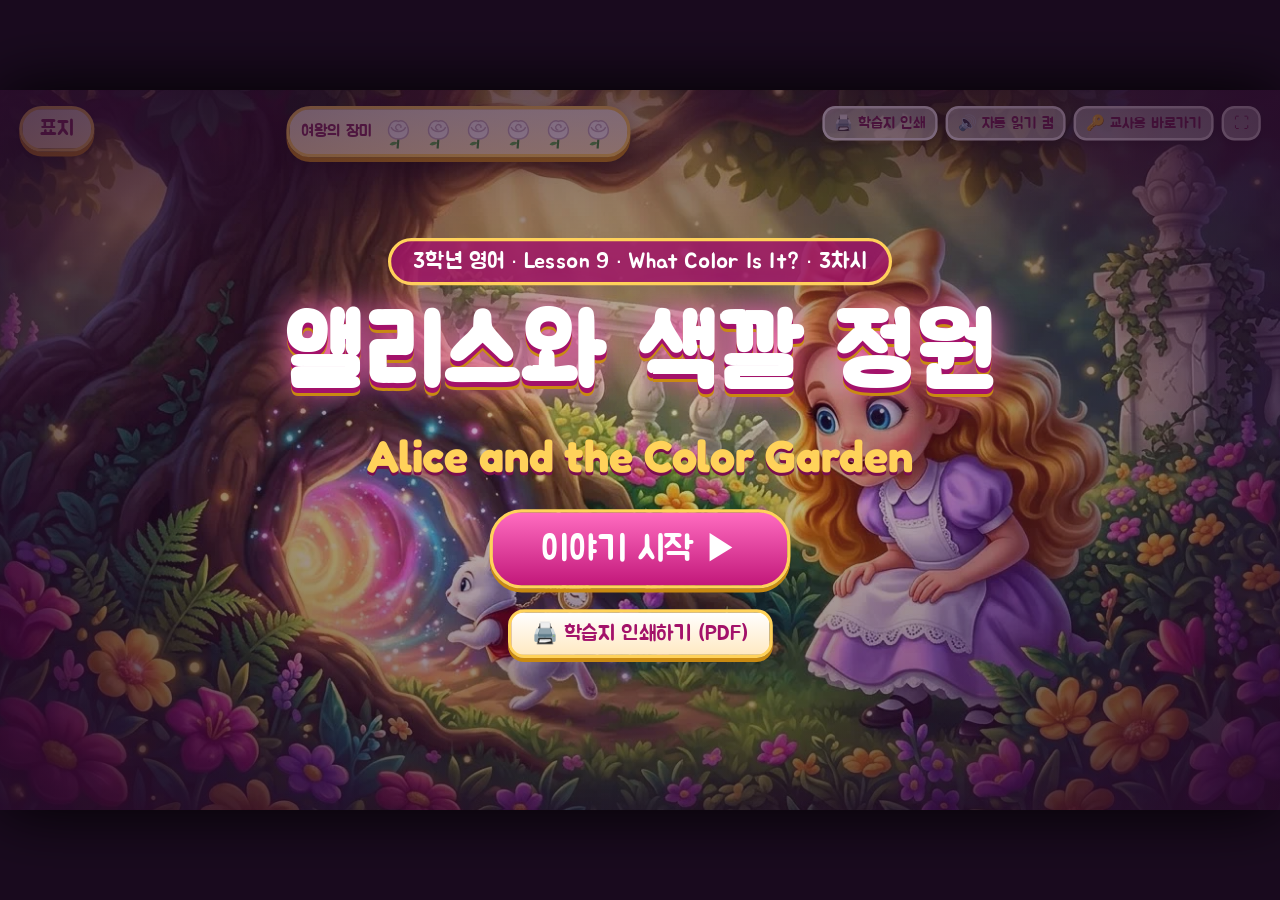
<file: alice-color/index.html>
<!doctype html>
<html lang="ko"><head><meta charset="utf-8"><meta name="viewport" content="width=device-width,initial-scale=1"><title>앨리스와 색깔 정원 · What Color Is It?</title>
<link rel="preconnect" href="https://fonts.googleapis.com"><link rel="stylesheet" href="https://fonts.googleapis.com/css2?family=Jua&family=Fredoka:wght@500;600;700&display=swap">
<style>
:root{--mag:#c2187a;--mag2:#e33fa1;--gold:#ffd25a;--gold2:#c98a12;--cream:#fff8ec;--ink:#3b1636}
*{box-sizing:border-box}html,body{margin:0;height:100%;background:#1a0b1f;overflow:hidden;font-family:'Jua',sans-serif;color:var(--ink)}
button{font-family:inherit;cursor:pointer}
#stage{position:absolute;left:50%;top:50%;width:1600px;height:900px;transform-origin:center;overflow:hidden;background:#2a0f2e;box-shadow:0 0 80px #000}
.bg{position:absolute;inset:0;background-size:cover;background-position:center;opacity:0;transition:opacity .9s;transform:scale(1.04)}
.bg.on{opacity:1;animation:kb 26s ease-in-out infinite alternate}
@keyframes kb{from{transform:scale(1.04) translate(0,0)}to{transform:scale(1.11) translate(-1.2%,-1%)}}
.vignette{position:absolute;inset:0;background:radial-gradient(ellipse at center,transparent 55%,#2a0a2a99 100%);pointer-events:none}
/* 위쪽 */
#top{position:absolute;left:24px;right:24px;top:20px;display:flex;justify-content:space-between;align-items:flex-start;gap:16px;z-index:5}
.chip,.tbtn,#roses span{white-space:nowrap}
.chip{background:linear-gradient(180deg,#fff7e6,#ffe7b8);border:4px solid var(--gold);border-radius:30px;padding:8px 22px;font-size:26px;color:#8a2a62;box-shadow:0 6px 0 var(--gold2),0 10px 24px #0006}
#roses{display:flex;gap:6px;background:linear-gradient(180deg,#fff7e6,#ffe7b8);border:4px solid var(--gold);border-radius:30px;padding:6px 14px;box-shadow:0 6px 0 var(--gold2),0 10px 24px #0006;align-items:center}
#roses span{font-size:20px;color:#8a2a62;margin-right:6px}
.rose{width:44px;height:44px;transition:transform .5s}
.rose.got{animation:pop .7s}
@keyframes pop{40%{transform:scale(1.6) rotate(-12deg)}100%{transform:scale(1)}}
#tools{display:flex;gap:10px}
.tbtn{background:#fff9;border:3px solid #fff;border-radius:16px;padding:6px 12px;font-size:19px;color:#7a1f57;box-shadow:0 4px 12px #0005}
/* 이야기 띠 */
#banner{position:absolute;left:40px;right:40px;bottom:26px;min-height:150px;z-index:6;background:linear-gradient(180deg,#e23e9f,#a3126a);border:6px solid var(--gold);border-radius:26px;box-shadow:0 8px 0 var(--gold2),0 18px 40px #000a,inset 0 2px 0 #ffffff66;padding:20px 190px 20px 40px;color:#fff;display:flex;flex-direction:column;justify-content:center;gap:8px;transition:transform .4s,opacity .4s}
#banner.mini{min-height:96px;padding-top:38px;padding-bottom:14px}#banner.mini #say{font-size:26px}#banner.mini #en{font-size:30px}
#banner.hide{transform:translateY(130%);opacity:0}
#who{position:absolute;top:-26px;left:36px;background:linear-gradient(180deg,#fff8e6,#ffdf8e);color:#a3126a;border:4px solid var(--gold);border-radius:20px;padding:4px 20px;font-size:26px}
#banner{padding-top:34px}#replay{position:absolute;top:-24px;left:230px;background:linear-gradient(180deg,#fff8e6,#ffdf8e);color:#a3126a;border:4px solid var(--gold);border-radius:20px;padding:3px 16px;font-size:22px}
#say.reading{text-shadow:0 0 12px #fff6,0 2px 0 #7a0e4d}
#say{font-size:34px;line-height:1.45;text-shadow:0 2px 0 #7a0e4d}
#en{font-family:'Fredoka',sans-serif;font-size:38px;font-weight:700;color:#fff5b8;text-shadow:0 3px 0 #7a0e4d;display:flex;align-items:center;gap:14px}
#en:empty{display:none}
.speak{background:#fff;border:3px solid var(--gold);border-radius:50%;width:54px;height:54px;font-size:26px;flex:none;box-shadow:0 4px 0 var(--gold2)}
#nav{position:absolute;right:22px;bottom:30px;display:flex;gap:10px}
.nbtn{width:70px;height:70px;border-radius:50%;border:5px solid var(--gold);background:radial-gradient(circle at 35% 30%,#fff,#ffe1a1);font-size:34px;color:#a3126a;box-shadow:0 5px 0 var(--gold2)}
.nbtn:disabled{opacity:.4}
/* 활동 판 */
#panel{position:absolute;left:50%;top:48%;max-height:680px;transform:translate(-50%,-50%) scale(.9);opacity:0;pointer-events:none;z-index:4;transition:.45s cubic-bezier(.2,1.4,.4,1);background:linear-gradient(180deg,#fffdf6ee,#fff1d6ee);border:7px solid var(--gold);border-radius:34px;box-shadow:0 10px 0 var(--gold2),0 30px 80px #000b;padding:28px 40px;max-width:1360px;min-width:700px;text-align:center}
#panel.on{opacity:1;pointer-events:auto;transform:translate(-50%,-50%) scale(1)}
#panel .corner{position:absolute;top:-48px;left:-50px;font-size:100px;line-height:1;filter:drop-shadow(0 8px 10px #0006);animation:bob 2.4s ease-in-out infinite;pointer-events:none}
@keyframes bob{0%,100%{transform:rotate(-10deg) translateY(0)}50%{transform:rotate(6deg) translateY(-10px)}}
.emo{font-size:58px;line-height:1.1;display:block}
#who .we{font-size:40px;vertical-align:middle;margin-right:6px;display:inline-block;transform:translateY(-4px)}
#panel h2{margin:0 0 6px;font-size:40px;color:#a3126a}
#panel .sub{font-size:24px;color:#7b4c6a;margin-bottom:18px}
.book{display:inline-block;background:#7a1f57;color:#fff;border-radius:14px;padding:4px 14px;font-size:20px;margin-left:8px;vertical-align:middle}
.big{font-family:'Fredoka',sans-serif;font-weight:700}
.pbtn{background:linear-gradient(180deg,#ff6cc0,#c2187a);color:#fff;border:4px solid var(--gold);border-radius:20px;padding:10px 26px;font-size:28px;box-shadow:0 5px 0 var(--gold2);margin:6px}
.pbtn.soft{background:linear-gradient(180deg,#fff,#ffe9c2);color:#a3126a}
/* ABC */
.abc{display:flex;flex-wrap:wrap;gap:8px;justify-content:center;max-width:1180px;margin:0 auto}
.tile{width:74px;height:84px;border-radius:14px;background:linear-gradient(180deg,#fff,#f1e3ff);border:3px solid #c9a7e8;font:700 44px 'Fredoka';color:#6a2c91;display:grid;place-items:center;box-shadow:0 4px 0 #b28ad6}
.tile.q{background:linear-gradient(180deg,#ffe58a,#ffbf2e);border-color:#fff;color:#a3126a;cursor:pointer;animation:glow 1.4s infinite alternate}
.tile.open{animation:flip .6s;background:linear-gradient(180deg,#ff8fd0,#d42a8c);color:#fff;border-color:#fff}
@keyframes glow{to{box-shadow:0 4px 0 #c98a12,0 0 26px #ffd25a}}
@keyframes flip{50%{transform:rotateY(90deg)}}
/* 찬트 */
.chant{display:grid;grid-template-columns:repeat(2,1fr);gap:14px;margin:6px auto 10px;max-width:980px}
.cl{background:#fff;border:4px solid #f3c7e2;border-radius:20px;padding:14px 20px;font:700 44px 'Fredoka';color:#6b2d5c;transition:.25s}
.cl b{color:#d42a8c}.cl.r b{color:#e0402a}.cl.l b{color:#2a7de0}
.cl.hl{transform:scale(1.07);background:#fff3b0;border-color:var(--gold)}
.fs{display:flex;gap:18px;justify-content:center;margin-top:8px}
.fsc{width:210px;background:#fff;border:4px solid #f3c7e2;border-radius:22px;padding:12px;cursor:pointer}
.fsc .w{font:700 46px 'Fredoka';color:#6b2d5c}.fsc .w span{display:inline-block;min-width:38px;border-bottom:4px solid #d42a8c;color:#d42a8c}
.fsc .n{font-size:22px;color:#9b6a8b}
/* Read Me */
.readme{white-space:nowrap;font:700 70px 'Fredoka';color:#d42a8c;letter-spacing:2px;margin:10px 0;text-shadow:0 5px 0 #ffd25a}
.hearts{font-size:56px;letter-spacing:8px}
/* 픽셀 */
.pixwrap{display:flex;gap:30px;align-items:center;justify-content:center}
.pix{display:grid;grid-template-columns:repeat(12,28px);gap:3px;background:#e7d9ec;padding:8px;border-radius:14px}
.px{width:28px;height:28px;font-size:15px;border-radius:6px;background:#fff;font:700 18px 'Fredoka';color:#b59ab0;display:grid;place-items:center;transition:background .3s,color .3s}
.px.z{background:#fff;color:transparent}
.legend{display:flex;flex-direction:column;gap:12px;text-align:left}
.lg{white-space:nowrap;display:flex;align-items:center;gap:12px;background:#fff;border:4px solid #f3c7e2;border-radius:18px;padding:10px 16px;font:700 34px 'Fredoka';color:#6b2d5c;cursor:pointer}
.lg i{width:42px;height:42px;border-radius:10px;border:3px solid #fff;box-shadow:0 0 0 2px #ccc;font-style:normal;display:grid;place-items:center;color:#fff;font-size:24px}
.lg.done{background:#fff7d0;border-color:var(--gold)}
/* 섞기 */
.mixrow{display:flex;align-items:center;justify-content:center;gap:20px;margin:12px 0;font:700 40px 'Fredoka';color:#6b2d5c}
.blob{width:96px;height:96px;border-radius:50%;display:grid;place-items:center;color:#fff;font-size:22px;box-shadow:inset -8px -10px 0 #0002,0 6px 14px #0003;transition:transform .6s}
.res{width:190px;height:96px;border-radius:48px;border:4px dashed #d9a3c6;display:grid;place-items:center;font:700 38px 'Fredoka';color:#c9a7bd;background:#fff;transition:.5s}
.res.on{border-style:solid;color:#fff}
.word{min-width:200px;text-align:left}
/* 몬드리안 */
.mond{display:grid;grid-template-columns:2fr 1fr 1.2fr;grid-template-rows:1.4fr 1fr 1fr;gap:12px;background:#151515;padding:12px;width:520px;height:440px;border-radius:6px;margin:0 auto}
.mb{cursor:pointer;transition:transform .2s;position:relative}
.mb:hover{transform:scale(.97)}
.mondwrap{display:flex;gap:30px;align-items:center;justify-content:center}
.bubbles{width:520px;text-align:left;display:flex;flex-direction:column;gap:14px}
.bub{background:#fff;border:4px solid #f3c7e2;border-radius:24px;padding:14px 22px;font:700 40px 'Fredoka';color:#6b2d5c;opacity:.35;transform:translateY(10px);transition:.4s}
.bub.on{opacity:1;transform:none}
.bub.q{border-color:#ff8fc8;background:#fff0f8}
.bub small{display:block;font:20px 'Jua';color:#a07a95}
.aha{margin-top:12px;background:#fff3b0;border:4px solid var(--gold);border-radius:20px;padding:10px 18px;font:700 34px 'Fredoka';color:#7a1f57}
/* 미션 */
.steps{display:grid;grid-template-columns:repeat(3,1fr);gap:16px;margin:8px 0 14px}
.st{background:#fff;border:4px solid #f3c7e2;border-radius:22px;padding:10px 14px;font-size:23px;color:#6b2d5c}
.st b{display:block;font-size:34px;color:#d42a8c}
.talk{background:#fff0f8;border:4px dashed #ff8fc8;border-radius:22px;padding:10px;font:700 32px 'Fredoka';color:#6b2d5c;line-height:1.5}
.timer{font:700 54px 'Fredoka';color:#a3126a;margin-right:10px}
.trow{display:flex;align-items:center;justify-content:center;gap:4px;margin-top:10px}.trow .pbtn{font-size:22px;padding:8px 16px}
/* 마무리 */
.diary{display:flex;gap:16px;justify-content:center;margin:12px 0}
.dw{background:#fff;border:4px solid #f3c7e2;border-radius:18px;padding:10px 22px;font:700 44px 'Fredoka';color:#6b2d5c}
/* 표지 */
#cover{position:absolute;inset:0;z-index:8;display:flex;flex-direction:column;align-items:center;justify-content:center;gap:14px;background:radial-gradient(ellipse at center,#2a0a2a33,#2a0a2acc)}
#endScreen{position:absolute;inset:0;z-index:8;display:flex;flex-direction:column;align-items:center;justify-content:center;gap:14px;background:radial-gradient(ellipse at center,#2a0a2a22,#2a0a2acc)}
#endScreen h1,#cover h1{margin:0;font-size:120px;color:#fff;text-shadow:0 6px 0 #a3126a,0 10px 0 var(--gold2),0 0 40px #ff6cc0;letter-spacing:4px}
#endScreen .eng,#cover .eng{font:700 56px 'Fredoka';color:var(--gold);text-shadow:0 4px 0 #7a0e4d}
#endScreen .info,#cover .info{font-size:28px;color:#fff;background:#a3126acc;border:4px solid var(--gold);border-radius:30px;padding:8px 28px}
.startbtn{margin-top:20px;font-size:44px;padding:16px 60px;border-radius:40px}
/* 반짝이 */
.spark{position:absolute;pointer-events:none;width:10px;height:10px;border-radius:50%;background:radial-gradient(#fff,#ffd25a 50%,transparent 70%);animation:fly 1.2s ease-out forwards;z-index:9}
@keyframes fly{to{transform:translate(var(--dx),var(--dy)) scale(.2);opacity:0}}
/* 비밀번호 */
#pass{position:fixed;inset:0;background:#000a;display:none;place-items:center;z-index:50}
#pass.on{display:grid}
#pass form{background:#fff8ec;border:6px solid var(--gold);border-radius:24px;padding:30px 40px;text-align:center;font-size:24px}
#pass input{font-size:30px;padding:8px;width:220px;text-align:center;border:3px solid #e3b8d3;border-radius:12px;margin:12px 0;display:block}
.mode-student .tonly{display:none!important}
.mode-teacher .sonly{display:none!important}
</style></head>
<body class="mode-student">
<div id="stage">
  <div id="bgs"></div><div class="vignette"></div>
  <div id="top">
    <div style="display:flex;gap:12px;align-items:center"><div class="chip" id="sceneChip">표지</div><div class="chip" id="actChip" style="display:none"></div></div>
    <div id="roses"><span>여왕의 장미</span></div>
    <div id="tools">
      <button class="tbtn" id="wsBtn" onclick="window.open('worksheet.html','_blank')">🖨️ 학습지 인쇄</button>
      <button class="tbtn" id="autoBtn">🔊 자동 읽기 켬</button>
      <button class="tbtn tonly" id="toggleBanner" title="이야기 띠 숨기기/보이기">💬 이야기</button>
      <button class="tbtn tonly" id="studentLink">🧒 학생용 바로가기</button>
      <button class="tbtn sonly" id="teacherLink">🔑 교사용 바로가기</button>
      <button class="tbtn" id="fullBtn">⛶</button>
    </div>
  </div>
  <div id="panel"></div>
  <div id="banner" class="hide"><div id="who">이야기</div><button id="replay" title="다시 듣기">🔊 다시 듣기</button><div id="say"></div><div id="en"></div>
    <div id="nav"><button class="nbtn" id="prev" aria-label="이전">◀</button><button class="nbtn" id="next" aria-label="다음">▶</button></div></div>
  <div id="cover">
    <div class="info">3학년 영어 · Lesson 9 · What Color Is It? · 3차시</div>
    <h1>앨리스와 색깔 정원</h1>
    <div class="eng">Alice and the Color Garden</div>
    <button class="pbtn startbtn" id="startBtn">이야기 시작 ▶</button>
    <button class="pbtn soft" onclick="window.open('worksheet.html','_blank')" style="font-size:26px">🖨️ 학습지 인쇄하기 (PDF)</button>
  </div>
</div>
<div id="pass"><form id="passForm"><div>교사용 비밀번호</div><input id="passIn" type="password" inputmode="numeric" autocomplete="off"><button class="pbtn">들어가기</button> <button type="button" class="pbtn soft" id="passX">닫기</button><div id="passMsg" style="color:#c2187a;font-size:20px;margin-top:6px"></div></form></div>
<script>
const $=id=>document.getElementById(id);
// ---------- 화면 맞추기 ----------
function fit(){const s=Math.min(innerWidth/1600,innerHeight/900);$('stage').style.transform=`translate(-50%,-50%) scale(${s})`}addEventListener('resize',fit);fit();
// ---------- 모드 ----------
let mode=new URLSearchParams(location.search).get('mode')==='teacher'||sessionStorage.getItem('alice-mode')==='teacher'?'teacher':'student';
function setMode(m){mode=m;sessionStorage.setItem('alice-mode',m);document.body.className='mode-'+m}
setMode(mode);
$('teacherLink').onclick=()=>{$('pass').classList.add('on');$('passIn').value='';$('passMsg').textContent='';setTimeout(()=>$('passIn').focus(),50)};
$('passX').onclick=()=>$('pass').classList.remove('on');
$('passForm').onsubmit=e=>{e.preventDefault();if($('passIn').value.trim()==='0634'){$('pass').classList.remove('on');setMode('teacher')}else $('passMsg').textContent='비밀번호가 맞지 않아요.'};
$('studentLink').onclick=()=>setMode('student');
$('fullBtn').onclick=()=>{if(document.fullscreenElement)document.exitFullscreen();else document.documentElement.requestFullscreen?.()};
$('toggleBanner').onclick=()=>$('banner').classList.toggle('hide');
// ---------- 소리 ----------
let AC;function ac(){if(!AC)AC=new (window.AudioContext||window.webkitAudioContext)();return AC}
function chime(notes=[880,1175,1568],gap=.09,type='sine',vol=.12){try{const a=ac(),t=a.currentTime;notes.forEach((f,i)=>{const o=a.createOscillator(),g=a.createGain();o.type=type;o.frequency.value=f;g.gain.setValueAtTime(.0001,t+i*gap);g.gain.exponentialRampToValueAtTime(vol,t+i*gap+.02);g.gain.exponentialRampToValueAtTime(.0001,t+i*gap+.6);o.connect(g).connect(a.destination);o.start(t+i*gap);o.stop(t+i*gap+.65)})}catch{}}
const sfx={ding:()=>chime([1046,1568]),win:()=>chime([784,988,1175,1568,2093],.08),page:()=>chime([660,880],.06,'triangle',.06),pop:()=>chime([520,1040],.05,'triangle',.1)};
let voices=[];function loadVoices(){voices=speechSynthesis.getVoices()}speechSynthesis.onvoiceschanged=loadVoices;loadVoices();
function voice(kind){const en=voices.filter(v=>/^en[-_](US|GB)/i.test(v.lang));if(kind==='girl')return en.find(v=>/female|samantha|zira|aria|jenny|google us english/i.test(v.name))||en[0];return en.find(v=>/male|daniel|david|guy|uk english male/i.test(v.name))||en[1]||en[0]}
async function speak(text,opt={}){const key=CLIP_EN[text];if(!opt.keep){speechSynthesis.cancel();stopAudio();readToken++}if(key){const ok=await playClip(key,opt.clipRate||1);if(ok)return}return ttsSpeak(text,opt)}
function ttsSpeak(text,{rate=.85,pitch=1.1,who='girl',keep=false}={}){return new Promise(res=>{try{const u=new SpeechSynthesisUtterance(text);u.lang='en-US';u.rate=rate;u.pitch=pitch;const v=voice(who);if(v)u.voice=v;u.onend=res;u.onerror=res;speechSynthesis.speak(u)}catch{res()}})}
const KO_VOICE={'이야기':{pitch:1,rate:1},'앨리스':{pitch:1.3,rate:1.05},'흰 토끼':{pitch:1.6,rate:1.15},'하트 여왕':{pitch:.75,rate:.95},'카드 정원사':{pitch:1.15,rate:1.1}};
function koVoice(){return voices.find(v=>/^ko/i.test(v.lang)&&/google/i.test(v.name))||voices.find(v=>/^ko/i.test(v.lang))}
function speakKo(text,who){return new Promise(res=>{try{const k=KO_VOICE[who]||KO_VOICE['이야기'];const u=new SpeechSynthesisUtterance(text.replace(/["“”]/g,''));u.lang='ko-KR';u.pitch=k.pitch;u.rate=k.rate;const v=koVoice();if(v)u.voice=v;u.onend=res;u.onerror=res;speechSynthesis.speak(u)}catch{res()}})}
let autoRead=localStorage.getItem('alice-auto')!=='off',readToken=0;
function autoUI(){$('autoBtn').textContent=autoRead?'🔊 자동 읽기 켬':'🔇 자동 읽기 끔'}autoUI();
$('autoBtn').onclick=()=>{autoRead=!autoRead;localStorage.setItem('alice-auto',autoRead?'on':'off');autoUI();if(!autoRead){readToken++;speechSynthesis.cancel()}else readStep()};
async function readStep(){const s=STEPS[step];if(!s)return;const my=++readToken;speechSynthesis.cancel();stopAudio();await new Promise(r=>setTimeout(r,350));if(my!==readToken)return;$('say').classList.add('reading');const ok=await playClip('n'+String(step+1).padStart(2,'0'));if(!ok&&my===readToken)await speakKo(s.say,s.who);$('say').classList.remove('reading');if(my!==readToken||!s.en)return;await new Promise(r=>setTimeout(r,250));if(my!==readToken)return;const boy=s.enWho==='boy';await speak(s.en,{who:s.enWho||'girl',pitch:boy?.95:1.15,rate:.85,keep:true})}
// ---------- 녹음 파일 ----------
const CLIP_EN={"Look! Look! I'm late!":'e_late',"What color is it?":'e_what',"It's blue. I like blue.":'e_like',"That's right! Thank you!":'e_right',"That's right! Thank you, everyone!":'e_right2',"Look! Look! Rabbit! Rabbit!":'readme',"It's purple.":'c_purple',"It's red.":'c_red',"It's green.":'c_green',"It's yellow.":'c_yellow',"It's blue.":'c_blue',"It's white.":'c_white',"Wow! A red rose!":'wow',"red and blue... purple!":'m_purple',"yellow and blue... green!":'m_green',"red and yellow... orange!":'m_orange',"l, l, look":'ch_look',"l, l, like":'ch_like',"r, r, red":'ch_red',"r, r, rabbit":'ch_rabbit',"look":'w_look',"like":'w_like',"red":'w_red',"rabbit":'w_rabbit',"D":'l_d',"H":'l_h',"Q":'l_q',"Y":'l_y'};
let curAudio=null;const audioCache={};
function clip(key){if(!audioCache[key]){const a=new Audio('audio/'+key+'.mp3');a.preload='auto';audioCache[key]=a}return audioCache[key]}
function stopAudio(){if(curAudio){curAudio.pause();curAudio=null}}
function playClip(key,rate=1){return new Promise(res=>{try{stopAudio();const a=clip(key);a.currentTime=0;a.playbackRate=rate;a.preservesPitch=false;curAudio=a;let done=false;const fin=ok=>{if(done)return;done=true;a.onended=a.onerror=null;res(ok)};a.onended=()=>fin(true);a.onerror=()=>fin(false);a.play().catch(()=>fin(false))}catch{res(false)}})}
// ---------- 장미 ----------
const ROSE_N=6;let roses=0;
function roseSVG(red){const c=red?'#e0193c':'#fdf7fb',d=red?'#8f0a22':'#c9b4c3',h=red?'#ff6b7e':'#ffffff';return `<svg class="rose" viewBox="0 0 48 48"><path d="M24 31 C24 38 23 43 23 47" stroke="#3f8f3a" stroke-width="3" fill="none"/><path d="M23 39 c-6 -3 -10 0 -11 3 c5 2 9 0 11 -3z" fill="#5bb04f"/><path d="M24 34 C12 34 8 24 12 16 C14 10 20 8 24 10 C28 8 34 10 36 16 C40 24 36 34 24 34Z" fill="${c}" stroke="${d}" stroke-width="2"/><path d="M14 18 C18 26 30 26 34 18" fill="none" stroke="${d}" stroke-width="2"/><path d="M24 22 C20 22 19 17 22 15 C25 13 29 16 27 19" fill="none" stroke="${d}" stroke-width="2"/><circle cx="19" cy="14" r="2" fill="${h}" opacity=".8"/></svg>`}
function drawRoses(popIdx=-1){const box=$('roses');box.innerHTML='<span>여왕의 장미</span>'+Array.from({length:ROSE_N},(_,i)=>roseSVG(i<roses)).join('');if(popIdx>=0)box.querySelectorAll('.rose')[popIdx]?.classList.add('got')}
const earned=new Set();
function earn(key){if(earned.has(key))return;earned.add(key);roses=Math.min(ROSE_N,roses+1);drawRoses(roses-1);sfx.win();sparkle($('roses'),24)}
function bloomAll(){let k=0;const t=setInterval(()=>{if(roses>=ROSE_N){clearInterval(t);return}roses++;drawRoses(roses-1);sfx.ding();sparkle($('roses'),12);k++},350)}
drawRoses();
function sparkle(el,n=18){const r=el.getBoundingClientRect(),st=$('stage').getBoundingClientRect(),s=st.width/1600;for(let i=0;i<n;i++){const p=document.createElement('div');p.className='spark';p.style.left=((r.left+r.width/2-st.left)/s)+'px';p.style.top=((r.top+r.height/2-st.top)/s)+'px';p.style.setProperty('--dx',(Math.random()-.5)*400+'px');p.style.setProperty('--dy',(Math.random()-.5)*300+'px');$('stage').append(p);setTimeout(()=>p.remove(),1300)}}
// ---------- 배경 ----------
const IMG=n=>'img/scene'+n+'.webp';
for(let i=1;i<=8;i++){const d=document.createElement('div');d.className='bg';d.id='bg'+i;d.style.backgroundImage=`url(${IMG(i)})`;$('bgs').append(d)}
let curBg=0;function showBg(n){if(n===curBg)return;document.querySelectorAll('.bg').forEach(b=>b.classList.toggle('on',b.id==='bg'+n));curBg=n}
showBg(1);
// ---------- 활동 판 ----------
let timerInt=null;
function panel(html,setup){clearInterval(timerInt);const p=$('panel');p.classList.remove('on');const m=html&&html.match(/^<h2>(\S+)\s/);if(m)html='<div class="corner">'+m[1]+'</div>'+html.replace(m[0],'<h2>');setTimeout(()=>{p.innerHTML=html;p.classList.add('on');setup&&setup(p)},html?160:0);if(!html)p.classList.remove('on')}
function hidePanel(){clearInterval(timerInt);$('panel').classList.remove('on')}

// 1) 알파벳 자물쇠
function abcPanel(){const L='ABCDEFGHIJKLMNOPQRSTUVWXYZ'.split(''),Q=['D','H','Q','Y'];panel(`<h2>🗝️ 알파벳 자물쇠를 풀어요!<span class="book">교과서 108쪽 ABC Fun</span></h2><div class="sub">A부터 Z까지 차례대로! 빈칸에 들어갈 알파벳을 교과서에 쓰고, 노란 칸을 눌러 확인해요.</div><div class="abc">${L.map(c=>Q.includes(c)?`<div class="tile q" data-c="${c}">?</div>`:`<div class="tile">${c}</div>`).join('')}</div><div id="abcMsg" class="sub" style="margin-top:16px"></div>`,p=>{let open=0;p.querySelectorAll('.tile.q').forEach(t=>t.onclick=()=>{if(t.classList.contains('open'))return;t.classList.add('open');t.textContent=t.dataset.c;sfx.ding();speak(t.dataset.c,{rate:.8});open++;if(open===4){setTimeout(()=>{$('abcMsg').innerHTML='<span class="big" style="font-size:40px;color:#d42a8c">D · H · Q · Y — 철컥! 문이 열렸어요! 🗝️</span>';earn('abc');sparkle(p,40)},500)}})})}
// 2) 찬트 + 첫소리
const CH=[['l','/l/ /l/ ','look','l, l, look','👀'],['l','/l/ /l/ ','like','l, l, like','👍'],['r','/r/ /r/ ','red','r, r, red','🔴'],['r','/r/ /r/ ','rabbit','r, r, rabbit','🐰']];
function chantPanel(){panel(`<h2>🎶 Phonics Chant <span class="book">교과서 108쪽 Sounds Fun A</span></h2><div class="sub">혀의 위치를 느껴 봐요! <b style="color:#2a7de0">l</b>은 혀끝을 앞니 뒤에 대고, <b style="color:#e0402a">r</b>은 혀를 말아요.</div><div class="chant">${CH.map((c,i)=>`<div class="cl ${c[0]}" id="cl${i}"><span style="font-size:50px;vertical-align:middle;margin-right:8px">${c[4]}</span>${c[1]}<b>${c[2][0]}</b>${c[2].slice(1)}</div>`).join('')}</div><button class="pbtn" id="chantGo">▶ 찬트 듣고 따라 하기</button><button class="pbtn soft" id="chantFast">⚡ 빠르게 한 번 더</button>`,p=>{const run=async rate=>{for(let k=0;k<4;k++){p.querySelectorAll('.cl').forEach(e=>e.classList.remove('hl'));$('cl'+k).classList.add('hl');await speak(CH[k][3],{rate,clipRate:rate>1?1.3:1});await new Promise(r=>setTimeout(r,rate>1?250:700))}p.querySelectorAll('.cl').forEach(e=>e.classList.remove('hl'))};$('chantGo').onclick=()=>run(.75);$('chantFast').onclick=()=>run(1.15)})}
function firstSoundPanel(){const W=[['like','ike','👍'],['rabbit','abbit','🐰'],['look','ook','👀'],['red','ed','🔴']];panel(`<h2>🕵️ 첫소리를 찾아라! <span class="book">교과서 108쪽 Sounds Fun B</span></h2><div class="sub">🔊을 눌러 잘 듣고, 교과서에 <b>l</b> 또는 <b>r</b>을 써요. 카드를 누르면 정답이 보여요.</div><div class="fs">${W.map((w,i)=>`<div class="fsc" data-i="${i}"><span class="emo">${w[2]}</span><div class="n">${i+1}번 <button class="speak" data-w="${w[0]}">🔊</button></div><div class="w"><span>?</span>${w[1]}</div></div>`).join('')}</div><div class="sub" id="fsMsg" style="margin-top:14px">정답을 모두 맞히면 그림 속 토끼가 완성돼요!</div>`,p=>{let n=0;p.querySelectorAll('.speak').forEach(b=>b.onclick=e=>{e.stopPropagation();speak(b.dataset.w,{rate:.75})});p.querySelectorAll('.fsc').forEach(c=>c.onclick=()=>{const s=c.querySelector('.w span');if(s.textContent!=='?')return;const w=W[c.dataset.i][0];s.textContent=w[0];s.style.color=w[0]==='r'?'#e0402a':'#2a7de0';sfx.ding();speak(w,{rate:.8});if(++n===4){$('fsMsg').innerHTML='<span class="big" style="color:#d42a8c;font-size:34px">1. like · 2. rabbit · 3. look · 4. red ✨</span>'}})})}
// 3) 빨리 읽기
function readMePanel(){panel(`<h2>🐰 토끼를 따라잡아라! <span class="book">교과서 108쪽 Read Me</span></h2><div class="sub">점점 빠르게 다섯 번 읽어요. 한 번 읽을 때마다 버튼을 눌러요!</div><div class="readme"><span style="font-size:66px">👀</span> Look! Look!<br><span style="font-size:66px">🐰</span> Rabbit! Rabbit! <span style="font-size:60px">💨</span></div><div class="hearts" id="hearts">🤍🤍🤍🤍🤍</div><button class="pbtn" id="rmGo">📢 1번째 읽기</button>`,p=>{let k=0;const rates=[.7,.85,1,1.2,1.45];$('rmGo').onclick=async()=>{if(k>=5)return;$('rmGo').disabled=true;await speak('Look! Look! Rabbit! Rabbit!',{rate:rates[k],who:'boy',pitch:1.3,clipRate:[.9,1.05,1.2,1.4,1.65][k]});k++;$('hearts').textContent='❤️'.repeat(k)+'🤍'.repeat(5-k);sfx.pop();$('rmGo').disabled=false;if(k<5)$('rmGo').textContent=`📢 ${k+1}번째 읽기 (더 빠르게!)`;else{$('rmGo').textContent='🎉 토끼를 따라잡았어요!';earn('readme');sparkle(p,40)}}})}
// 4) 픽셀 아트
const PIX=["110000000011","100222222001","002222222200","022222222220","022222222220","002222222200","000222222000","000003300000","033003300330","003303303300","000033330000","044444444440","004444444400","000444444000"];
const PCOL={1:['#9b4fd6','purple'],2:['#e0193c','red'],3:['#37a84a','green'],4:['#ffc928','yellow']};
function pixelPanel(){panel(`<h2>🌹 카드 정원사의 비밀 설계도 <span class="book">교과서 109쪽 Read and Do</span></h2><div class="sub">문장을 읽고 숫자에 맞는 색을 칠해요. 교과서 도안도 같은 방법으로 색칠해요!</div><div class="pixwrap"><div class="pix" id="pix">${PIX.join('').split('').map(n=>`<div class="px ${n==='0'?'z':''}" data-n="${n}">${n==='0'?'':n}</div>`).join('')}</div><div class="legend">${[1,2,3,4].map(n=>`<div class="lg" data-n="${n}"><i style="background:${PCOL[n][0]}">${'①②③④'[n-1]}</i>It's ${PCOL[n][1]}.</div>`).join('')}<div class="sub" style="text-align:left;margin:4px 0 0">문장을 누르면 읽어 주고<br>그 숫자 칸이 칠해져요.</div></div></div>`,p=>{const done=new Set();p.querySelectorAll('.lg').forEach(l=>l.onclick=()=>{const n=l.dataset.n;speak(`It's ${PCOL[n][1]}.`,{rate:.8});l.classList.add('done');const cells=[...p.querySelectorAll(`.px[data-n="${n}"]`)];cells.forEach((c,i)=>setTimeout(()=>{c.style.background=PCOL[n][0];c.style.color='#fff8'},i*25));done.add(n);sfx.ding();if(done.size===4)setTimeout(()=>{earn('pixel');sparkle($('pix'),40);speak('Wow! A red rose!',{rate:.85})},cells.length*25+300)})})}
// 5) 물감 섞기
const MIX=[['red','#e0193c','blue','#2a63e0','purple','#9b4fd6'],['yellow','#ffc928','blue','#2a63e0','green','#37a84a'],['red','#e0193c','yellow','#ffc928','orange','#ff8a1f']];
function mixPanel(){panel(`<h2>🎨 마법 물감 섞기 <span class="book">교과서 109쪽 Write and Do</span></h2><div class="sub">두 물감을 섞으면 무슨 색이 될까요? 교과서에 먼저 쓰고, <b>섞기</b>를 눌러 확인해요.</div>${MIX.map((m,i)=>`<div class="mixrow"><div class="blob" style="background:${m[1]}">${m[0]}</div>+<div class="blob" style="background:${m[3]}">${m[2]}</div>=<div class="res" id="res${i}">?</div><button class="pbtn" data-i="${i}">섞기 ✨</button></div>`).join('')}`,p=>{let n=0;p.querySelectorAll('button[data-i]').forEach(b=>b.onclick=()=>{const i=b.dataset.i,m=MIX[i],r=$('res'+i);if(r.classList.contains('on'))return;const bl=b.parentElement.querySelectorAll('.blob');bl[0].style.transform='translateX(60px)';bl[1].style.transform='translateX(-60px)';setTimeout(()=>{bl[0].style.transform=bl[1].style.transform='';r.classList.add('on');r.style.background=m[5];r.textContent=m[4];sfx.ding();sparkle(r,14);speak(`${m[0]} and ${m[2]}... ${m[4]}!`,{rate:.8});if(++n===3)setTimeout(()=>earn('mix'),900)},650)})})}
// 6) 몬드리안
const MOND=[['#2a63e0','blue','grid-row:1/3'],['#fff','white',''],['#ffc928','yellow',''],['#fff','white','grid-column:2/4'],['#e0193c','red','grid-row:3;grid-column:1/3'],['#2a63e0','blue','']];
function mondPanel(){panel(`<h2>👑 여왕의 질문: What color is it? <span class="book">교과서 110쪽 Write and Talk</span></h2><div class="sub">그림의 칸을 누르면 여왕이 물어요. 다 함께 대답해요! 교과서에는 단어를 따라 써요.</div><div class="mondwrap"><div class="mond">${MOND.map((m,i)=>`<div class="mb" data-i="${i}" style="background:${m[0]};${m[2]}"></div>`).join('')}</div><div class="bubbles"><div class="bub q" id="bq"><small>👑 여왕</small>What color is it?</div><div class="bub" id="ba"><small>🙋 우리 반</small><span id="baT">It's ...</span></div><div class="aha">💡 It is = <span style="color:#d42a8c">It's</span></div></div></div>`,p=>{const seen=new Set();p.querySelectorAll('.mb').forEach(b=>b.onclick=async()=>{const m=MOND[b.dataset.i];$('bq').classList.remove('on');$('ba').classList.remove('on');await new Promise(r=>setTimeout(r,150));$('bq').classList.add('on');sfx.pop();await speak('What color is it?',{who:'boy',pitch:.9,rate:.85});await new Promise(r=>setTimeout(r,1400));$('baT').textContent=`It's ${m[1]}.`;$('ba').classList.add('on');speak(`It's ${m[1]}.`,{rate:.8});seen.add(m[1]);if(seen.size>=3)earn('mond')})})}
// 7) 미션
function missionPanel(){panel(`<h2>🖼️ Mission 3 · 나만의 명화 <span class="book">교과서 110쪽</span></h2><div class="sub" style="margin-bottom:8px">여왕의 그림에 색을 되찾아 주세요!</div><div class="steps"><div class="st"><span class="emo" style="font-size:38px">🖍️</span><b>①</b>그림의 빈 곳을<br>원하는 색으로 칠해요</div><div class="st"><span class="emo" style="font-size:38px">✏️</span><b>②</b>칠한 색을 넣어<br><span class="big">It's ____.</span> 문장을 써요</div><div class="st"><span class="emo" style="font-size:38px">🗣️</span><b>③</b>모둠 친구에게<br>내 그림을 소개해요</div></div><div class="talk">🙋 What color is it? &nbsp;→&nbsp; 🎨 It's <u>blue</u>. I like <u>blue</u>.</div><div class="trow tonly"><span class="timer" id="tm">08:00</span><button class="pbtn soft" data-m="5">5분</button><button class="pbtn soft" data-m="8">8분</button><button class="pbtn soft" data-m="10">10분</button><button class="pbtn" id="tmGo">▶ 시작</button></div><div style="margin-top:4px"><button class="pbtn soft" id="done3" style="font-size:24px;padding:6px 20px">✅ 모두 완성했어요!</button></div>`,p=>{let left=480,run=false;const show=()=>$('tm').textContent=String(Math.floor(left/60)).padStart(2,'0')+':'+String(left%60).padStart(2,'0');p.querySelectorAll('[data-m]').forEach(b=>b.onclick=()=>{left=b.dataset.m*60;show()});$('tmGo').onclick=()=>{run=!run;$('tmGo').textContent=run?'⏸ 멈춤':'▶ 시작';clearInterval(timerInt);if(run)timerInt=setInterval(()=>{left=Math.max(0,left-1);show();if(left<=10&&left>0)chime([1200],.1,'sine',.06);if(!left){clearInterval(timerInt);sfx.win();run=false;$('tmGo').textContent='▶ 시작'}},1000)};$('done3').onclick=()=>{earn('mission');sparkle(p,50)}})}
// 8) 마무리
function diaryPanel(){panel(`<h2>📔 앨리스의 일기 · My ABC Diary <span class="book">교과서 110쪽</span></h2><div class="sub">오늘 배운 단어를 교과서에 써 보세요.</div><div class="diary">${['look','like','red','rabbit'].map((w,i)=>`<div class="dw"><span class="emo">${['👀','👍','🔴','🐰'][i]}</span><span style="color:${w[0]==='r'?'#e0402a':'#2a7de0'}">${w[0]}</span>${w.slice(1)}</div>`).join('')}</div><div class="sub">가장 자신 있게 참여한 활동은 무엇이었나요? 🌹</div><button class="pbtn" id="cele">🎉 That's right!</button>`,p=>{$('cele').onclick=()=>{for(let i=0;i<5;i++)setTimeout(()=>sparkle(p,30),i*250);sfx.win();speak("That's right! Thank you, everyone!",{rate:.85,who:'boy',pitch:.9})}})}

// ---------- 이야기 ----------
const N='이야기',A='앨리스',R='흰 토끼',Q='하트 여왕',C='카드 정원사';
const STEPS=[
{bg:1,scene:'1. 토끼 굴',who:N,say:'따스한 오후, 꽃밭에서 놀던 앨리스 앞으로 조끼를 입은 흰 토끼가 휙 지나갔어요.'},
{bg:1,scene:'1. 토끼 굴',who:R,say:'흰 토끼는 금시계를 보며 소리쳤어요.',en:"Look! Look! I'm late!",enWho:'boy'},
{bg:1,scene:'1. 토끼 굴',who:A,say:'"토끼가 시계를 봐! 따라가 보자!"'},
{bg:2,scene:'2. 작은 황금 문',who:N,say:'굴 아래에는 찻잔과 열쇠가 둥둥 떠다니고, 작은 황금 문이 하나 있었어요. 문에는 알파벳 자물쇠가 걸려 있었지요.'},
{bg:2,scene:'2. 작은 황금 문',who:R,say:'"A부터 Z까지 차례대로 맞춰야 열려! 빠진 글자는 네 개야!"',act:abcPanel,actName:'ABC Fun'},
{bg:3,scene:'3. 버섯 숲',who:N,say:'문 너머는 반짝이는 버섯 숲! 흰 토끼는 노래를 부르며 달려갔어요. 노래를 따라 부르면 토끼를 놓치지 않아요.',act:chantPanel,actName:'Sounds Fun A'},
{bg:3,scene:'3. 버섯 숲',who:A,say:'"앗, 토끼가 땅에 수수께끼를 써 놓았어! 첫 글자가 지워졌네?"',act:firstSoundPanel,actName:'Sounds Fun B'},
{bg:3,scene:'3. 버섯 숲',who:R,say:'"나를 잡고 싶으면 점점 빠르게 다섯 번 외쳐 봐!"',act:readMePanel,actName:'Read Me'},
{bg:4,scene:'4. 여왕의 장미 정원',who:N,say:'토끼를 따라 도착한 곳은 하트 여왕의 장미 정원. 그런데 카드 정원사들이 발을 동동 구르고 있었어요.'},
{bg:4,scene:'4. 여왕의 장미 정원',who:C,say:'"큰일이야! 여왕님은 빨간 장미를 좋아하시는데, 우리가 실수로 흰 장미를 심었어!"'},
{bg:4,scene:'4. 여왕의 장미 정원',who:C,say:'"여기 비밀 설계도가 있어. 번호대로 색을 칠하면 장미가 빨개질 거야. 도와줄래?"',act:pixelPanel,actName:'Read and Do'},
{bg:5,scene:'5. 마법 물감 공방',who:N,say:'그런데 물감이 모자라요! 공방에는 빨강, 노랑, 파랑 세 가지 물감뿐이었어요.'},
{bg:5,scene:'5. 마법 물감 공방',who:A,say:'"괜찮아! 섞으면 새로운 색을 만들 수 있어!"',act:mixPanel,actName:'Write and Do'},
{bg:6,scene:'6. 여왕의 미술관',who:Q,say:'"내 미술관의 그림들이 모두 사라졌어!"'},
{bg:6,scene:'6. 여왕의 미술관',who:Q,say:'"딱 한 장 남은 이 그림의 색깔을 말해 주면 기분이 좋아질 것 같구나."',en:'What color is it?',enWho:'boy',act:mondPanel,actName:'Write and Talk'},
{bg:7,scene:'7. 색을 잃은 그림',who:N,say:'미술관 안쪽에는 색을 잃어버린 그림 두 점이 있었어요. 아늑한 방 그림과 별이 빛나는 밤 그림이에요.'},
{bg:7,scene:'7. 색을 잃은 그림',who:A,say:'"우리가 좋아하는 색으로 칠해서 그림에 색을 되찾아 주자! 다 칠하면 친구에게 소개해 줘."',en:"It's blue. I like blue.",act:missionPanel,actName:'Mission 3'},
{bg:8,scene:'8. 색깔 정원',who:N,say:'여러분 덕분에 정원의 장미가 모두 빨갛게 피어났어요! 미술관의 그림에도 알록달록 색이 돌아왔지요.',onShow:bloomAll},
{bg:8,scene:'8. 색깔 정원',who:Q,say:'"모두 고맙구나! 아주 잘했어!"',en:"That's right! Thank you!",enWho:'boy'},
{bg:8,scene:'8. 색깔 정원',who:A,say:'"오늘 배운 말을 일기에 써 둘래요!"',act:diaryPanel,actName:'My ABC Diary'}];
let step=-1;
function go(i){i=Math.max(0,Math.min(STEPS.length-1,i));const s=STEPS[i];if(i!==step)sfx.page();step=i;speechSynthesis.cancel();showBg(s.bg);$('sceneChip').textContent=s.scene;$('who').innerHTML='<span class="we">'+({'이야기':'📖','앨리스':'👧','흰 토끼':'🐰','하트 여왕':'👑','카드 정원사':'🃏'}[s.who]||'✨')+'</span>'+s.who;$('say').textContent=s.say;const en=$('en');en.innerHTML='';if(s.en){const b=document.createElement('button');b.className='speak';b.textContent='🔊';b.onclick=()=>speak(s.en,{who:s.enWho||'girl',pitch:s.enWho==='boy'?.95:1.15});en.append(b,document.createTextNode(s.en))}$('banner').classList.remove('hide');$('prev').disabled=i===0;$('next').disabled=false;$('banner').classList.toggle('mini',!!s.act);if(s.act){$('actChip').style.display='';$('actChip').textContent='✏️ '+s.actName;s.act()}else{$('actChip').style.display='none';hidePanel()}if(s.onShow)s.onShow();readToken++;clip('n'+String(i+2).padStart(2,'0'));if(autoRead)readStep()}
$('replay').onclick=()=>readStep();
$('next').onclick=()=>{if(step>=STEPS.length-1)showEnd();else go(step+1)};$('prev').onclick=()=>go(step-1);
$('startBtn').onclick=()=>{ac();$('cover').remove();go(0);sfx.win()};
function showEnd(){if($('endScreen'))return;stopAudio();speechSynthesis.cancel();hidePanel();$('banner').classList.add('hide');bloomAll();const d=document.createElement('div');d.id='endScreen';d.innerHTML=`<div class="info">Alice and the Color Garden</div><h1>The End</h1><div class="eng">여왕의 정원에 장미가 활짝 피었어요! 🌹</div><div style="display:flex;gap:16px;margin-top:18px"><button class="pbtn" id="againBtn">↺ 처음부터 다시</button><button class="pbtn soft" id="backBtn">◀ 마지막 장면으로</button><button class="pbtn soft" onclick="window.open('worksheet.html','_blank')">🖨️ 학습지 인쇄</button></div>`;$('stage').append(d);sfx.win();for(let i=0;i<6;i++)setTimeout(()=>sparkle(d,40),i*300);playClip('e_right2');$('againBtn').onclick=()=>{d.remove();earned.clear();roses=0;drawRoses();go(0)};$('backBtn').onclick=()=>{d.remove();go(STEPS.length-1)}}
addEventListener('keydown',e=>{if($('pass').classList.contains('on')||['INPUT'].includes(e.target.tagName))return;if(!$('cover')&&(e.key==='ArrowRight'||e.key==='PageDown')){e.preventDefault();if($('endScreen'))return;if(step>=STEPS.length-1)showEnd();else go(step+1)}if(!$('cover')&&(e.key==='ArrowLeft'||e.key==='PageUp')){e.preventDefault();go(step-1)}if(e.key==='b'||e.key==='B')$('banner').classList.toggle('hide')});
</script>
</body></html>
</file>
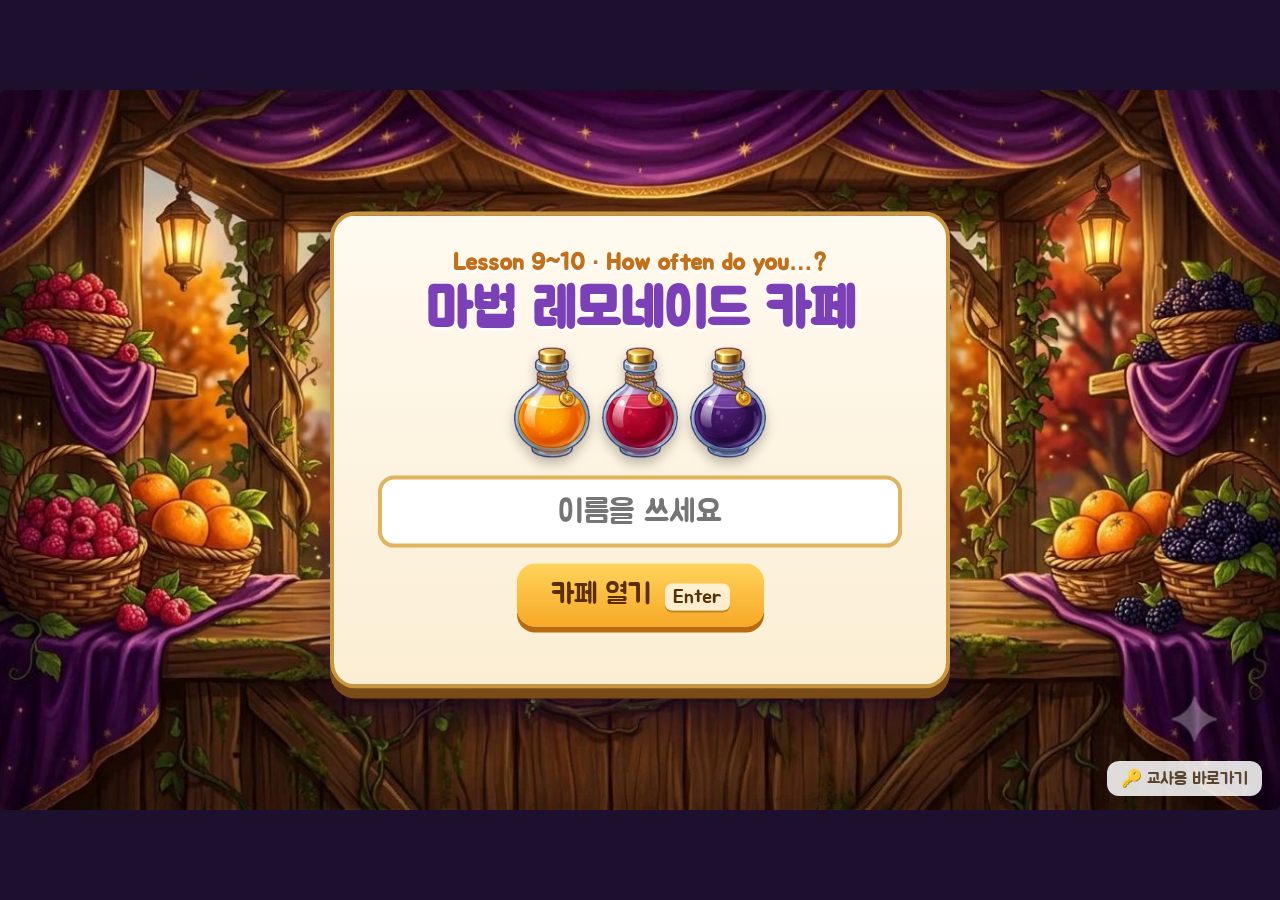
<file: cafe/index.html>
<!DOCTYPE html>
<html lang="ko">
<head>
<meta charset="utf-8">
<meta name="viewport" content="width=device-width,initial-scale=1">
<title>마법 레모네이드 카페</title>
<link rel="preconnect" href="https://fonts.googleapis.com">
<link href="https://fonts.googleapis.com/css2?family=Jua&display=swap" rel="stylesheet">
<style>
*{box-sizing:border-box;margin:0;padding:0;user-select:none;-webkit-user-select:none}
html,body{width:100%;height:100%;overflow:hidden;background:#1d0f2e;font-family:'Jua','Apple SD Gothic Neo','Malgun Gothic',sans-serif;color:#3b2412}
#stage{position:absolute;left:50%;top:50%;width:1280px;height:720px;transform-origin:0 0;background:#402a55 url(img/bg.jpg) center/cover no-repeat;overflow:hidden;border-radius:6px}
.hidden{display:none!important}
.screen{position:absolute;inset:0}
button{font-family:inherit;cursor:pointer;border:none}
input{font-family:inherit;user-select:text;-webkit-user-select:text}
.panel{background:linear-gradient(#fffaf0,#fbeed3);border:4px solid #c9963f;border-radius:26px;box-shadow:0 10px 0 #7a4a17,0 22px 40px rgba(40,10,60,.5)}
.btn{background:linear-gradient(#ffd45c,#f7a826);color:#5a2f05;font-size:28px;padding:14px 34px;border-radius:18px;box-shadow:0 6px 0 #b86a0c;transition:transform .08s}
.btn:active{transform:translateY(4px);box-shadow:0 2px 0 #b86a0c}
.btn.purple{background:linear-gradient(#b98cf0,#8552d6);color:#fff;box-shadow:0 6px 0 #53289a}
.btn.red{background:linear-gradient(#ff8a8a,#e04b5a);color:#fff;box-shadow:0 6px 0 #9c2433}
.btn.gray{background:linear-gradient(#f1e7d4,#d8c7a8);color:#5a4630;box-shadow:0 6px 0 #9c8763}
.btn.small{font-size:20px;padding:9px 18px;border-radius:14px}
.btn:disabled{filter:grayscale(.8);opacity:.6;cursor:default}
kbd{display:inline-block;font-family:inherit;font-size:.7em;background:rgba(255,255,255,.75);color:#5a2f05;border-radius:7px;padding:1px 8px;margin-left:6px;box-shadow:0 2px 0 rgba(0,0,0,.25)}

/* 로그인 */
#login .panel{position:absolute;left:50%;top:50%;transform:translate(-50%,-50%);width:620px;padding:34px 44px;text-align:center}
#login h1{font-size:54px;color:#7b3fb8;text-shadow:0 3px 0 #fff;line-height:1.1}
#login h1 small{display:block;font-size:24px;color:#c2701a;margin-bottom:6px}
#login .bottles{height:110px;margin:6px 0 8px}
#login .bottles img{height:110px;margin:0 6px;filter:drop-shadow(0 6px 6px rgba(0,0,0,.25))}
#nameIn,#pwIn{width:100%;font-size:32px;text-align:center;padding:12px;border-radius:16px;border:4px solid #e0b35d;background:#fff;color:#3b2412;outline:none;margin:10px 0 16px}
#nameIn:focus,#pwIn:focus{border-color:#8552d6}
#toTeacher{position:absolute;right:18px;bottom:14px;font-size:17px;background:rgba(255,255,255,.85);color:#5a4630;padding:7px 14px;border-radius:12px}
#pwBox{margin-top:14px;border-top:3px dashed #e0b35d;padding-top:12px}
#loginMsg{color:#d0384b;font-size:20px;min-height:24px}

/* 대기 */
#lobby .panel{position:absolute;left:50%;top:46%;transform:translate(-50%,-50%);width:640px;padding:34px;text-align:center}
#lobby h2{font-size:42px;color:#7b3fb8}
#lobby p{font-size:24px;margin-top:10px;color:#7a5a36}
#lobby .me{font-size:30px;color:#c2701a;margin-top:14px}
.dots span{display:inline-block;width:16px;height:16px;border-radius:50%;background:#f7a826;margin:16px 6px 0;animation:bob 1s infinite}
.dots span:nth-child(2){animation-delay:.15s}.dots span:nth-child(3){animation-delay:.3s}
@keyframes bob{0%,100%{transform:translateY(0)}50%{transform:translateY(-12px)}}

/* 게임 화면 */
#hud{position:absolute;left:0;right:0;top:0;height:74px;display:flex;align-items:center;gap:14px;padding:10px 16px}
.chip{background:rgba(255,250,238,.95);border:3px solid #c9963f;border-radius:999px;height:54px;display:flex;align-items:center;gap:8px;padding:0 18px 0 8px;font-size:28px;box-shadow:0 4px 0 rgba(90,50,10,.55)}
.chip img{height:42px}
.chip.t{padding:0 18px}
#coinChip{min-width:170px}
#coins{color:#b96a00}
#timer.warn{color:#e0384b;animation:pulse .5s infinite alternate}
@keyframes pulse{to{transform:scale(1.15)}}
#spacer{flex:1}
#muteBtn{width:54px;height:54px;border-radius:50%;font-size:26px;background:rgba(255,250,238,.95);border:3px solid #c9963f;box-shadow:0 4px 0 rgba(90,50,10,.55)}
#rankBox{position:absolute;right:14px;top:86px;width:230px;background:rgba(255,250,238,.93);border:3px solid #c9963f;border-radius:18px;padding:10px 12px;font-size:19px;box-shadow:0 4px 0 rgba(90,50,10,.5)}
#rankBox h3{font-size:19px;color:#7b3fb8;text-align:center;margin-bottom:4px}
#rankBox .row{display:flex;justify-content:space-between;gap:6px;padding:2px 0}
#rankBox .row.me{color:#d05a00}
#rankBox .row span:first-child{overflow:hidden;white-space:nowrap;text-overflow:ellipsis}

#custs{position:absolute;left:150px;width:870px;bottom:204px;height:330px;display:flex;justify-content:space-around;align-items:flex-end}
.slot{position:relative;width:260px;height:330px;display:flex;align-items:flex-end;justify-content:center}
.cust{position:relative;cursor:pointer;display:flex;flex-direction:column;align-items:center;animation:pop .35s cubic-bezier(.3,1.6,.5,1)}
.cust img.ch{height:215px;filter:drop-shadow(0 8px 6px rgba(0,0,0,.3));transition:transform .12s}
.cust:hover img.ch{transform:translateY(-6px) scale(1.03)}
.cust.leave{animation:leave .5s forwards;pointer-events:none}
.cust.no .bubble{animation:shake .35s}
.bubble{position:relative;background:#fff;border:3px solid #c9963f;border-radius:18px;padding:6px 14px 6px 6px;display:flex;align-items:center;gap:6px;font-size:19px;margin-bottom:8px;white-space:nowrap;box-shadow:0 4px 0 rgba(90,50,10,.35)}
.bubble img{height:46px}
.bubble:after{content:'';position:absolute;left:50%;bottom:-13px;margin-left:-9px;border:9px solid transparent;border-top-color:#c9963f;border-bottom:0}
.bubble kbd{background:#f3e3ff;color:#6a2fb0}
@keyframes pop{from{transform:translateY(60px) scale(.6);opacity:0}}
@keyframes leave{40%{transform:translateY(-26px)}100%{transform:translate(120px,10px) scale(.7);opacity:0}}
@keyframes shake{20%{transform:translateX(-8px)}40%{transform:translateX(8px)}60%{transform:translateX(-6px)}80%{transform:translateX(6px)}}
.fly{position:absolute;font-size:38px;color:#ffe45c;-webkit-text-stroke:2px #8a4a00;text-shadow:0 3px 0 #8a4a00;pointer-events:none;animation:fly 1s forwards;z-index:5;white-space:nowrap}
@keyframes fly{to{transform:translateY(-110px);opacity:0}}

#bar{position:absolute;left:0;right:0;bottom:0;height:190px;display:flex;align-items:center;justify-content:center;gap:22px;padding:0 20px}
#stock{display:flex;gap:10px;background:rgba(60,30,10,.55);border:3px solid rgba(255,220,150,.7);border-radius:22px;padding:10px 16px}
.st{position:relative;width:92px;text-align:center;color:#fff;font-size:17px}
.st span{display:block;white-space:nowrap}
.st img{display:block;margin:0 auto;height:100px;filter:drop-shadow(0 5px 4px rgba(0,0,0,.4));transition:transform .15s}
.st.zero img{filter:grayscale(1) brightness(.6);opacity:.7}
.st.bump img{transform:scale(1.25)}
.st b{position:absolute;right:2px;top:0;min-width:36px;height:36px;line-height:32px;border-radius:18px;background:#fff;color:#5a2f05;border:3px solid #c9963f;font-size:22px;font-weight:normal}
#quizBtn{font-size:36px;padding:26px 44px;border-radius:26px}
#quizBtn.hint{animation:pulse .3s 4 alternate}
#upBtn{font-size:21px;line-height:1.25;padding:14px 20px}
#chestProg{position:absolute;left:18px;bottom:196px;background:rgba(255,250,238,.95);border:3px solid #c9963f;border-radius:16px;padding:6px 12px;font-size:19px;display:flex;align-items:center;gap:8px}
#chestProg img{height:38px}
.pip{display:inline-block;width:16px;height:16px;border-radius:50%;background:#e6d5b5;margin:0 2px;border:2px solid #c9963f}
.pip.on{background:#ffb81f}

/* 모달 */
.modal{position:absolute;inset:0;background:rgba(30,10,50,.62);display:flex;align-items:center;justify-content:center;z-index:20}
#qCard{width:880px;padding:30px 40px;text-align:center}
#qText{font-size:38px;white-space:pre-line;line-height:1.3;color:#3b2412;min-height:100px;display:flex;align-items:center;justify-content:center}
#qKo{font-size:22px;color:#8a6a3e;min-height:28px;margin:6px 0 10px}
.ans{display:block;width:100%;margin:12px 0;font-size:30px;padding:16px 20px;border-radius:18px;background:#fff;border:4px solid #e0b35d;color:#3b2412;box-shadow:0 5px 0 #c9963f;text-align:left}
.ans kbd{margin:0 14px 0 0;background:#ffe9b0;font-size:.8em}
.ans.ok{background:#c9f5c0;border-color:#3ea44a;box-shadow:0 5px 0 #2c7a37}
.ans.bad{background:#ffd0d0;border-color:#e04b5a;box-shadow:0 5px 0 #9c2433}
#qMsg{font-size:28px;min-height:36px;margin-top:6px}
#chCard{width:860px;padding:28px 36px;text-align:center}
#chCard h2{font-size:40px;color:#7b3fb8}
#chests{display:flex;justify-content:center;gap:30px;margin:18px 0 6px}
.chest{background:none;position:relative;transition:transform .15s}
.chest img{height:190px;filter:drop-shadow(0 8px 6px rgba(0,0,0,.3))}
.chest:hover{transform:translateY(-8px) rotate(-2deg)}
.chest.dim{opacity:.35;transform:scale(.85)}
.chest.open{animation:pop .4s}
.chest kbd{position:absolute;left:50%;bottom:-6px;transform:translateX(-50%);margin:0;font-size:22px}
#chRes{min-height:120px;display:flex;align-items:center;justify-content:center;gap:16px;font-size:34px;color:#3b2412}
#chRes img{height:100px}
#chRes.good{color:#1f8a3b}#chRes.bad{color:#d0384b}
#toasts{position:absolute;left:50%;top:86px;transform:translateX(-50%);z-index:30;display:flex;flex-direction:column;align-items:center;gap:8px;pointer-events:none}
.toast{background:#fff;border:4px solid #e04b5a;color:#b02234;font-size:26px;padding:10px 22px;border-radius:18px;box-shadow:0 6px 0 rgba(120,20,30,.5);animation:pop .3s}
.toast.good{border-color:#3ea44a;color:#1f7a33;box-shadow:0 6px 0 rgba(20,90,30,.5)}

/* 끝 */
#end .panel{position:absolute;left:50%;top:50%;transform:translate(-50%,-50%);width:680px;padding:30px 44px;text-align:center}
#end h2{font-size:48px;color:#7b3fb8}
#endMe{font-size:30px;margin:10px 0;color:#c2701a}
#endTop .row{display:flex;justify-content:space-between;font-size:28px;padding:6px 18px;border-radius:12px}
#endTop .row:nth-child(1){background:#ffe9a8;font-size:34px}
#endTop .row.me{color:#d05a00}

/* 교사 */
#teacher{background:rgba(250,244,255,.96);padding:18px 26px;color:#2f1c55}
#teacher h1{font-size:38px;color:#7b3fb8;display:flex;align-items:center;gap:14px}
#teacher h1 img{height:56px}
#tTop{display:flex;align-items:center;gap:12px;margin:10px 0 12px;flex-wrap:wrap}
#tTimer{font-size:60px;min-width:190px;text-align:center;background:#fff;border:4px solid #c9963f;border-radius:18px;padding:0 16px;color:#5a2f05}
#tStatus{font-size:24px;min-width:150px}
#tMain{display:flex;gap:18px;height:488px}
#tBoard{flex:1;background:#fff;border:3px solid #d9c6f2;border-radius:18px;padding:12px 16px;overflow:hidden}
#tRows{columns:2;column-gap:22px;font-size:25px}
#tRows.many{font-size:20px}
#tRows .row{display:flex;gap:10px;align-items:center;break-inside:avoid;padding:3px 6px;border-radius:8px}
#tRows .row:nth-child(-n+3){background:#fff3c9}
#tRows .rk{width:38px;text-align:right;color:#8552d6}
#tRows .nm{flex:1;overflow:hidden;white-space:nowrap;text-overflow:ellipsis}
#tRows .cn{color:#b96a00}
#tRows .off{opacity:.4}
#tSide{width:380px;display:flex;flex-direction:column;gap:12px}
#tFeed{flex:1;background:#fff;border:3px solid #d9c6f2;border-radius:18px;padding:10px 14px;font-size:19px;overflow:hidden;display:flex;flex-direction:column-reverse}
#tFeed div{padding:4px 0;border-bottom:1px dashed #e6daf7}
#tInfo{background:#fff;border:3px solid #d9c6f2;border-radius:18px;padding:10px 14px;font-size:18px;word-break:break-all;user-select:text;-webkit-user-select:text}
#tInfo b{color:#7b3fb8}
select{font-family:inherit;font-size:22px;padding:8px;border-radius:12px;border:3px solid #c9963f;background:#fff}
</style>
</head>
<body>
<div id="stage">

  <!-- 로그인 -->
  <div id="login" class="screen">
    <div class="panel">
      <h1><small>Lesson 9~10 · How often do you…?</small>마법 레모네이드 카페</h1>
      <div class="bottles"><img src="img/i0.webp" alt=""><img src="img/i1.webp" alt=""><img src="img/i2.webp" alt=""></div>
      <input id="nameIn" maxlength="8" placeholder="이름을 쓰세요" autocomplete="off">
      <button class="btn" id="joinBtn">카페 열기 <kbd>Enter</kbd></button>
      <div id="loginMsg"></div>
      <div id="pwBox" class="hidden">
        <input id="pwIn" type="password" maxlength="8" placeholder="교사 비밀번호" autocomplete="off">
        <button class="btn purple small" id="pwBtn">교사 화면 열기</button>
      </div>
    </div>
    <button id="toTeacher">🔑 교사용 바로가기</button>
  </div>

  <!-- 대기 -->
  <div id="lobby" class="screen hidden">
    <div class="panel">
      <h2 id="lobbyTitle">곧 카페 문을 열어요!</h2>
      <p id="lobbyMsg">선생님이 시작을 누르면 장사가 시작돼요.</p>
      <div class="me">🍋 <span id="lobbyName"></span> 사장님 · 지금 <span id="lobbyN">1</span>명 입장</div>
      <div class="dots"><span></span><span></span><span></span></div>
      <p style="font-size:20px;margin-top:18px">문제를 맞혀 레모네이드를 만들고 → 손님에게 팔아 코인을 벌고 → 손님 5명마다 보물상자!</p>
    </div>
  </div>

  <!-- 게임 -->
  <div id="play" class="screen hidden">
    <div id="hud">
      <div class="chip" id="coinChip"><img src="img/i5.webp" alt=""><span id="coins">0</span></div>
      <div class="chip t">🏆 <span id="rank">-</span></div>
      <div class="chip"><img src="img/i6.webp" alt=""><span id="shield">0</span></div>
      <div class="chip t">⭐ Lv.<span id="lv">1</span></div>
      <div id="spacer"></div>
      <div class="chip t">⏰ <span id="timer">0:00</span></div>
      <button id="muteBtn" title="음악 켜기/끄기">🎵</button>
    </div>
    <div id="rankBox"><h3>오늘의 장사왕</h3><div id="topRows"></div></div>
    <div id="custs"><div class="slot"></div><div class="slot"></div><div class="slot"></div></div>
    <div id="chestProg"><img src="img/i3.webp" alt=""><span id="pips"></span></div>
    <div id="bar">
      <div id="stock">
        <div class="st"><img src="img/i0.webp" alt=""><b>0</b><span>오렌지</span></div>
        <div class="st"><img src="img/i1.webp" alt=""><b>0</b><span>라즈베리</span></div>
        <div class="st"><img src="img/i2.webp" alt=""><b>0</b><span>블랙베리</span></div>
      </div>
      <button class="btn" id="quizBtn">📜 문제 풀고 만들기 <kbd>Space</kbd></button>
      <button class="btn purple" id="upBtn"></button>
    </div>
  </div>

  <!-- 끝 -->
  <div id="end" class="screen hidden">
    <div class="panel">
      <h2>🌙 오늘 영업 끝!</h2>
      <div id="endMe"></div>
      <div id="endTop"></div>
      <p style="font-size:20px;margin-top:14px;color:#7a5a36">선생님이 다시 시작하면 새 장사가 열려요.</p>
    </div>
  </div>

  <!-- 문제 -->
  <div id="qModal" class="modal hidden">
    <div class="panel" id="qCard">
      <div id="qText"></div>
      <div id="qKo"></div>
      <div id="qAns"></div>
      <div id="qMsg"></div>
    </div>
  </div>

  <!-- 상자 -->
  <div id="chModal" class="modal hidden">
    <div class="panel" id="chCard">
      <h2 id="chTitle">🎁 보물상자를 하나 고르세요!</h2>
      <div id="chests"></div>
      <div id="chRes"></div>
    </div>
  </div>

  <div id="toasts"></div>

  <!-- 교사 -->
  <div id="teacher" class="screen hidden">
    <h1><img src="img/i0.webp" alt="">마법 레모네이드 카페 · 교사 화면
      <span style="flex:1"></span>
      <button class="btn gray small" id="toStudent">🧒 학생용 바로가기</button>
    </h1>
    <div id="tTop">
      <div id="tTimer">--:--</div>
      <div id="tStatus">대기 중</div>
      <select id="tMins"><option>5</option><option>8</option><option selected>10</option><option>12</option><option>15</option><option>20</option></select><span style="font-size:22px">분</span>
      <button class="btn small" id="tStart">▶ 시작</button>
      <button class="btn gray small" id="tPlus">+1분</button>
      <button class="btn gray small" id="tMinus">−1분</button>
      <button class="btn red small" id="tEnd">■ 끝</button>
      <button class="btn purple small" id="tSteal">약탈 켜짐</button>
      <button class="btn gray small" id="tReset">초기화</button>
    </div>
    <div id="tMain">
      <div id="tBoard"><div id="tRows"></div></div>
      <div id="tSide">
        <div id="tFeed"></div>
        <div id="tInfo"></div>
      </div>
    </div>
  </div>
</div>

<script src="questions.js?v=1"></script>
<script>
'use strict';
const API = 'https://script.google.com/macros/s/AKfycbxZOwJVqZV1_gdlTlS82zauOJ10FYHDOQvTBFjtBZ73RdLOt-R3mqmvc_bq9tXop2pUKQ/exec';
const $ = id => document.getElementById(id);
const rnd = n => Math.floor(Math.random() * n);
const LV_PRICE = [0, 10, 15, 20, 30, 40], LV_COST = [0, 100, 250, 500, 900];
const DRINK = ['Orange', 'Raspberry', 'Blackberry'];
const CHEST_EVERY = 5, MAX_STOCK = 9;

/* ---------- 화면 맞추기 ---------- */
function fit() {
  const s = Math.min(innerWidth / 1280, innerHeight / 720), st = $('stage');
  st.style.transform = 'scale(' + s + ')';
  st.style.marginLeft = (-640 * s) + 'px'; st.style.marginTop = (-360 * s) + 'px';
}
addEventListener('resize', fit); fit();

/* ---------- 소리 (Web Audio) ---------- */
let AC = null, master = null, musicGain = null, musicOn = true, musicTimer = null, nextBar = 0, barNo = 0;
function audio() {
  if (AC) { if (AC.state === 'suspended') AC.resume(); return AC; }
  try {
    AC = new (window.AudioContext || window.webkitAudioContext)();
    master = AC.createGain(); master.gain.value = 0.55;
    const comp = AC.createDynamicsCompressor();
    const dl = AC.createDelay(); dl.delayTime.value = 0.23;
    const fb = AC.createGain(); fb.gain.value = 0.22;
    const lp = AC.createBiquadFilter(); lp.type = 'lowpass'; lp.frequency.value = 2600;
    master.connect(comp); master.connect(dl); dl.connect(lp); lp.connect(fb); fb.connect(dl); lp.connect(comp);
    comp.connect(AC.destination);
    musicGain = AC.createGain(); musicGain.gain.value = 0.16; musicGain.connect(master);
  } catch (e) { AC = null; }
  return AC;
}
function bell(f, t, dur, vol, dest) {           // 부드러운 오르골 소리
  if (!AC) return;
  [[1, 1], [2, .28], [3, .08], [4.2, .04]].forEach(([m, a]) => {
    const o = AC.createOscillator(), g = AC.createGain();
    o.type = 'sine'; o.frequency.value = f * m;
    g.gain.setValueAtTime(0, t); g.gain.linearRampToValueAtTime(vol * a, t + 0.008);
    g.gain.exponentialRampToValueAtTime(0.0001, t + dur / (m > 1 ? 1.8 : 1));
    o.connect(g); g.connect(dest || master); o.start(t); o.stop(t + dur + 0.05);
  });
}
function soft(f, t, dur, vol, type, f2, dest) {  // 둥근 소리(베이스·효과)
  if (!AC) return;
  const o = AC.createOscillator(), g = AC.createGain(), lp = AC.createBiquadFilter();
  o.type = type || 'triangle'; o.frequency.setValueAtTime(f, t);
  if (f2) o.frequency.exponentialRampToValueAtTime(f2, t + dur);
  lp.type = 'lowpass'; lp.frequency.value = 1400;
  g.gain.setValueAtTime(0, t); g.gain.linearRampToValueAtTime(vol, t + 0.02);
  g.gain.exponentialRampToValueAtTime(0.0001, t + dur);
  o.connect(lp); lp.connect(g); g.connect(dest || master); o.start(t); o.stop(t + dur + 0.05);
}
const N = { C4: 261.63, D4: 293.66, E4: 329.63, F4: 349.23, G4: 392, A4: 440, B4: 493.88, C5: 523.25, D5: 587.33, E5: 659.25, F5: 698.46, G5: 783.99, A5: 880, B5: 987.77, C6: 1046.5, D6: 1174.7, E6: 1318.5, G6: 1568, C3: 130.81, F3: 174.61, G3: 196, A3: 220, E3: 164.81, D3: 146.83 };
const SFX = {
  click() { bell(N.E5, AC.currentTime, .12, .12); },
  correct() { const t = AC.currentTime; [N.C5, N.E5, N.G5, N.C6].forEach((f, i) => bell(f, t + i * .075, .5, .2)); },
  wrong() { const t = AC.currentTime; soft(330, t, .22, .16, 'triangle', 262); soft(247, t + .18, .32, .16, 'triangle', 196); },
  coin() { const t = AC.currentTime; bell(N.E6, t, .18, .16); bell(N.G6, t + .07, .4, .16); },
  nope() { soft(180, AC.currentTime, .18, .14, 'sine', 150); },
  chest() { const t = AC.currentTime; [N.G4, N.C5, N.E5, N.G5, N.C6, N.E6].forEach((f, i) => bell(f, t + i * .06, .6, .13)); },
  big() { const t = AC.currentTime; [[N.C5, 0], [N.E5, .1], [N.G5, .2], [N.C6, .32], [N.E6, .44], [N.G6, .56], [N.C6, .7], [N.E6, .7], [N.G6, .7]].forEach(([f, d]) => bell(f, t + d, .9, .16)); },
  steal() { const t = AC.currentTime; [N.A5, N.G5, N.E5, N.D5, N.C5].forEach((f, i) => soft(f, t + i * .07, .14, .14, 'square')); bell(N.C6, t + .42, .5, .14); },
  lose() { const t = AC.currentTime; soft(392, t, .3, .16, 'triangle', 311); soft(311, t + .26, .3, .16, 'triangle', 247); soft(247, t + .52, .55, .16, 'triangle', 165); },
  shield() { const t = AC.currentTime; [N.G4, N.D5, N.G5, N.B5].forEach(f => bell(f, t, .9, .12)); bell(N.D6, t + .12, .8, .1); },
  start() { const t = AC.currentTime; [[N.G4, 0], [N.C5, .14], [N.E5, .28], [N.G5, .42], [N.C6, .62]].forEach(([f, d]) => bell(f, t + d, .8, .2)); },
  end() { const t = AC.currentTime; [[N.C6, 0], [N.G5, .18], [N.E5, .36], [N.C5, .54], [N.G4, .8], [N.C5, 1.05]].forEach(([f, d]) => bell(f, t + d, 1, .2)); },
  tick() { soft(880, AC.currentTime, .06, .08, 'sine'); },
  up() { const t = AC.currentTime; [N.C5, N.D5, N.E5, N.G5, N.A5, N.C6].forEach((f, i) => bell(f, t + i * .05, .5, .14)); }
};
function sfx(n) { if (!audio()) return; try { SFX[n](); } catch (e) {} }
/* 배경 음악: 느긋한 오르골 왈츠 (8마디 반복) */
const BARS = [
  { b: 'C3', ch: ['E4', 'G4'], m: ['E5', 'G5', 'C6'] },
  { b: 'A3', ch: ['C4', 'E4'], m: ['A5', 'G5', 'E5'] },
  { b: 'F3', ch: ['A4', 'C5'], m: ['F5', 'A5', 'G5'] },
  { b: 'G3', ch: ['B4', 'D5'], m: ['D5', 'E5', 'G5'] },
  { b: 'C3', ch: ['E4', 'G4'], m: ['C6', 'G5', 'E5'] },
  { b: 'E3', ch: ['G4', 'B4'], m: ['B5', 'G5', 'E5'] },
  { b: 'F3', ch: ['A4', 'C5'], m: ['A5', 'C6', 'A5'] },
  { b: 'G3', ch: ['B4', 'D5'], m: ['G5', 'D5', 'G5'] }
];
function musicLoop() {
  if (!AC || !musicOn) return;
  const beat = 0.46;
  while (nextBar < AC.currentTime + 1.2) {
    const B = BARS[barNo % 8], t = Math.max(nextBar, AC.currentTime + .05);
    soft(N[B.b], t, beat * 2.6, .5, 'sine', 0, musicGain);
    B.ch.forEach(n => { bell(N[n], t + beat, beat * .9, .22, musicGain); bell(N[n], t + beat * 2, beat * .9, .2, musicGain); });
    B.m.forEach((n, i) => bell(N[n], t + i * beat, beat * 1.8, .5, musicGain));
    if (barNo % 2 === 1) bell(N[B.m[1]] * 2, t + beat * 2.5, beat, .14, musicGain);
    nextBar = t + beat * 3; barNo++;
  }
}
function startMusic() {
  if (!audio() || musicTimer) return;
  nextBar = AC.currentTime + .1;
  musicTimer = setInterval(musicLoop, 300); musicLoop();
}
function setMusic(on) {
  musicOn = on; $('muteBtn').textContent = on ? '🎵' : '🔇';
  if (AC) musicGain.gain.setTargetAtTime(on ? 0.16 : 0, AC.currentTime, .1);
  if (on && AC) nextBar = Math.max(nextBar, AC.currentTime + .1);
  try { localStorage.setItem('lemcafe_music', on ? '1' : '0'); } catch (e) {}
}

/* ---------- 상태 ---------- */
let S = { id: '', name: '', coins: 0, served: 0, sh: 0, lv: 1, stock: [2, 2, 2], streak: 0, round: 0, since: 0 };
let G = { status: 'wait', round: 0, endAt: 0, steal: true }, off = 0, topList = [], myRank = 0, nPlayers = 1;
let modal = null, scr = 'login', deck = [], slots = [null, null, null], endedLocal = 0;
function save() { try { localStorage.setItem('lemcafe', JSON.stringify(S)); } catch (e) {} }
function load() {
  try {
    const o = JSON.parse(localStorage.getItem('lemcafe') || 'null');
    if (o && o.id) S = Object.assign(S, o);
    if (localStorage.getItem('lemcafe_music') === '0') musicOn = false;
  } catch (e) {}
  if (!S.id) S.id = 'u' + Date.now().toString(36) + Math.random().toString(36).slice(2, 8);
}
function show(name) {
  scr = name;
  ['login', 'lobby', 'play', 'end', 'teacher'].forEach(k => $(k).classList.toggle('hidden', k !== name));
  if (name !== 'play') closeModals();
}
function closeModals() { modal = null; $('qModal').classList.add('hidden'); $('chModal').classList.add('hidden'); }

async function api(body) {
  const ctl = new AbortController(), tm = setTimeout(() => ctl.abort(), 9000);
  try { const r = await fetch(API, { method: 'POST', body: JSON.stringify(body), signal: ctl.signal }); return await r.json(); }
  catch (e) { return null; } finally { clearTimeout(tm); }
}

/* ---------- 서버와 맞추기 ---------- */
let syncing = false;
async function sync() {
  if (!S.name || syncing || scr === 'teacher' || scr === 'login') return;
  syncing = true;
  const r = await api({ act: 'sync', id: S.id, name: S.name, coins: S.coins, served: S.served, sh: S.sh, lv: S.lv, round: S.round });
  syncing = false;
  if (!r || !r.game) return;
  off = r.now - Date.now(); G = r.game; topList = r.top || []; myRank = r.rank || 0; nPlayers = r.n || 1;
  (r.deltas || []).forEach(d => {
    if (d.k === 'steal') { S.coins = Math.max(0, S.coins - d.amt); toast('🐭 ' + d.from + '에게 코인 ' + d.amt + '개를 뺏겼어요!'); sfx('lose'); }
    if (d.k === 'swap') { S.coins = d.set; toast('🔄 ' + d.from + '! 코인이 서로 바뀌었어요!'); sfx('lose'); }
    if (d.k === 'block') { S.sh = Math.max(0, S.sh - 1); toast('🛡 방패가 ' + d.from + '의 약탈을 막았어요!', true); sfx('shield'); }
  });
  route(); render(); save();
}
function loopSync() { sync().then(() => setTimeout(loopSync, 3300 + rnd(1400))); }

function route() {
  if (scr === 'teacher' || scr === 'login') return;
  if (G.status === 'run') {
    if (S.round !== G.round) newRound();
    if (scr !== 'play') { show('play'); sfx('start'); for (let i = 0; i < 3; i++) if (!slots[i]) spawn(i, 300 + i * 300); }
  } else if (G.status === 'end' && S.round === G.round && S.round) {
    if (scr !== 'end') { show('end'); sfx('end'); }
    renderEnd();
  } else {
    if (scr !== 'lobby') show('lobby');
    $('lobbyTitle').textContent = G.status === 'end' ? '지난 장사가 끝났어요' : '곧 카페 문을 열어요!';
    $('lobbyMsg').textContent = '선생님이 시작을 누르면 장사가 시작돼요.';
    $('lobbyName').textContent = S.name; $('lobbyN').textContent = nPlayers;
  }
}
function newRound() {
  S.coins = 0; S.served = 0; S.sh = 0; S.lv = 1; S.stock = [2, 2, 2]; S.streak = 0; S.since = 0; S.round = G.round;
  deck = []; endedLocal = 0;
  for (let i = 0; i < 3; i++) { clearSlot(i); spawn(i, 300 + i * 350); }
  save();
}

/* ---------- 그리기 ---------- */
function fmt(ms) { const s = Math.max(0, Math.ceil(ms / 1000)); return Math.floor(s / 60) + ':' + String(s % 60).padStart(2, '0'); }
function render() {
  $('coins').textContent = S.coins.toLocaleString();
  $('rank').textContent = myRank ? myRank + '등 / ' + nPlayers + '명' : '-';
  $('shield').textContent = S.sh; $('lv').textContent = S.lv;
  document.querySelectorAll('#stock .st').forEach((el, i) => { el.querySelector('b').textContent = S.stock[i]; el.classList.toggle('zero', S.stock[i] <= 0); });
  const up = $('upBtn');
  if (S.lv >= 5) { up.innerHTML = '⭐ 최고 레벨!<br>한 잔 ' + LV_PRICE[5] + '코인'; up.disabled = true; }
  else { up.innerHTML = '⬆ 메뉴 업그레이드 <kbd>U</kbd><br>' + LV_COST[S.lv] + '코인 → 한 잔 ' + LV_PRICE[S.lv + 1]; up.disabled = S.coins < LV_COST[S.lv]; }
  let p = ''; for (let i = 0; i < CHEST_EVERY; i++) p += '<span class="pip' + (i < S.since ? ' on' : '') + '"></span>'; $('pips').innerHTML = p;
  const box = $('topRows'); box.textContent = '';
  topList.forEach((t, i) => {
    const row = document.createElement('div'); row.className = 'row' + (t.n === S.name && i + 1 === myRank ? ' me' : '');
    const a = document.createElement('span'); a.textContent = ['🥇', '🥈', '🥉', '4', '5'][i] + ' ' + t.n;
    const b = document.createElement('span'); b.textContent = t.c.toLocaleString();
    row.append(a, b); box.appendChild(row);
  });
}
function renderEnd() {
  $('endMe').textContent = S.name + ' 사장님: 코인 ' + S.coins.toLocaleString() + '개' + (myRank ? ' · ' + myRank + '등' : '') + ' · 손님 ' + S.served + '명';
  const box = $('endTop'); box.textContent = '';
  topList.forEach((t, i) => {
    const row = document.createElement('div'); row.className = 'row' + (t.n === S.name && i + 1 === myRank ? ' me' : '');
    const a = document.createElement('span'); a.textContent = ['🥇', '🥈', '🥉', '4등', '5등'][i] + ' ' + t.n;
    const b = document.createElement('span'); b.textContent = t.c.toLocaleString();
    row.append(a, b); box.appendChild(row);
  });
}
function toast(msg, good) {
  const d = document.createElement('div'); d.className = 'toast' + (good ? ' good' : ''); d.textContent = msg;
  $('toasts').appendChild(d); setTimeout(() => d.remove(), 3200);
}
let lastTick = -1;
setInterval(() => {
  if (scr !== 'play') return;
  const left = G.endAt - (Date.now() + off);
  $('timer').textContent = fmt(left);
  const warn = left < 30000; $('timer').classList.toggle('warn', warn);
  const sec = Math.ceil(left / 1000);
  if (warn && sec !== lastTick && sec > 0 && sec <= 10) { lastTick = sec; sfx('tick'); }
  if (left <= 0 && !endedLocal) { endedLocal = 1; G.status = 'end'; closeModals(); show('end'); sfx('end'); renderEnd(); sync(); }
}, 250);

/* ---------- 손님 ---------- */
function clearSlot(i) { const el = document.querySelectorAll('#custs .slot')[i]; el.textContent = ''; slots[i] = null; }
function spawn(i, delay) {
  setTimeout(() => {
    if (slots[i] || G.status !== 'run') return;
    const used = slots.filter(Boolean).map(s => s.ch);
    let ch; do { ch = rnd(8); } while (used.includes(ch));
    const want = rnd(3);
    const el = document.createElement('div'); el.className = 'cust';
    el.innerHTML = '<div class="bubble"><img src="img/i' + want + '.webp" alt="">' + DRINK[want] + ', please!<kbd>' + 'ASD'[i] + '</kbd></div><img class="ch" src="img/c' + ch + '.webp" alt="">';
    el.onclick = () => serve(i);
    document.querySelectorAll('#custs .slot')[i].appendChild(el);
    slots[i] = { ch, want, el };
  }, delay);
}
function serve(i) {
  if (modal || scr !== 'play' || G.status !== 'run') return;
  const c = slots[i]; if (!c) return;
  if (S.stock[c.want] <= 0) {
    c.el.classList.remove('no'); void c.el.offsetWidth; c.el.classList.add('no');
    const q = $('quizBtn'); q.classList.remove('hint'); void q.offsetWidth; q.classList.add('hint');
    sfx('nope'); return;
  }
  const price = LV_PRICE[S.lv];
  S.stock[c.want]--; S.coins += price; S.served++; S.since++;
  sfx('coin');
  const f = document.createElement('div'); f.className = 'fly'; f.textContent = '+' + price;
  f.style.left = '90px'; f.style.top = '40px'; c.el.parentNode.appendChild(f); setTimeout(() => f.remove(), 1000);
  c.el.classList.add('leave'); const el = c.el; setTimeout(() => el.remove(), 520);
  slots[i] = null; spawn(i, 900 + rnd(500));
  render(); save();
  if (S.since >= CHEST_EVERY) { S.since = 0; setTimeout(openChest, 450); }
}

/* ---------- 문제 ---------- */
let curQ = null, qLock = false;
function nextQ() {
  const Q = window.QUESTIONS || [];
  if (!deck.length) { deck = Q.map((_, i) => i); for (let i = deck.length - 1; i > 0; i--) { const j = rnd(i + 1); [deck[i], deck[j]] = [deck[j], deck[i]]; } }
  return Q[deck.pop()];
}
function openQ() {
  if (modal || scr !== 'play' || G.status !== 'run') return;
  curQ = nextQ(); if (!curQ) return;
  modal = 'q'; qLock = false; sfx('click');
  $('qText').textContent = curQ.q; $('qKo').textContent = ''; $('qMsg').textContent = '';
  const opts = [curQ.a].concat(curQ.w).map(t => ({ t, ok: t === curQ.a }));
  for (let i = opts.length - 1; i > 0; i--) { const j = rnd(i + 1); [opts[i], opts[j]] = [opts[j], opts[i]]; }
  const box = $('qAns'); box.textContent = '';
  opts.forEach((o, i) => {
    const b = document.createElement('button'); b.className = 'ans'; b.dataset.ok = o.ok ? '1' : '';
    const k = document.createElement('kbd'); k.textContent = i + 1; b.append(k, o.t);
    b.onclick = () => answer(b); box.appendChild(b);
  });
  $('qModal').classList.remove('hidden');
}
function answer(b) {
  if (qLock || modal !== 'q') return; qLock = true;
  const ok = b.dataset.ok === '1';
  document.querySelectorAll('#qAns .ans').forEach(x => { if (x.dataset.ok === '1') x.classList.add('ok'); });
  if (curQ.ko) $('qKo').textContent = curQ.ko;
  if (ok) {
    S.streak++;
    const add = S.streak >= 3 ? 2 : 1;
    S.stock = S.stock.map(v => Math.min(MAX_STOCK, v + add));
    $('qMsg').textContent = add === 2 ? '🔥 ' + S.streak + '연속 정답! 레모네이드 2병씩!' : '✨ 정답! 레모네이드 1병씩 완성!';
    $('qMsg').style.color = '#1f8a3b'; sfx('correct');
    document.querySelectorAll('#stock .st').forEach(el => { el.classList.add('bump'); setTimeout(() => el.classList.remove('bump'), 500); });
  } else {
    b.classList.add('bad'); S.streak = 0;
    $('qMsg').textContent = '아쉬워요! 초록색이 정답이에요.'; $('qMsg').style.color = '#d0384b'; sfx('wrong');
  }
  render(); save();
  setTimeout(() => { if (modal === 'q') closeModals(); }, ok ? 950 : 2300);
}

/* ---------- 업그레이드 ---------- */
function upgrade() {
  if (modal || scr !== 'play' || S.lv >= 5 || S.coins < LV_COST[S.lv]) return;
  S.coins -= LV_COST[S.lv]; S.lv++; sfx('up'); toast('⭐ 메뉴 Lv.' + S.lv + '! 이제 한 잔에 ' + LV_PRICE[S.lv] + '코인', true);
  render(); save();
}

/* ---------- 보물상자 ---------- */
let chLock = false;
function openChest() {
  if (scr !== 'play' || G.status !== 'run') return;
  if (modal === 'q') { setTimeout(openChest, 600); return; }
  modal = 'chest'; chLock = false; sfx('chest');
  $('chTitle').textContent = '🎁 보물상자를 하나 고르세요!';
  $('chRes').textContent = ''; $('chRes').className = '';
  const box = $('chests'); box.textContent = '';
  for (let i = 0; i < 3; i++) {
    const b = document.createElement('button'); b.className = 'chest';
    b.innerHTML = '<img src="img/i3.webp" alt=""><kbd>' + (i + 1) + '</kbd>';
    b.onclick = () => pickChest(i); box.appendChild(b);
  }
  $('chModal').classList.remove('hidden');
}
function roll() {
  const t = G.steal
    ? [['gain', 28], ['x2', 14], ['x3', 4], ['steal', 18], ['swap', 5], ['m25', 12], ['m50', 5], ['shield', 14]]
    : [['gain', 46], ['x2', 16], ['x3', 5], ['m25', 13], ['m50', 5], ['shield', 15]];
  let r = Math.random() * t.reduce((a, x) => a + x[1], 0);
  for (const [k, w] of t) { r -= w; if (r <= 0) return k; }
  return 'gain';
}
async function pickChest(i) {
  if (chLock || modal !== 'chest') return; chLock = true;
  const btns = document.querySelectorAll('#chests .chest');
  btns.forEach((b, j) => { if (j !== i) b.classList.add('dim'); });
  let kind = roll(), res = $('chRes'), good = true, msg = '', icon = 'i5', snd = 'coin';
  const bonus = LV_PRICE[S.lv] * 5;
  if ((kind === 'x2' || kind === 'x3') && S.coins < bonus) kind = 'gain';
  if (kind === 'steal' || kind === 'swap') {
    $('chTitle').textContent = '두근두근…';
    const r = await api({ act: 'chest', id: S.id, name: S.name, coins: S.coins, kind });
    if (modal !== 'chest') return;
    if (!r || r.none || r.err) kind = 'gain';
    else if (r.blocked) { msg = '🛡 ' + r.name + '의 방패에 막혔어요!'; icon = 'i6'; good = false; snd = 'nope'; }
    else if (kind === 'steal') { S.coins += r.amt; msg = '😎 ' + r.name + '의 코인 ' + r.amt + '개를 가져왔어요!'; icon = 'i7'; snd = 'steal'; }
    else { S.coins = r.set; msg = '🔄 1등 ' + r.name + '! 코인을 서로 바꿨어요!'; icon = 'i4'; snd = 'big'; }
  }
  if (kind === 'gain') { S.coins += bonus; msg = '코인 +' + bonus + '!'; icon = 'i5'; snd = 'coin'; }
  if (kind === 'x2') { S.coins *= 2; msg = '와! 코인 2배!'; icon = 'i4'; snd = 'big'; }
  if (kind === 'x3') { S.coins *= 3; msg = '대박! 코인 3배!'; icon = 'i4'; snd = 'big'; }
  if (kind === 'shield') { S.sh = Math.min(3, S.sh + 1); msg = '방패 획득! 나쁜 일을 한 번 막아요'; icon = 'i6'; snd = 'shield'; }
  if (kind === 'm25' || kind === 'm50') {
    icon = 'i7';
    if (S.sh > 0) { S.sh--; msg = '🛡 방패가 도둑 쥐를 막았어요!'; snd = 'shield'; }
    else { const lost = Math.floor(S.coins * (kind === 'm50' ? .5 : .25)); S.coins -= lost; msg = '도둑 쥐가 코인 ' + lost + '개를 물고 갔어요…'; good = false; snd = 'lose'; }
  }
  btns[i].classList.add('open'); btns[i].querySelector('img').src = 'img/i4.webp';
  $('chTitle').textContent = good ? '🎉 상자를 열었어요!' : '앗!';
  res.className = good ? 'good' : 'bad'; res.innerHTML = '<img src="img/' + icon + '.webp" alt=""><span></span>';
  res.querySelector('span').textContent = msg;
  sfx(snd); render(); save(); sync();
  setTimeout(() => { if (modal === 'chest') closeModals(); }, 2300);
}

/* ---------- 키보드 ---------- */
addEventListener('keydown', e => {
  if (e.target && (e.target.tagName === 'INPUT' || e.target.tagName === 'SELECT')) return;
  if (scr !== 'play') return;
  const c = e.code || '', key = e.key;
  const num = c === 'Digit1' || c === 'Numpad1' || key === '1' ? 1 : c === 'Digit2' || c === 'Numpad2' || key === '2' ? 2 : c === 'Digit3' || c === 'Numpad3' || key === '3' ? 3 : 0;
  if (modal === 'q') { if (num) { const b = document.querySelectorAll('#qAns .ans')[num - 1]; if (b) answer(b); } e.preventDefault(); return; }
  if (modal === 'chest') { if (num) pickChest(num - 1); e.preventDefault(); return; }
  if (c === 'Space' || c === 'Enter' || key === ' ' || key === 'Enter') { e.preventDefault(); openQ(); }
  else if (c === 'KeyA') serve(0);
  else if (c === 'KeyS') serve(1);
  else if (c === 'KeyD') serve(2);
  else if (c === 'KeyU') upgrade();
});
$('quizBtn').onclick = openQ; $('upBtn').onclick = upgrade;
$('muteBtn').onclick = () => { audio(); setMusic(!musicOn); if (musicOn) startMusic(); };

/* ---------- 로그인 ---------- */
function join() {
  const n = $('nameIn').value.trim().slice(0, 8);
  if (!n) { $('loginMsg').textContent = '이름을 써 주세요!'; return; }
  if (n !== S.name) { S.name = n; S.round = 0; }
  audio(); sfx('click'); setMusic(musicOn); if (musicOn) startMusic();
  save(); show('lobby'); $('lobbyName').textContent = S.name; $('lobbyN').textContent = '…';
  sync();
}
$('joinBtn').onclick = join;
$('nameIn').addEventListener('keydown', e => { if (e.key === 'Enter') join(); });
$('toTeacher').onclick = () => { $('pwBox').classList.toggle('hidden'); $('pwIn').focus(); };
$('pwBtn').onclick = teacherLogin;
$('pwIn').addEventListener('keydown', e => { if (e.key === 'Enter') teacherLogin(); });

/* ---------- 교사 화면 ---------- */
let PWD = '', tTimer = null, tG = null, tOff = 0;
async function teacherLogin() {
  const pw = $('pwIn').value.trim(); if (!pw) return;
  $('loginMsg').textContent = '확인 중…';
  const r = await api({ act: 'teacher', pw, cmd: 'state' });
  if (!r) { $('loginMsg').textContent = '서버에 연결하지 못했어요. 다시 눌러 주세요.'; return; }
  if (r.err) { $('loginMsg').textContent = '비밀번호가 달라요.'; return; }
  PWD = pw; $('loginMsg').textContent = ''; show('teacher'); tRender(r);
  $('tInfo').innerHTML = '<b>학생 접속 주소</b><br>' + location.origin + location.pathname;
  clearInterval(tTimer); tTimer = setInterval(() => tCmd('state'), 2500);
}
async function tCmd(cmd, v) { const r = await api({ act: 'teacher', pw: PWD, cmd, v }); if (r && !r.err) tRender(r); }
function tRender(r) {
  tG = r.game; tOff = r.now - Date.now();
  $('tStatus').textContent = (tG.status === 'run' ? '🟢 장사 중' : tG.status === 'end' ? '🔴 영업 끝' : '🟡 대기 중') + ' · ' + r.players.length + '명';
  const st = $('tSteal'); st.textContent = tG.steal ? '약탈 켜짐' : '약탈 꺼짐'; st.className = 'btn small ' + (tG.steal ? 'purple' : 'gray');
  const rows = $('tRows'); rows.textContent = ''; rows.classList.toggle('many', r.players.length > 24);
  r.players.forEach((p, i) => {
    const row = document.createElement('div'); row.className = 'row' + (p.on ? '' : ' off');
    const a = document.createElement('span'); a.className = 'rk'; a.textContent = i + 1;
    const b = document.createElement('span'); b.className = 'nm'; b.textContent = p.n + (p.sh ? ' 🛡' : '');
    const c = document.createElement('span'); c.className = 'cn'; c.textContent = '🪙 ' + p.c.toLocaleString();
    const d = document.createElement('span'); d.textContent = '🧃' + p.s;
    row.append(a, b, c, d); rows.appendChild(row);
  });
  const feed = $('tFeed'); feed.textContent = '';
  r.feed.slice().reverse().forEach(f => { const d = document.createElement('div'); d.textContent = f.m; feed.appendChild(d); });
}
setInterval(() => {
  if (scr !== 'teacher' || !tG) return;
  $('tTimer').textContent = tG.status === 'run' ? fmt(tG.endAt - (Date.now() + tOff)) : tG.status === 'end' ? '0:00' : '--:--';
}, 250);
$('tStart').onclick = () => tCmd('start', +$('tMins').value);
$('tEnd').onclick = () => tCmd('end');
$('tPlus').onclick = () => tCmd('time', 1);
$('tMinus').onclick = () => tCmd('time', -1);
$('tSteal').onclick = () => tCmd('steal', !(tG && tG.steal));
let resetArm = 0;
$('tReset').onclick = () => {
  if (Date.now() - resetArm < 3000) { resetArm = 0; $('tReset').textContent = '초기화'; tCmd('reset'); }
  else { resetArm = Date.now(); $('tReset').textContent = '한 번 더 누르면 초기화'; setTimeout(() => { $('tReset').textContent = '초기화'; }, 3000); }
};
$('toStudent').onclick = () => { clearInterval(tTimer); PWD = ''; show('login'); };

/* ---------- 시작 ---------- */
load();
if (S.name) $('nameIn').value = S.name;
['bg.jpg'].concat([0, 1, 2, 3, 4, 5, 6, 7].flatMap(i => ['c' + i + '.webp', 'i' + i + '.webp'])).forEach(f => { const im = new Image(); im.src = 'img/' + f; });
if (location.hash === '#teacher') { $('pwBox').classList.remove('hidden'); }
loopSync();
</script>
</body>
</html>
</file>
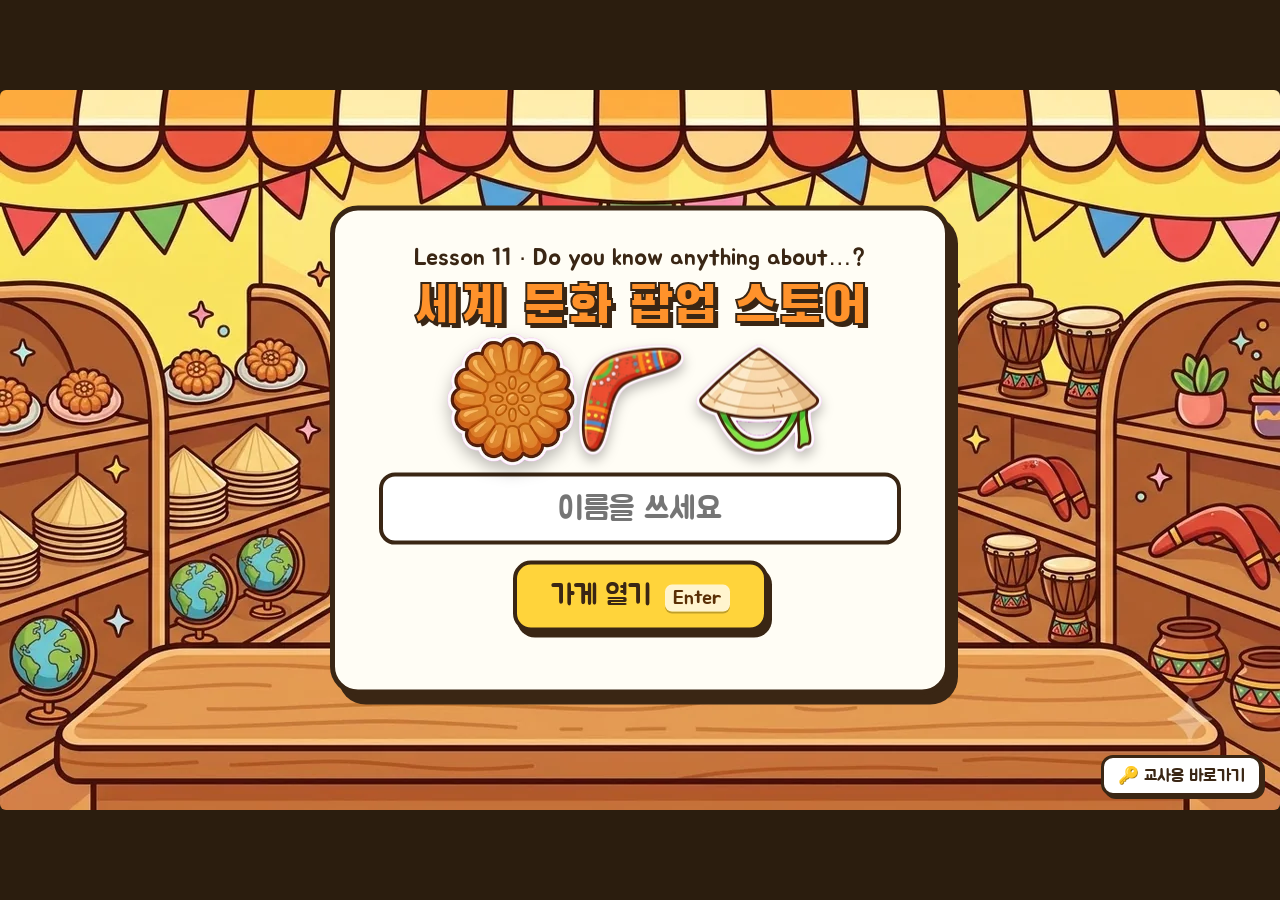
<file: popstore/index.html>
<!DOCTYPE html>
<html lang="ko">
<head>
<meta charset="utf-8">
<meta name="viewport" content="width=device-width,initial-scale=1">
<title>세계 문화 팝업 스토어</title>
<link rel="preconnect" href="https://fonts.googleapis.com">
<link href="https://fonts.googleapis.com/css2?family=Jua&family=Black+Han+Sans&display=swap" rel="stylesheet">
<style>
*{box-sizing:border-box;margin:0;padding:0;user-select:none;-webkit-user-select:none}
html,body{width:100%;height:100%;overflow:hidden;background:#2b1d0e;font-family:'Jua','Apple SD Gothic Neo','Malgun Gothic',sans-serif;color:#3b2412}
#stage{position:absolute;left:50%;top:50%;width:1280px;height:720px;transform-origin:0 0;background:#ffd43b url(img/bg.webp) center/cover no-repeat;overflow:hidden;border-radius:6px}
.hidden{display:none!important}
.screen{position:absolute;inset:0}
button{font-family:inherit;cursor:pointer;border:none}
input{font-family:inherit;user-select:text;-webkit-user-select:text}
.panel{background:#fffdf5;border:5px solid #3a2614;border-radius:28px;box-shadow:8px 10px 0 #3a2614}
.btn{background:#ffd43b;color:#3a2614;font-size:28px;padding:14px 34px;border-radius:18px;border:4px solid #3a2614;box-shadow:4px 6px 0 #3a2614;transition:transform .08s}
.btn:active{transform:translate(3px,4px);box-shadow:1px 2px 0 #3a2614}
.btn.purple{background:#ff922b;color:#fff;-webkit-text-stroke:0}
.btn.red{background:#ff6b6b;color:#fff}
.btn.gray{background:#fff;color:#3a2614}
.btn.small{font-size:20px;padding:9px 18px;border-radius:14px}
.btn:disabled{filter:grayscale(.8);opacity:.6;cursor:default}
kbd{display:inline-block;font-family:inherit;font-size:.7em;background:rgba(255,255,255,.75);color:#5a2f05;border-radius:7px;padding:1px 8px;margin-left:6px;box-shadow:0 2px 0 rgba(0,0,0,.25)}

/* 로그인 */
#login .panel{position:absolute;left:50%;top:50%;transform:translate(-50%,-50%);width:620px;padding:34px 44px;text-align:center}
#login h1{font-family:'Black Han Sans','Jua',sans-serif;font-weight:normal;font-size:54px;white-space:nowrap;color:#ff922b;-webkit-text-stroke:2px #3a2614;text-shadow:4px 4px 0 #3a2614;line-height:1.1}
#login h1 small{display:block;font-family:'Jua',sans-serif;font-size:24px;color:#3a2614;-webkit-text-stroke:0;text-shadow:none;margin-bottom:8px}
#login .bottles{height:110px;margin:6px 0 8px}
#login .bottles img{height:110px;margin:0 6px;filter:drop-shadow(0 6px 6px rgba(0,0,0,.25))}
#nameIn,#pwIn{width:100%;font-size:32px;text-align:center;padding:12px;border-radius:16px;border:4px solid #3a2614;background:#fff;color:#3a2614;outline:none;margin:10px 0 16px}
#nameIn:focus,#pwIn:focus{border-color:#ff922b;box-shadow:0 0 0 4px #ffe066}
#toTeacher{position:absolute;right:18px;bottom:14px;font-size:17px;background:#fff;color:#3a2614;padding:7px 14px;border-radius:12px;border:3px solid #3a2614;box-shadow:3px 3px 0 #3a2614}
#pwBox{margin-top:14px;border-top:3px dashed #3a2614;padding-top:12px}
#loginMsg{color:#d0384b;font-size:20px;min-height:24px}

/* 대기 */
#lobby .panel{position:absolute;left:50%;top:46%;transform:translate(-50%,-50%);width:640px;padding:34px;text-align:center}
#lobby h2{font-family:'Black Han Sans','Jua',sans-serif;font-weight:normal;font-size:46px;color:#ff922b;-webkit-text-stroke:1.5px #3a2614}
#lobby p{font-size:24px;margin-top:10px;color:#6b4a2a}
#lobby .me{font-size:30px;color:#e8590c;margin-top:14px}
.dots span{display:inline-block;width:16px;height:16px;border-radius:50%;background:#ff922b;border:3px solid #3a2614;margin:16px 6px 0;animation:bob 1s infinite}
.dots span:nth-child(2){animation-delay:.15s}.dots span:nth-child(3){animation-delay:.3s}
@keyframes bob{0%,100%{transform:translateY(0)}50%{transform:translateY(-12px)}}

/* 게임 화면 */
#hud{position:absolute;left:0;right:0;top:0;height:74px;display:flex;align-items:center;gap:14px;padding:10px 16px}
.chip{background:#fff;border:4px solid #3a2614;border-radius:999px;height:54px;display:flex;align-items:center;gap:8px;padding:0 18px 0 8px;font-size:28px;box-shadow:3px 4px 0 #3a2614}
.chip img{height:42px}
.chip.t{padding:0 18px}
#coinChip{min-width:170px}
#coins{color:#e8590c}
#timer.warn{color:#e0384b;animation:pulse .5s infinite alternate}
@keyframes pulse{to{transform:scale(1.15)}}
#spacer{flex:1}
#muteBtn{width:54px;height:54px;border-radius:50%;font-size:26px;background:#fff;border:4px solid #3a2614;box-shadow:3px 4px 0 #3a2614}
#rankBox{position:absolute;right:14px;top:86px;width:230px;background:#fff;border:4px solid #3a2614;border-radius:18px;padding:10px 12px;font-size:19px;box-shadow:4px 5px 0 #3a2614}
#rankBox h3{font-size:20px;color:#e8590c;text-align:center;margin-bottom:4px}
#rankBox .row{display:flex;justify-content:space-between;gap:6px;padding:2px 0}
#rankBox .row.me{color:#e8590c}
#rankBox .row span:first-child{overflow:hidden;white-space:nowrap;text-overflow:ellipsis}

#custs{position:absolute;left:150px;width:870px;bottom:204px;height:330px;display:flex;justify-content:space-around;align-items:flex-end}
.slot{position:relative;width:260px;height:330px;display:flex;align-items:flex-end;justify-content:center}
.cust{position:relative;cursor:pointer;display:flex;flex-direction:column;align-items:center;animation:pop .35s cubic-bezier(.3,1.6,.5,1)}
.cust img.ch{height:215px;filter:drop-shadow(0 8px 6px rgba(0,0,0,.3));transition:transform .12s}
.cust:hover img.ch{transform:translateY(-6px) scale(1.03)}
.cust.leave{animation:leave .5s forwards;pointer-events:none}
.cust.no .bubble{animation:shake .35s}
.bubble{position:relative;background:#fff;border:4px solid #3a2614;border-radius:18px;padding:6px 14px 6px 6px;display:flex;align-items:center;gap:6px;font-size:19px;margin-bottom:8px;white-space:nowrap;box-shadow:3px 4px 0 #3a2614}
.bubble img{height:46px}
.bubble:after{content:'';position:absolute;left:50%;bottom:-13px;margin-left:-9px;border:9px solid transparent;border-top-color:#3a2614;border-bottom:0}
.bubble kbd{background:#ffe066;color:#3a2614}
@keyframes pop{from{transform:translateY(60px) scale(.6);opacity:0}}
@keyframes leave{40%{transform:translateY(-26px)}100%{transform:translate(120px,10px) scale(.7);opacity:0}}
@keyframes shake{20%{transform:translateX(-8px)}40%{transform:translateX(8px)}60%{transform:translateX(-6px)}80%{transform:translateX(6px)}}
.fly{position:absolute;font-size:38px;color:#ffd43b;-webkit-text-stroke:2px #3a2614;text-shadow:3px 3px 0 #3a2614;pointer-events:none;animation:fly 1s forwards;z-index:5;white-space:nowrap}
@keyframes fly{to{transform:translateY(-110px);opacity:0}}

#bar{position:absolute;left:0;right:0;bottom:0;height:190px;display:flex;align-items:center;justify-content:center;gap:22px;padding:0 20px}
#stock{display:flex;gap:10px;background:#fff;border:4px solid #3a2614;border-radius:22px;padding:10px 16px;box-shadow:4px 5px 0 #3a2614}
.st{position:relative;width:92px;text-align:center;color:#3a2614;font-size:17px}
.st span{display:block;white-space:nowrap}
.st img{display:block;margin:0 auto;height:96px;transition:transform .15s}
.st.zero img{filter:grayscale(1) brightness(.6);opacity:.7}
.st.bump img{transform:scale(1.25)}
img[src$="i0.webp"]{transform:scale(1.2)}
.st img[src$="i0.webp"]{transform:scale(1.15) translateY(-6px)}
.st.bump img[src$="i0.webp"]{transform:scale(1.4) translateY(-6px)}
.bubble img[src$="i0.webp"]{transform:scale(1.35)}
.st b{position:absolute;right:2px;top:0;min-width:36px;height:36px;line-height:32px;border-radius:18px;background:#ffd43b;color:#3a2614;border:3px solid #3a2614;font-size:22px;font-weight:normal}
#quizBtn{font-size:36px;padding:26px 44px;border-radius:26px}
#quizBtn.hint{animation:pulse .3s 4 alternate}
#upBtn{font-size:21px;line-height:1.25;padding:14px 20px}
#chestProg{position:absolute;left:18px;bottom:196px;background:#fff;border:4px solid #3a2614;box-shadow:3px 4px 0 #3a2614;border-radius:16px;padding:6px 12px;font-size:19px;display:flex;align-items:center;gap:8px}
#chestProg img{height:38px}
.pip{display:inline-block;width:16px;height:16px;border-radius:50%;background:#fff;margin:0 2px;border:3px solid #3a2614}
.pip.on{background:#ff922b}

/* 모달 */
.modal{position:absolute;inset:0;background:rgba(58,38,20,.55);display:flex;align-items:center;justify-content:center;z-index:20}
#qCard{width:880px;padding:30px 40px;text-align:center}
#qText{font-size:38px;white-space:pre-line;line-height:1.3;color:#3a2614;min-height:100px;display:flex;align-items:center;justify-content:center}
#qKo{font-size:22px;color:#e8590c;min-height:28px;margin:6px 0 10px}
.ans{display:block;width:100%;margin:12px 0;font-size:30px;padding:16px 20px;border-radius:18px;background:#fff;border:4px solid #3a2614;color:#3a2614;box-shadow:4px 5px 0 #3a2614;text-align:left}
.ans kbd{margin:0 14px 0 0;background:#ffd43b;font-size:.8em}
.ans:hover{background:#fff9db}
.ans.ok{background:#b2f2bb}
.ans.bad{background:#ffc9c9}
#qMsg{font-size:28px;min-height:36px;margin-top:6px}
#chCard{width:860px;padding:28px 36px;text-align:center}
#chCard h2{font-size:40px;color:#e8590c}
#chests{display:flex;justify-content:center;gap:30px;margin:18px 0 6px}
.chest{background:none;position:relative;transition:transform .15s}
.chest img{height:190px}
.chest:hover{transform:translateY(-8px) rotate(-2deg)}
.chest.dim{opacity:.35;transform:scale(.85)}
.chest.open{animation:pop .4s}
.chest kbd{position:absolute;left:50%;bottom:-6px;transform:translateX(-50%);margin:0;font-size:22px}
#chRes{min-height:120px;display:flex;align-items:center;justify-content:center;gap:16px;font-size:34px;color:#3b2412}
#chRes img{height:100px}
#chRes.good{color:#1f8a3b}#chRes.bad{color:#d0384b}
#toasts{position:absolute;left:50%;top:86px;transform:translateX(-50%);z-index:30;display:flex;flex-direction:column;align-items:center;gap:8px;pointer-events:none}
.toast{background:#fff;border:4px solid #3a2614;color:#e03131;font-size:26px;padding:10px 22px;border-radius:18px;box-shadow:4px 5px 0 #3a2614;animation:pop .3s}
.toast.good{color:#2b8a3e}

/* 끝 */
#end .panel{position:absolute;left:50%;top:50%;transform:translate(-50%,-50%);width:680px;padding:30px 44px;text-align:center}
#end h2{font-family:'Black Han Sans','Jua',sans-serif;font-weight:normal;font-size:52px;color:#ff922b;-webkit-text-stroke:1.5px #3a2614}
#endMe{font-size:30px;margin:10px 0;color:#e8590c}
#endTop .row{display:flex;justify-content:space-between;font-size:28px;padding:6px 18px;border-radius:12px}
#endTop .row:nth-child(1){background:#ffe066;font-size:34px}
#endTop .row.me{color:#e8590c}

/* 교사 */
#teacher{background:rgba(255,249,219,.97);padding:18px 26px;color:#3a2614}
#teacher h1{font-family:'Black Han Sans','Jua',sans-serif;font-weight:normal;font-size:38px;color:#e8590c;display:flex;align-items:center;gap:14px}
#teacher h1 img{height:56px}
#tTop{display:flex;align-items:center;gap:12px;margin:10px 0 12px;flex-wrap:wrap}
#tTimer{font-size:60px;min-width:190px;text-align:center;background:#fff;border:4px solid #3a2614;border-radius:18px;padding:0 16px;color:#3a2614}
#tStatus{font-size:24px;min-width:150px}
#tMain{display:flex;gap:18px;height:488px}
#tBoard{flex:1;background:#fff;border:4px solid #3a2614;border-radius:18px;padding:12px 16px;overflow:hidden}
#tRows{columns:2;column-gap:22px;font-size:25px}
#tRows.many{font-size:20px}
#tRows .row{display:flex;gap:10px;align-items:center;break-inside:avoid;padding:3px 6px;border-radius:8px}
#tRows .row:nth-child(-n+3){background:#ffe066}
#tRows .rk{width:38px;text-align:right;color:#e8590c}
#tRows .nm{flex:1;overflow:hidden;white-space:nowrap;text-overflow:ellipsis}
#tRows .cn{color:#e8590c}
#tRows .off{opacity:.4}
#tSide{width:380px;display:flex;flex-direction:column;gap:12px}
#tFeed{flex:1;background:#fff;border:4px solid #3a2614;border-radius:18px;padding:10px 14px;font-size:19px;overflow:hidden;display:flex;flex-direction:column-reverse}
#tFeed div{padding:4px 0;border-bottom:1px dashed #ffd43b}
#tInfo{background:#fff;border:4px solid #3a2614;border-radius:18px;padding:10px 14px;font-size:18px;word-break:break-all;user-select:text;-webkit-user-select:text}
#tInfo b{color:#e8590c}
select{font-family:inherit;font-size:22px;padding:8px;border-radius:12px;border:3px solid #3a2614;background:#fff}
</style>
</head>
<body>
<div id="stage">

  <!-- 로그인 -->
  <div id="login" class="screen">
    <div class="panel">
      <h1><small>Lesson 11 · Do you know anything about…?</small>세계 문화 팝업 스토어</h1>
      <div class="bottles"><img src="img/i0.webp" alt=""><img src="img/i1.webp" alt=""><img src="img/i2.webp" alt=""></div>
      <input id="nameIn" maxlength="8" placeholder="이름을 쓰세요" autocomplete="off">
      <button class="btn" id="joinBtn">가게 열기 <kbd>Enter</kbd></button>
      <div id="loginMsg"></div>
      <div id="pwBox" class="hidden">
        <input id="pwIn" type="password" maxlength="8" placeholder="교사 비밀번호" autocomplete="off">
        <button class="btn purple small" id="pwBtn">교사 화면 열기</button>
      </div>
    </div>
    <button id="toTeacher">🔑 교사용 바로가기</button>
  </div>

  <!-- 대기 -->
  <div id="lobby" class="screen hidden">
    <div class="panel">
      <h2 id="lobbyTitle">곧 팝업 스토어가 열려요!</h2>
      <p id="lobbyMsg">선생님이 시작을 누르면 장사가 시작돼요.</p>
      <div class="me">🛍️ <span id="lobbyName"></span> 점장님 · 지금 <span id="lobbyN">1</span>명 입장</div>
      <div class="dots"><span></span><span></span><span></span></div>
      <p style="font-size:20px;margin-top:18px">문제를 맞혀 물건을 채우고 → 손님에게 팔아 코인을 벌고 → 손님 5명마다 선물상자!</p>
    </div>
  </div>

  <!-- 게임 -->
  <div id="play" class="screen hidden">
    <div id="hud">
      <div class="chip" id="coinChip"><img src="img/i5.webp" alt=""><span id="coins">0</span></div>
      <div class="chip t">🏆 <span id="rank">-</span></div>
      <div class="chip"><img src="img/i6.webp" alt=""><span id="shield">0</span></div>
      <div class="chip t">⭐ Lv.<span id="lv">1</span></div>
      <div id="spacer"></div>
      <div class="chip t">⏰ <span id="timer">0:00</span></div>
      <button id="muteBtn" title="음악 켜기/끄기">🎵</button>
    </div>
    <div id="rankBox"><h3>⭐ 오늘의 판매왕</h3><div id="topRows"></div></div>
    <div id="custs"><div class="slot"></div><div class="slot"></div><div class="slot"></div></div>
    <div id="chestProg"><img src="img/i3.webp" alt=""><span id="pips"></span></div>
    <div id="bar">
      <div id="stock">
        <div class="st"><img src="img/i0.webp" alt=""><b>0</b><span>약과</span></div>
        <div class="st"><img src="img/i1.webp" alt=""><b>0</b><span>부메랑</span></div>
        <div class="st"><img src="img/i2.webp" alt=""><b>0</b><span>논라</span></div>
      </div>
      <button class="btn" id="quizBtn">📦 문제 풀고 물건 채우기 <kbd>Space</kbd></button>
      <button class="btn purple" id="upBtn"></button>
    </div>
  </div>

  <!-- 끝 -->
  <div id="end" class="screen hidden">
    <div class="panel">
      <h2>🎉 오늘 영업 끝!</h2>
      <div id="endMe"></div>
      <div id="endTop"></div>
      <p style="font-size:20px;margin-top:14px;color:#7a5a36">선생님이 다시 시작하면 새 가게가 열려요.</p>
    </div>
  </div>

  <!-- 문제 -->
  <div id="qModal" class="modal hidden">
    <div class="panel" id="qCard">
      <div id="qText"></div>
      <div id="qKo"></div>
      <div id="qAns"></div>
      <div id="qMsg"></div>
    </div>
  </div>

  <!-- 상자 -->
  <div id="chModal" class="modal hidden">
    <div class="panel" id="chCard">
      <h2 id="chTitle">🎁 선물상자를 하나 고르세요!</h2>
      <div id="chests"></div>
      <div id="chRes"></div>
    </div>
  </div>

  <div id="toasts"></div>

  <!-- 교사 -->
  <div id="teacher" class="screen hidden">
    <h1><img src="img/i0.webp" alt="">세계 문화 팝업 스토어 · 교사 화면
      <span style="flex:1"></span>
      <button class="btn gray small" id="toStudent">🧒 학생용 바로가기</button>
    </h1>
    <div id="tTop">
      <div id="tTimer">--:--</div>
      <div id="tStatus">대기 중</div>
      <select id="tMins"><option>5</option><option>8</option><option selected>10</option><option>12</option><option>15</option><option>20</option></select><span style="font-size:22px">분</span>
      <button class="btn small" id="tStart">▶ 시작</button>
      <button class="btn gray small" id="tPlus">+1분</button>
      <button class="btn gray small" id="tMinus">−1분</button>
      <button class="btn red small" id="tEnd">■ 끝</button>
      <button class="btn purple small" id="tSteal">약탈 켜짐</button>
      <button class="btn gray small" id="tReset">초기화</button>
    </div>
    <div id="tMain">
      <div id="tBoard"><div id="tRows"></div></div>
      <div id="tSide">
        <div id="tFeed"></div>
        <div id="tInfo"></div>
      </div>
    </div>
  </div>
</div>

<script src="questions.js?v=2"></script>
<script>
'use strict';
const API = 'https://script.google.com/macros/s/AKfycby-xF5iKuF5BXIo8j8sQr40-MrEl05hg2ocJadg1iU-W--fnAogWtRQA6uKBdwM2KeA/exec';
const $ = id => document.getElementById(id);
const rnd = n => Math.floor(Math.random() * n);
const LV_PRICE = [0, 10, 15, 20, 30, 40], LV_COST = [0, 100, 250, 500, 900];
const DRINK = ['Yakgwa', 'Boomerangs', 'Nón lá'];
const CHEST_EVERY = 5, MAX_STOCK = 9;

/* ---------- 화면 맞추기 ---------- */
function fit() {
  const s = Math.min(innerWidth / 1280, innerHeight / 720), st = $('stage');
  st.style.transform = 'scale(' + s + ')';
  st.style.marginLeft = (-640 * s) + 'px'; st.style.marginTop = (-360 * s) + 'px';
}
addEventListener('resize', fit); fit();

/* ---------- 소리 (Web Audio) ---------- */
let AC = null, master = null, musicGain = null, musicOn = true, musicTimer = null, nextBar = 0, barNo = 0;
function audio() {
  if (AC) { if (AC.state === 'suspended') AC.resume(); return AC; }
  try {
    AC = new (window.AudioContext || window.webkitAudioContext)();
    master = AC.createGain(); master.gain.value = 0.55;
    const comp = AC.createDynamicsCompressor();
    const dl = AC.createDelay(); dl.delayTime.value = 0.23;
    const fb = AC.createGain(); fb.gain.value = 0.22;
    const lp = AC.createBiquadFilter(); lp.type = 'lowpass'; lp.frequency.value = 2600;
    master.connect(comp); master.connect(dl); dl.connect(lp); lp.connect(fb); fb.connect(dl); lp.connect(comp);
    comp.connect(AC.destination);
    musicGain = AC.createGain(); musicGain.gain.value = 0.16; musicGain.connect(master);
  } catch (e) { AC = null; }
  return AC;
}
function bell(f, t, dur, vol, dest) {           // 부드러운 오르골 소리
  if (!AC) return;
  [[1, 1], [2, .28], [3, .08], [4.2, .04]].forEach(([m, a]) => {
    const o = AC.createOscillator(), g = AC.createGain();
    o.type = 'sine'; o.frequency.value = f * m;
    g.gain.setValueAtTime(0, t); g.gain.linearRampToValueAtTime(vol * a, t + 0.008);
    g.gain.exponentialRampToValueAtTime(0.0001, t + dur / (m > 1 ? 1.8 : 1));
    o.connect(g); g.connect(dest || master); o.start(t); o.stop(t + dur + 0.05);
  });
}
function soft(f, t, dur, vol, type, f2, dest) {  // 둥근 소리(베이스·효과)
  if (!AC) return;
  const o = AC.createOscillator(), g = AC.createGain(), lp = AC.createBiquadFilter();
  o.type = type || 'triangle'; o.frequency.setValueAtTime(f, t);
  if (f2) o.frequency.exponentialRampToValueAtTime(f2, t + dur);
  lp.type = 'lowpass'; lp.frequency.value = 1400;
  g.gain.setValueAtTime(0, t); g.gain.linearRampToValueAtTime(vol, t + 0.02);
  g.gain.exponentialRampToValueAtTime(0.0001, t + dur);
  o.connect(lp); lp.connect(g); g.connect(dest || master); o.start(t); o.stop(t + dur + 0.05);
}
const N = { C4: 261.63, D4: 293.66, E4: 329.63, F4: 349.23, G4: 392, A4: 440, B4: 493.88, C5: 523.25, D5: 587.33, E5: 659.25, F5: 698.46, G5: 783.99, A5: 880, B5: 987.77, C6: 1046.5, D6: 1174.7, E6: 1318.5, G6: 1568, C3: 130.81, F3: 174.61, G3: 196, A3: 220, E3: 164.81, D3: 146.83 };
const SFX = {
  click() { bell(N.E5, AC.currentTime, .12, .12); },
  correct() { const t = AC.currentTime; [N.C5, N.E5, N.G5, N.C6].forEach((f, i) => bell(f, t + i * .075, .5, .2)); },
  wrong() { const t = AC.currentTime; soft(330, t, .22, .16, 'triangle', 262); soft(247, t + .18, .32, .16, 'triangle', 196); },
  coin() { const t = AC.currentTime; bell(N.E6, t, .18, .16); bell(N.G6, t + .07, .4, .16); },
  nope() { soft(180, AC.currentTime, .18, .14, 'sine', 150); },
  chest() { const t = AC.currentTime; [N.G4, N.C5, N.E5, N.G5, N.C6, N.E6].forEach((f, i) => bell(f, t + i * .06, .6, .13)); },
  big() { const t = AC.currentTime; [[N.C5, 0], [N.E5, .1], [N.G5, .2], [N.C6, .32], [N.E6, .44], [N.G6, .56], [N.C6, .7], [N.E6, .7], [N.G6, .7]].forEach(([f, d]) => bell(f, t + d, .9, .16)); },
  steal() { const t = AC.currentTime; [N.A5, N.G5, N.E5, N.D5, N.C5].forEach((f, i) => soft(f, t + i * .07, .14, .14, 'square')); bell(N.C6, t + .42, .5, .14); },
  lose() { const t = AC.currentTime; soft(392, t, .3, .16, 'triangle', 311); soft(311, t + .26, .3, .16, 'triangle', 247); soft(247, t + .52, .55, .16, 'triangle', 165); },
  shield() { const t = AC.currentTime; [N.G4, N.D5, N.G5, N.B5].forEach(f => bell(f, t, .9, .12)); bell(N.D6, t + .12, .8, .1); },
  start() { const t = AC.currentTime; [[N.G4, 0], [N.C5, .14], [N.E5, .28], [N.G5, .42], [N.C6, .62]].forEach(([f, d]) => bell(f, t + d, .8, .2)); },
  end() { const t = AC.currentTime; [[N.C6, 0], [N.G5, .18], [N.E5, .36], [N.C5, .54], [N.G4, .8], [N.C5, 1.05]].forEach(([f, d]) => bell(f, t + d, 1, .2)); },
  tick() { soft(880, AC.currentTime, .06, .08, 'sine'); },
  up() { const t = AC.currentTime; [N.C5, N.D5, N.E5, N.G5, N.A5, N.C6].forEach((f, i) => bell(f, t + i * .05, .5, .14)); }
};
function sfx(n) { if (!audio()) return; try { SFX[n](); } catch (e) {} }
/* 배경 음악: 느긋한 오르골 왈츠 (8마디 반복) */
const BARS = [
  { b: 'C3', ch: ['E4', 'G4'], m: ['E5', 'G5', 'C6'] },
  { b: 'A3', ch: ['C4', 'E4'], m: ['A5', 'G5', 'E5'] },
  { b: 'F3', ch: ['A4', 'C5'], m: ['F5', 'A5', 'G5'] },
  { b: 'G3', ch: ['B4', 'D5'], m: ['D5', 'E5', 'G5'] },
  { b: 'C3', ch: ['E4', 'G4'], m: ['C6', 'G5', 'E5'] },
  { b: 'E3', ch: ['G4', 'B4'], m: ['B5', 'G5', 'E5'] },
  { b: 'F3', ch: ['A4', 'C5'], m: ['A5', 'C6', 'A5'] },
  { b: 'G3', ch: ['B4', 'D5'], m: ['G5', 'D5', 'G5'] }
];
function musicLoop() {
  if (!AC || !musicOn) return;
  const beat = 0.46;
  while (nextBar < AC.currentTime + 1.2) {
    const B = BARS[barNo % 8], t = Math.max(nextBar, AC.currentTime + .05);
    soft(N[B.b], t, beat * 2.6, .5, 'sine', 0, musicGain);
    B.ch.forEach(n => { bell(N[n], t + beat, beat * .9, .22, musicGain); bell(N[n], t + beat * 2, beat * .9, .2, musicGain); });
    B.m.forEach((n, i) => bell(N[n], t + i * beat, beat * 1.8, .5, musicGain));
    if (barNo % 2 === 1) bell(N[B.m[1]] * 2, t + beat * 2.5, beat, .14, musicGain);
    nextBar = t + beat * 3; barNo++;
  }
}
function startMusic() {
  if (!audio() || musicTimer) return;
  nextBar = AC.currentTime + .1;
  musicTimer = setInterval(musicLoop, 300); musicLoop();
}
function setMusic(on) {
  musicOn = on; $('muteBtn').textContent = on ? '🎵' : '🔇';
  if (AC) musicGain.gain.setTargetAtTime(on ? 0.16 : 0, AC.currentTime, .1);
  if (on && AC) nextBar = Math.max(nextBar, AC.currentTime + .1);
  try { localStorage.setItem('popstore11_music', on ? '1' : '0'); } catch (e) {}
}

/* ---------- 상태 ---------- */
let S = { id: '', name: '', coins: 0, served: 0, sh: 0, lv: 1, stock: [2, 2, 2], streak: 0, round: 0, since: 0 };
let G = { status: 'wait', round: 0, endAt: 0, steal: true }, off = 0, topList = [], myRank = 0, nPlayers = 1;
let modal = null, scr = 'login', deck = [], slots = [null, null, null], endedLocal = 0;
function save() { try { localStorage.setItem('popstore11', JSON.stringify(S)); } catch (e) {} }
function load() {
  try {
    const o = JSON.parse(localStorage.getItem('popstore11') || 'null');
    if (o && o.id) S = Object.assign(S, o);
    if (localStorage.getItem('popstore11_music') === '0') musicOn = false;
  } catch (e) {}
  if (!S.id) S.id = 'u' + Date.now().toString(36) + Math.random().toString(36).slice(2, 8);
}
function show(name) {
  scr = name;
  ['login', 'lobby', 'play', 'end', 'teacher'].forEach(k => $(k).classList.toggle('hidden', k !== name));
  if (name !== 'play') closeModals();
}
function closeModals() { modal = null; $('qModal').classList.add('hidden'); $('chModal').classList.add('hidden'); }

async function api(body) {
  const ctl = new AbortController(), tm = setTimeout(() => ctl.abort(), 9000);
  try { const r = await fetch(API, { method: 'POST', body: JSON.stringify(body), signal: ctl.signal }); return await r.json(); }
  catch (e) { return null; } finally { clearTimeout(tm); }
}

/* ---------- 서버와 맞추기 ---------- */
let syncing = false;
async function sync() {
  if (!S.name || syncing || scr === 'teacher' || scr === 'login') return;
  syncing = true;
  const r = await api({ act: 'sync', id: S.id, name: S.name, coins: S.coins, served: S.served, sh: S.sh, lv: S.lv, round: S.round });
  syncing = false;
  if (!r || !r.game) return;
  off = r.now - Date.now(); G = r.game; topList = r.top || []; myRank = r.rank || 0; nPlayers = r.n || 1;
  (r.deltas || []).forEach(d => {
    if (d.k === 'steal') { S.coins = Math.max(0, S.coins - d.amt); toast('🐦 ' + d.from + '에게 코인 ' + d.amt + '개를 뺏겼어요!'); sfx('lose'); }
    if (d.k === 'swap') { S.coins = d.set; toast('🔄 ' + d.from + '! 코인이 서로 바뀌었어요!'); sfx('lose'); }
    if (d.k === 'block') { S.sh = Math.max(0, S.sh - 1); toast('🛡 방패가 ' + d.from + '의 약탈을 막았어요!', true); sfx('shield'); }
  });
  route(); render(); save();
}
function loopSync() { sync().then(() => setTimeout(loopSync, 3300 + rnd(1400))); }

function route() {
  if (scr === 'teacher' || scr === 'login') return;
  if (G.status === 'run') {
    if (S.round !== G.round) newRound();
    if (scr !== 'play') { show('play'); sfx('start'); for (let i = 0; i < 3; i++) if (!slots[i]) spawn(i, 300 + i * 300); }
  } else if (G.status === 'end' && S.round === G.round && S.round) {
    if (scr !== 'end') { show('end'); sfx('end'); }
    renderEnd();
  } else {
    if (scr !== 'lobby') show('lobby');
    $('lobbyTitle').textContent = G.status === 'end' ? '지난 영업이 끝났어요' : '곧 팝업 스토어가 열려요!';
    $('lobbyMsg').textContent = '선생님이 시작을 누르면 가게 문이 열려요.';
    $('lobbyName').textContent = S.name; $('lobbyN').textContent = nPlayers;
  }
}
function newRound() {
  S.coins = 0; S.served = 0; S.sh = 0; S.lv = 1; S.stock = [2, 2, 2]; S.streak = 0; S.since = 0; S.round = G.round;
  deck = []; endedLocal = 0;
  for (let i = 0; i < 3; i++) { clearSlot(i); spawn(i, 300 + i * 350); }
  save();
}

/* ---------- 그리기 ---------- */
function fmt(ms) { const s = Math.max(0, Math.ceil(ms / 1000)); return Math.floor(s / 60) + ':' + String(s % 60).padStart(2, '0'); }
function render() {
  $('coins').textContent = S.coins.toLocaleString();
  $('rank').textContent = myRank ? myRank + '등 / ' + nPlayers + '명' : '-';
  $('shield').textContent = S.sh; $('lv').textContent = S.lv;
  document.querySelectorAll('#stock .st').forEach((el, i) => { el.querySelector('b').textContent = S.stock[i]; el.classList.toggle('zero', S.stock[i] <= 0); });
  const up = $('upBtn');
  if (S.lv >= 5) { up.innerHTML = '⭐ 최고 레벨!<br>하나에 ' + LV_PRICE[5] + '코인'; up.disabled = true; }
  else { up.innerHTML = '⬆ 가게 업그레이드 <kbd>U</kbd><br>' + LV_COST[S.lv] + '코인 → 하나에 ' + LV_PRICE[S.lv + 1]; up.disabled = S.coins < LV_COST[S.lv]; }
  let p = ''; for (let i = 0; i < CHEST_EVERY; i++) p += '<span class="pip' + (i < S.since ? ' on' : '') + '"></span>'; $('pips').innerHTML = p;
  const box = $('topRows'); box.textContent = '';
  topList.forEach((t, i) => {
    const row = document.createElement('div'); row.className = 'row' + (t.n === S.name && i + 1 === myRank ? ' me' : '');
    const a = document.createElement('span'); a.textContent = ['🥇', '🥈', '🥉', '4', '5'][i] + ' ' + t.n;
    const b = document.createElement('span'); b.textContent = t.c.toLocaleString();
    row.append(a, b); box.appendChild(row);
  });
}
function renderEnd() {
  $('endMe').textContent = S.name + ' 점장님: 코인 ' + S.coins.toLocaleString() + '개' + (myRank ? ' · ' + myRank + '등' : '') + ' · 손님 ' + S.served + '명';
  const box = $('endTop'); box.textContent = '';
  topList.forEach((t, i) => {
    const row = document.createElement('div'); row.className = 'row' + (t.n === S.name && i + 1 === myRank ? ' me' : '');
    const a = document.createElement('span'); a.textContent = ['🥇', '🥈', '🥉', '4등', '5등'][i] + ' ' + t.n;
    const b = document.createElement('span'); b.textContent = t.c.toLocaleString();
    row.append(a, b); box.appendChild(row);
  });
}
function toast(msg, good) {
  const d = document.createElement('div'); d.className = 'toast' + (good ? ' good' : ''); d.textContent = msg;
  $('toasts').appendChild(d); setTimeout(() => d.remove(), 3200);
}
let lastTick = -1;
setInterval(() => {
  if (scr !== 'play') return;
  const left = G.endAt - (Date.now() + off);
  $('timer').textContent = fmt(left);
  const warn = left < 30000; $('timer').classList.toggle('warn', warn);
  const sec = Math.ceil(left / 1000);
  if (warn && sec !== lastTick && sec > 0 && sec <= 10) { lastTick = sec; sfx('tick'); }
  if (left <= 0 && !endedLocal) { endedLocal = 1; G.status = 'end'; closeModals(); show('end'); sfx('end'); renderEnd(); sync(); }
}, 250);

/* ---------- 손님 ---------- */
function clearSlot(i) { const el = document.querySelectorAll('#custs .slot')[i]; el.textContent = ''; slots[i] = null; }
function spawn(i, delay) {
  setTimeout(() => {
    if (slots[i] || G.status !== 'run') return;
    const used = slots.filter(Boolean).map(s => s.ch);
    let ch; do { ch = rnd(8); } while (used.includes(ch));
    const want = rnd(3);
    const el = document.createElement('div'); el.className = 'cust';
    el.innerHTML = '<div class="bubble"><img src="img/i' + want + '.webp" alt="">' + DRINK[want] + ', please!<kbd>' + 'ASD'[i] + '</kbd></div><img class="ch" src="img/c' + ch + '.webp" alt="">';
    el.onclick = () => serve(i);
    document.querySelectorAll('#custs .slot')[i].appendChild(el);
    slots[i] = { ch, want, el };
  }, delay);
}
function serve(i) {
  if (modal || scr !== 'play' || G.status !== 'run') return;
  const c = slots[i]; if (!c) return;
  if (S.stock[c.want] <= 0) {
    c.el.classList.remove('no'); void c.el.offsetWidth; c.el.classList.add('no');
    const q = $('quizBtn'); q.classList.remove('hint'); void q.offsetWidth; q.classList.add('hint');
    sfx('nope'); return;
  }
  const price = LV_PRICE[S.lv];
  S.stock[c.want]--; S.coins += price; S.served++; S.since++;
  sfx('coin');
  const f = document.createElement('div'); f.className = 'fly'; f.textContent = '+' + price;
  f.style.left = '90px'; f.style.top = '40px'; c.el.parentNode.appendChild(f); setTimeout(() => f.remove(), 1000);
  c.el.classList.add('leave'); const el = c.el; setTimeout(() => el.remove(), 520);
  slots[i] = null; spawn(i, 900 + rnd(500));
  render(); save();
  if (S.since >= CHEST_EVERY) { S.since = 0; setTimeout(openChest, 450); }
}

/* ---------- 문제 ---------- */
let curQ = null, qLock = false;
function nextQ() {
  const Q = window.QUESTIONS || [];
  if (!deck.length) { deck = Q.map((_, i) => i); for (let i = deck.length - 1; i > 0; i--) { const j = rnd(i + 1); [deck[i], deck[j]] = [deck[j], deck[i]]; } }
  return Q[deck.pop()];
}
function openQ() {
  if (modal || scr !== 'play' || G.status !== 'run') return;
  curQ = nextQ(); if (!curQ) return;
  modal = 'q'; qLock = false; sfx('click');
  $('qText').textContent = curQ.q; $('qKo').textContent = ''; $('qMsg').textContent = '';
  const opts = [curQ.a].concat(curQ.w).map(t => ({ t, ok: t === curQ.a }));
  for (let i = opts.length - 1; i > 0; i--) { const j = rnd(i + 1); [opts[i], opts[j]] = [opts[j], opts[i]]; }
  const box = $('qAns'); box.textContent = '';
  opts.forEach((o, i) => {
    const b = document.createElement('button'); b.className = 'ans'; b.dataset.ok = o.ok ? '1' : '';
    const k = document.createElement('kbd'); k.textContent = i + 1; b.append(k, o.t);
    b.onclick = () => answer(b); box.appendChild(b);
  });
  $('qModal').classList.remove('hidden');
}
function answer(b) {
  if (qLock || modal !== 'q') return; qLock = true;
  const ok = b.dataset.ok === '1';
  document.querySelectorAll('#qAns .ans').forEach(x => { if (x.dataset.ok === '1') x.classList.add('ok'); });
  if (curQ.ko) $('qKo').textContent = curQ.ko;
  if (ok) {
    S.streak++;
    const add = S.streak >= 3 ? 2 : 1;
    S.stock = S.stock.map(v => Math.min(MAX_STOCK, v + add));
    $('qMsg').textContent = add === 2 ? '🔥 ' + S.streak + '연속 정답! 물건 2개씩!' : '✨ 정답! 물건이 1개씩 채워졌어요!';
    $('qMsg').style.color = '#1f8a3b'; sfx('correct');
    document.querySelectorAll('#stock .st').forEach(el => { el.classList.add('bump'); setTimeout(() => el.classList.remove('bump'), 500); });
  } else {
    b.classList.add('bad'); S.streak = 0;
    $('qMsg').textContent = '아쉬워요! 초록색이 정답이에요.'; $('qMsg').style.color = '#d0384b'; sfx('wrong');
  }
  render(); save();
  setTimeout(() => { if (modal === 'q') closeModals(); }, ok ? 950 : 2300);
}

/* ---------- 업그레이드 ---------- */
function upgrade() {
  if (modal || scr !== 'play' || S.lv >= 5 || S.coins < LV_COST[S.lv]) return;
  S.coins -= LV_COST[S.lv]; S.lv++; sfx('up'); toast('⭐ 가게 Lv.' + S.lv + '! 이제 하나에 ' + LV_PRICE[S.lv] + '코인', true);
  render(); save();
}

/* ---------- 보물상자 ---------- */
let chLock = false;
function openChest() {
  if (scr !== 'play' || G.status !== 'run') return;
  if (modal === 'q') { setTimeout(openChest, 600); return; }
  modal = 'chest'; chLock = false; sfx('chest');
  $('chTitle').textContent = '🎁 선물상자를 하나 고르세요!';
  $('chRes').textContent = ''; $('chRes').className = '';
  const box = $('chests'); box.textContent = '';
  for (let i = 0; i < 3; i++) {
    const b = document.createElement('button'); b.className = 'chest';
    b.innerHTML = '<img src="img/i3.webp" alt=""><kbd>' + (i + 1) + '</kbd>';
    b.onclick = () => pickChest(i); box.appendChild(b);
  }
  $('chModal').classList.remove('hidden');
}
function roll() {
  const t = G.steal
    ? [['gain', 28], ['x2', 14], ['x3', 4], ['steal', 18], ['swap', 5], ['m25', 12], ['m50', 5], ['shield', 14]]
    : [['gain', 46], ['x2', 16], ['x3', 5], ['m25', 13], ['m50', 5], ['shield', 15]];
  let r = Math.random() * t.reduce((a, x) => a + x[1], 0);
  for (const [k, w] of t) { r -= w; if (r <= 0) return k; }
  return 'gain';
}
async function pickChest(i) {
  if (chLock || modal !== 'chest') return; chLock = true;
  const btns = document.querySelectorAll('#chests .chest');
  btns.forEach((b, j) => { if (j !== i) b.classList.add('dim'); });
  let kind = roll(), res = $('chRes'), good = true, msg = '', icon = 'i5', snd = 'coin';
  const bonus = LV_PRICE[S.lv] * 5;
  if ((kind === 'x2' || kind === 'x3') && S.coins < bonus) kind = 'gain';
  if (kind === 'steal' || kind === 'swap') {
    $('chTitle').textContent = '두근두근…';
    const r = await api({ act: 'chest', id: S.id, name: S.name, coins: S.coins, kind });
    if (modal !== 'chest') return;
    if (!r || r.none || r.err) kind = 'gain';
    else if (r.blocked) { msg = '🛡 ' + r.name + '의 방패에 막혔어요!'; icon = 'i6'; good = false; snd = 'nope'; }
    else if (kind === 'steal') { S.coins += r.amt; msg = '😎 ' + r.name + '의 코인 ' + r.amt + '개를 가져왔어요!'; icon = 'i7'; snd = 'steal'; }
    else { S.coins = r.set; msg = '🔄 1등 ' + r.name + '! 코인을 서로 바꿨어요!'; icon = 'i4'; snd = 'big'; }
  }
  if (kind === 'gain') { S.coins += bonus; msg = '코인 +' + bonus + '!'; icon = 'i5'; snd = 'coin'; }
  if (kind === 'x2') { S.coins *= 2; msg = '와! 코인 2배!'; icon = 'i4'; snd = 'big'; }
  if (kind === 'x3') { S.coins *= 3; msg = '대박! 코인 3배!'; icon = 'i4'; snd = 'big'; }
  if (kind === 'shield') { S.sh = Math.min(3, S.sh + 1); msg = '방패 획득! 나쁜 일을 한 번 막아요'; icon = 'i6'; snd = 'shield'; }
  if (kind === 'm25' || kind === 'm50') {
    icon = 'i7';
    if (S.sh > 0) { S.sh--; msg = '🛡 방패가 까마귀를 막았어요!'; snd = 'shield'; }
    else { const lost = Math.floor(S.coins * (kind === 'm50' ? .5 : .25)); S.coins -= lost; msg = '장난꾸러기 까마귀가 코인 ' + lost + '개를 물고 갔어요…'; good = false; snd = 'lose'; }
  }
  btns[i].classList.add('open'); btns[i].querySelector('img').src = 'img/i4.webp';
  $('chTitle').textContent = good ? '🎉 상자를 열었어요!' : '앗!';
  res.className = good ? 'good' : 'bad'; res.innerHTML = '<img src="img/' + icon + '.webp" alt=""><span></span>';
  res.querySelector('span').textContent = msg;
  sfx(snd); render(); save(); sync();
  setTimeout(() => { if (modal === 'chest') closeModals(); }, 2300);
}

/* ---------- 키보드 ---------- */
addEventListener('keydown', e => {
  if (e.target && (e.target.tagName === 'INPUT' || e.target.tagName === 'SELECT')) return;
  if (scr !== 'play') return;
  const c = e.code || '', key = e.key;
  const num = c === 'Digit1' || c === 'Numpad1' || key === '1' ? 1 : c === 'Digit2' || c === 'Numpad2' || key === '2' ? 2 : c === 'Digit3' || c === 'Numpad3' || key === '3' ? 3 : 0;
  if (modal === 'q') { if (num) { const b = document.querySelectorAll('#qAns .ans')[num - 1]; if (b) answer(b); } e.preventDefault(); return; }
  if (modal === 'chest') { if (num) pickChest(num - 1); e.preventDefault(); return; }
  if (c === 'Space' || c === 'Enter' || key === ' ' || key === 'Enter') { e.preventDefault(); openQ(); }
  else if (c === 'KeyA') serve(0);
  else if (c === 'KeyS') serve(1);
  else if (c === 'KeyD') serve(2);
  else if (c === 'KeyU') upgrade();
});
$('quizBtn').onclick = openQ; $('upBtn').onclick = upgrade;
$('muteBtn').onclick = () => { audio(); setMusic(!musicOn); if (musicOn) startMusic(); };

/* ---------- 로그인 ---------- */
function join() {
  const n = $('nameIn').value.trim().slice(0, 8);
  if (!n) { $('loginMsg').textContent = '이름을 써 주세요!'; return; }
  if (n !== S.name) { S.name = n; S.round = 0; }
  audio(); sfx('click'); setMusic(musicOn); if (musicOn) startMusic();
  save(); show('lobby'); $('lobbyName').textContent = S.name; $('lobbyN').textContent = '…';
  sync();
}
$('joinBtn').onclick = join;
$('nameIn').addEventListener('keydown', e => { if (e.key === 'Enter') join(); });
$('toTeacher').onclick = () => { $('pwBox').classList.toggle('hidden'); $('pwIn').focus(); };
$('pwBtn').onclick = teacherLogin;
$('pwIn').addEventListener('keydown', e => { if (e.key === 'Enter') teacherLogin(); });

/* ---------- 교사 화면 ---------- */
let PWD = '', tTimer = null, tG = null, tOff = 0;
async function teacherLogin() {
  const pw = $('pwIn').value.trim(); if (!pw) return;
  $('loginMsg').textContent = '확인 중…';
  const r = await api({ act: 'teacher', pw, cmd: 'state' });
  if (!r) { $('loginMsg').textContent = '서버에 연결하지 못했어요. 다시 눌러 주세요.'; return; }
  if (r.err) { $('loginMsg').textContent = '비밀번호가 달라요.'; return; }
  PWD = pw; $('loginMsg').textContent = ''; show('teacher'); tRender(r);
  $('tInfo').innerHTML = '<b>학생 접속 주소</b><br>' + location.origin + location.pathname;
  clearInterval(tTimer); tTimer = setInterval(() => tCmd('state'), 2500);
}
async function tCmd(cmd, v) { const r = await api({ act: 'teacher', pw: PWD, cmd, v }); if (r && !r.err) tRender(r); }
function tRender(r) {
  tG = r.game; tOff = r.now - Date.now();
  $('tStatus').textContent = (tG.status === 'run' ? '🟢 영업 중' : tG.status === 'end' ? '🔴 영업 끝' : '🟡 대기 중') + ' · ' + r.players.length + '명';
  const st = $('tSteal'); st.textContent = tG.steal ? '약탈 켜짐' : '약탈 꺼짐'; st.className = 'btn small ' + (tG.steal ? 'purple' : 'gray');
  const rows = $('tRows'); rows.textContent = ''; rows.classList.toggle('many', r.players.length > 24);
  r.players.forEach((p, i) => {
    const row = document.createElement('div'); row.className = 'row' + (p.on ? '' : ' off');
    const a = document.createElement('span'); a.className = 'rk'; a.textContent = i + 1;
    const b = document.createElement('span'); b.className = 'nm'; b.textContent = p.n + (p.sh ? ' 🛡' : '');
    const c = document.createElement('span'); c.className = 'cn'; c.textContent = '🪙 ' + p.c.toLocaleString();
    const d = document.createElement('span'); d.textContent = '🛍️' + p.s;
    row.append(a, b, c, d); rows.appendChild(row);
  });
  const feed = $('tFeed'); feed.textContent = '';
  r.feed.slice().reverse().forEach(f => { const d = document.createElement('div'); d.textContent = f.m; feed.appendChild(d); });
}
setInterval(() => {
  if (scr !== 'teacher' || !tG) return;
  $('tTimer').textContent = tG.status === 'run' ? fmt(tG.endAt - (Date.now() + tOff)) : tG.status === 'end' ? '0:00' : '--:--';
}, 250);
$('tStart').onclick = () => tCmd('start', +$('tMins').value);
$('tEnd').onclick = () => tCmd('end');
$('tPlus').onclick = () => tCmd('time', 1);
$('tMinus').onclick = () => tCmd('time', -1);
$('tSteal').onclick = () => tCmd('steal', !(tG && tG.steal));
let resetArm = 0;
$('tReset').onclick = () => {
  if (Date.now() - resetArm < 3000) { resetArm = 0; $('tReset').textContent = '초기화'; tCmd('reset'); }
  else { resetArm = Date.now(); $('tReset').textContent = '한 번 더 누르면 초기화'; setTimeout(() => { $('tReset').textContent = '초기화'; }, 3000); }
};
$('toStudent').onclick = () => { clearInterval(tTimer); PWD = ''; show('login'); };

/* ---------- 시작 ---------- */
load();
if (S.name) $('nameIn').value = S.name;
['bg.webp'].concat([0, 1, 2, 3, 4, 5, 6, 7].flatMap(i => ['c' + i + '.webp', 'i' + i + '.webp'])).forEach(f => { const im = new Image(); im.src = 'img/' + f; });
if (location.hash === '#teacher') { $('pwBox').classList.remove('hidden'); }
loopSync();
</script>
</body>
</html>
</file>
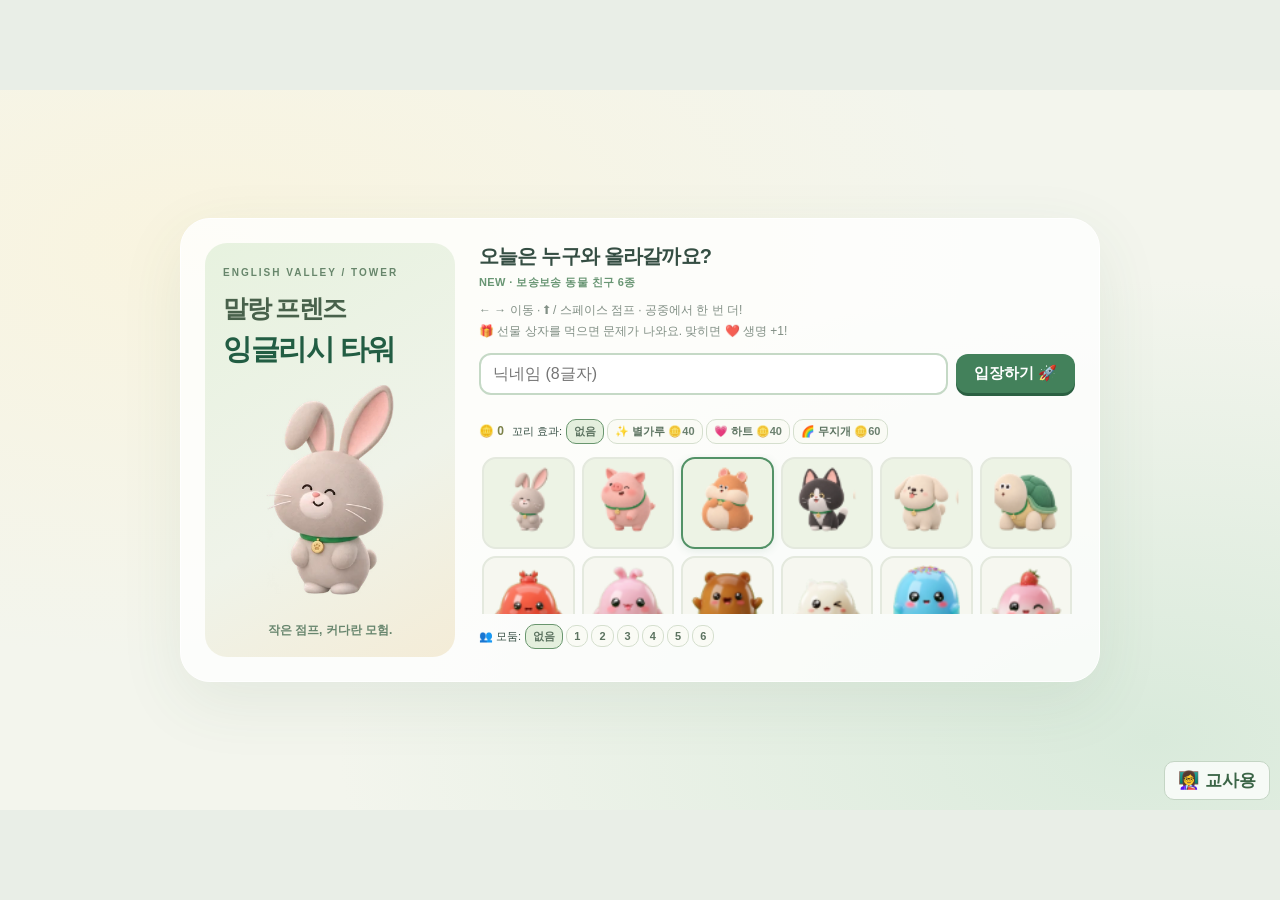
<file: tower/index.html>
<!DOCTYPE html>
<html lang="ko">
<head>
<meta charset="utf-8">
<meta name="viewport" content="width=device-width,initial-scale=1,maximum-scale=1,user-scalable=no">
<title>말랑 프렌즈 · 잉글리시 타워</title>
<link rel="icon" href="data:image/svg+xml,%3Csvg xmlns=%27http://www.w3.org/2000/svg%27 viewBox=%270 0 10 10%27%3E%3Ctext y=%278.5%27 font-size=%278%27%3E🏰%3C/text%3E%3C/svg%3E">
<style>
*{box-sizing:border-box;margin:0;padding:0}
html,body{height:100%;background:#0d0b1f;overflow:hidden;font-family:"Malgun Gothic","Apple SD Gothic Neo",sans-serif;color:#fff;-webkit-user-select:none;user-select:none}
.hidden{display:none!important}
#stage{position:absolute;left:50%;top:50%;transform:translate(-50%,-50%);width:min(100vw,177.78vh);height:min(56.25vw,100vh);background:#000;overflow:hidden}
#cv{position:absolute;inset:0;width:100%;height:100%;display:block}
.u{font-size:calc(var(--u,1)*16px)}
.hud{position:absolute;left:0;right:0;top:0;display:flex;gap:calc(var(--u)*8px);padding:calc(var(--u)*8px);pointer-events:none;align-items:flex-start;font-size:calc(var(--u)*16px)}
.chip{background:rgba(20,16,50,.62);border:2px solid rgba(255,255,255,.35);border-radius:calc(var(--u)*14px);padding:calc(var(--u)*5px) calc(var(--u)*12px);font-weight:700;backdrop-filter:blur(2px);white-space:nowrap}
.chip.gold{color:#ffe27a}
#hudTimer{font-size:calc(var(--u)*26px);min-width:calc(var(--u)*92px);text-align:center;letter-spacing:1px}
#hudTimer.warn{color:#ff7a7a;animation:bl .5s infinite alternate}
@keyframes bl{to{opacity:.45}}
.sp{flex:1}
.energy{width:calc(var(--u)*150px);height:calc(var(--u)*14px);background:rgba(0,0,0,.45);border-radius:9px;overflow:hidden;margin-top:calc(var(--u)*4px)}
#eFill{height:100%;width:100%;background:linear-gradient(90deg,#ffd23f,#ff9a3c);transition:width .15s}
#eFill.low{background:#ff5a5a}
#retryBtn{position:absolute;left:50%;bottom:calc(var(--u)*44px);transform:translateX(-50%);z-index:6;pointer-events:auto;white-space:nowrap}
#phase{position:absolute;left:0;right:0;bottom:calc(var(--u)*8px);text-align:center;font-size:calc(var(--u)*15px);font-weight:700;text-shadow:0 2px 4px #000;pointer-events:none}
#center{position:absolute;left:0;right:0;top:34%;text-align:center;font-size:calc(var(--u)*96px);font-weight:900;color:#fff;text-shadow:0 4px 0 #6a4fc0,0 0 24px rgba(255,255,255,.6);pointer-events:none}
#center.small{font-size:calc(var(--u)*34px);top:40%}
#toast{position:absolute;left:50%;top:calc(var(--u)*64px);transform:translateX(-50%);background:rgba(30,24,70,.88);border:2px solid #ffe27a;padding:calc(var(--u)*8px) calc(var(--u)*18px);border-radius:calc(var(--u)*20px);font-size:calc(var(--u)*17px);font-weight:700;opacity:0;transition:opacity .25s;pointer-events:none;white-space:nowrap}
#toast.show{opacity:1}
.btn{font-family:inherit;font-weight:800;border:0;border-radius:calc(var(--u)*14px);padding:calc(var(--u)*10px) calc(var(--u)*22px);font-size:calc(var(--u)*18px);cursor:pointer;color:#2a1c5a;background:linear-gradient(#fff3b8,#ffd23f);box-shadow:0 4px 0 #b8860b}
.btn:active{transform:translateY(3px);box-shadow:0 1px 0 #b8860b}
.btn.sm{font-size:calc(var(--u)*13px);padding:calc(var(--u)*5px) calc(var(--u)*10px);border-radius:10px;box-shadow:0 3px 0 #b8860b;pointer-events:auto}
.btn.ghost{background:rgba(255,255,255,.14);color:#fff;box-shadow:none;border:2px solid rgba(255,255,255,.35)}
/* 입장 */
#join{position:absolute;inset:0;background:radial-gradient(circle at 30% 20%,#4b3b9a,#1a1442 70%);display:flex;align-items:center;justify-content:center;z-index:5}
#join .card{width:min(94vw,760px);max-height:96vh;overflow:auto;background:rgba(255,255,255,.1);border:2px solid rgba(255,255,255,.3);border-radius:24px;padding:22px 26px;text-align:center}
#join h1{font-size:clamp(24px,4.2vw,38px);margin-bottom:4px;text-shadow:0 3px 0 #6a4fc0}
#join p{opacity:.85;margin-bottom:12px;font-size:clamp(13px,1.9vw,16px)}
#nameInput{width:min(52%,300px);font-size:20px;font-family:inherit;padding:9px 14px;border-radius:14px;border:3px solid #ffe27a;text-align:center;color:#2a1c5a}
.namerow{display:flex;gap:10px;justify-content:center;align-items:center;margin-bottom:6px}
#skinGrid{display:grid;grid-template-columns:repeat(10,1fr);gap:6px;margin:8px 0 14px;max-height:230px;overflow-y:auto}
.skin{background:rgba(255,255,255,.14);border:3px solid transparent;border-radius:12px;padding:2px;cursor:pointer}
.skin.sel{border-color:#ffe27a;background:rgba(255,226,122,.3)}
.skin{position:relative}
.skin canvas{width:100%;display:block}
.skin.locked canvas{filter:grayscale(.85) brightness(.75)}
.skin .lock{position:absolute;left:0;right:0;bottom:0;font-size:11px;font-weight:800;background:rgba(0,0,0,.55);border-radius:0 0 9px 9px;color:#ffe27a}
#join .shop{display:flex;flex-wrap:wrap;gap:6px;justify-content:center;align-items:center;margin:2px 0 8px;font-size:13px}
#join .shop b{font-size:15px;color:#ffe27a;margin-right:4px}
#join .shop button{font-family:inherit;font-weight:800;font-size:13px;border-radius:10px;border:2px solid rgba(255,255,255,.35);background:rgba(255,255,255,.12);color:#fff;padding:3px 9px;cursor:pointer}
#join .shop button.sel{border-color:#ffe27a;background:rgba(255,226,122,.3)}
#join .shop i{font-style:normal;opacity:.9}
.hud2{position:absolute;left:calc(var(--u)*8px);top:calc(var(--u)*50px);display:flex;flex-direction:column;align-items:flex-start;gap:calc(var(--u)*6px);pointer-events:none;font-size:calc(var(--u)*15px)}
.hud2 .chip{font-size:calc(var(--u)*15px)}
#hudItem{border-color:#9be4ff;color:#d6f4ff;animation:bl .6s infinite alternate}
#feed{position:absolute;left:calc(var(--u)*10px);bottom:calc(var(--u)*34px);display:flex;flex-direction:column;gap:calc(var(--u)*5px);pointer-events:none}
#feed div{background:rgba(30,24,70,.8);border:2px solid rgba(255,255,255,.4);border-radius:calc(var(--u)*14px);padding:calc(var(--u)*4px) calc(var(--u)*12px);font-size:calc(var(--u)*15px);font-weight:700;animation:feedin .25s ease-out,feedout .4s 3s forwards;width:fit-content}
@keyframes feedin{from{transform:translateX(-30px);opacity:0}}
@keyframes feedout{to{opacity:0}}
#joinMsg{min-height:22px;color:#ffb3b3;font-weight:700;margin-bottom:4px}
#joinBtn{font-size:20px;padding:10px 24px}
#tBtn{position:absolute;right:10px;bottom:10px;z-index:9}
/* 퀴즈 */
#quiz{position:absolute;inset:0;background:rgba(10,8,34,.72);display:flex;align-items:center;justify-content:center;z-index:4}
#quiz .box{width:80%;background:#fffaf0;color:#2a1c5a;border-radius:calc(var(--u)*24px);padding:calc(var(--u)*20px) calc(var(--u)*26px);border:4px solid #ffd23f;box-shadow:0 10px 0 rgba(0,0,0,.25)}
#qTag{font-weight:800;color:#a6571f;font-size:calc(var(--u)*15px)}
#qQ{font-size:calc(var(--u)*25px);font-weight:800;margin:calc(var(--u)*6px) 0 calc(var(--u)*2px);white-space:pre-wrap;line-height:1.35}
#qKo{font-size:calc(var(--u)*16px);color:#6b5aa8;margin-bottom:calc(var(--u)*10px);min-height:calc(var(--u)*20px)}
#qChoices{display:grid;gap:calc(var(--u)*9px)}
#qChoices button{font-family:inherit;text-align:left;font-size:calc(var(--u)*21px);font-weight:700;padding:calc(var(--u)*10px) calc(var(--u)*16px);border-radius:calc(var(--u)*14px);border:3px solid #cdbff5;background:#fff;color:#2a1c5a;cursor:pointer}
#qChoices button b{display:inline-block;width:calc(var(--u)*28px);height:calc(var(--u)*28px);line-height:calc(var(--u)*28px);text-align:center;border-radius:50%;background:#6a4fc0;color:#fff;margin-right:calc(var(--u)*12px);font-size:calc(var(--u)*16px)}
#qChoices button:hover:not(:disabled){border-color:#6a4fc0}
#qChoices button.ok{background:#b8f5c3;border-color:#2e9e4a}
#qChoices button.no{background:#ffc9c9;border-color:#d04a4a}
#qFeed{min-height:calc(var(--u)*26px);margin-top:calc(var(--u)*8px);font-weight:800;font-size:calc(var(--u)*18px)}
/* 결과 */
#result{position:absolute;inset:0;background:rgba(10,8,34,.82);display:flex;align-items:center;justify-content:center;z-index:6;text-align:center}
#result .box{background:rgba(255,255,255,.12);border:3px solid #ffe27a;border-radius:24px;padding:calc(var(--u)*14px) calc(var(--u)*22px);width:90%;max-height:96%;overflow:auto;display:grid;grid-template-columns:1.25fr 1fr;gap:calc(var(--u)*6px) calc(var(--u)*20px);text-align:left}
#result .box>h2,#result .box>#myRank{grid-column:1/3;text-align:center}
#podium{width:100%;display:block}
#awards{font-size:calc(var(--u)*15px);font-weight:700;line-height:1.55;color:#fff3a8}
#reviewBtn{margin-top:calc(var(--u)*8px);font-size:calc(var(--u)*14px);padding:calc(var(--u)*6px) calc(var(--u)*14px)}
#review{margin-top:calc(var(--u)*6px);font-size:calc(var(--u)*13px);background:rgba(0,0,0,.35);border-radius:12px;padding:calc(var(--u)*8px) calc(var(--u)*10px);max-height:calc(var(--u)*150px);overflow:auto}
#review .rv{padding:3px 0;border-bottom:1px solid rgba(255,255,255,.2)}
#result h2{font-size:calc(var(--u)*30px);margin-bottom:2px}
#myRank{font-size:calc(var(--u)*17px);color:#ffe27a;font-weight:800;margin-bottom:4px}
#rankList{text-align:left;list-style:none;font-size:calc(var(--u)*16px);font-weight:700}
#rankList li{padding:3px 8px;border-radius:8px}
#rankList li.me{background:rgba(255,226,122,.3)}
/* 교사 */
#teacher{position:absolute;inset:0;background:#f4f0ff;color:#2a1c5a;overflow:auto;z-index:8;padding:16px}
#teacher h1{font-size:26px;margin-bottom:10px}
.tgrid{display:grid;grid-template-columns:minmax(320px,420px) 1fr;gap:16px;align-items:start}
@media(max-width:820px){.tgrid{grid-template-columns:1fr}}
.panel{background:#fff;border-radius:18px;padding:16px;box-shadow:0 4px 14px rgba(70,40,150,.15)}
#tTime{font-size:64px;font-weight:900;text-align:center;letter-spacing:2px;color:#4b3b9a}
#tState{text-align:center;font-weight:800;margin-bottom:8px}
.row{display:flex;gap:10px;justify-content:center;margin:10px 0;flex-wrap:wrap}
.tb{font-family:inherit;font-weight:800;font-size:18px;border:0;border-radius:14px;padding:12px 18px;cursor:pointer;background:#6a4fc0;color:#fff}
.tb.g{background:#2e9e4a}.tb.r{background:#d04a4a}.tb.o{background:#e08a1a}.tb.x{background:#8a84a8}
table{width:100%;border-collapse:collapse}
th,td{padding:7px 8px;text-align:left;border-bottom:1px solid #e3dcf7;font-size:16px}
th{background:#ece6ff}
.tgrid.twide{margin-top:16px;grid-template-columns:1fr 1fr}@media(max-width:820px){.tgrid.twide{grid-template-columns:1fr}}.twide table td:first-child{max-width:340px}
.evrow button:disabled{opacity:.4;cursor:not-allowed}
.chips span{display:inline-block;background:#ece6ff;border-radius:12px;padding:3px 10px;margin:3px;font-weight:700}

/* Plush Friends / November 2026 */
html,body{background:#e9eee7}
#join{background:radial-gradient(ellipse at 16% 22%,#f9f4df 0,transparent 52%),radial-gradient(ellipse at 90% 90%,#d9eadb 0,transparent 50%),#f3f5ed;color:#354e43}
#join .card{position:relative;display:grid;grid-template-columns:250px 1fr;gap:24px;width:920px;max-width:96%;max-height:94%;padding:24px;background:rgba(255,255,255,.8);border:1px solid #fff;border-radius:30px;box-shadow:0 20px 65px #3d684b16;text-align:left}
.entry-art{position:relative;min-height:360px;background:linear-gradient(150deg,#e7f2df,#eff3e9 60%,#f4ecd7);border-radius:22px;padding:24px 18px;overflow:hidden}
.eyebrow{font-size:10px;letter-spacing:2px;font-weight:800;color:#67866b}
#join h1{font-size:25px;line-height:1.5;letter-spacing:-1.5px;margin-top:12px;text-shadow:none;color:#48614b}#join h1 strong{font-size:29px;color:#225d43}
.hero-friend{position:absolute;left:10px;right:10px;top:130px;height:230px;background-image:url('plush-friends.webp?v=20261115');background-size:300% 200%;background-position:0 0;background-repeat:no-repeat;animation:plushFloat 4s ease-in-out infinite}
.art-caption{position:absolute;bottom:18px;left:0;right:0;text-align:center;font-size:12px;color:#68866e;font-weight:700}
@keyframes plushFloat{50%{transform:translateY(-6px) rotate(-2deg)}}
.entry-heading{font-size:20px;font-weight:900;letter-spacing:-.8px;margin-bottom:10px}.entry-heading span{display:block;font-size:11px;color:#699674;letter-spacing:.4px;margin-top:5px}
#join p{font-size:12px;line-height:1.7;color:#6d7d72;margin-bottom:12px}
#nameInput{background:#fff;border:2px solid #c5d9c6;border-radius:12px;font-size:16px;min-width:0;flex:1;text-align:left;padding:10px 12px;color:#354e43}
.namerow{justify-content:stretch;gap:8px}.btn,#joinBtn{color:white;background:#43815b;box-shadow:0 3px 0 #2b6042;border-radius:12px;font-size:15px;padding:10px 18px}.btn:active{box-shadow:0 1px 0 #2b6042}.btn.ghost{color:#3b6547;background:#ffffffbd;border:1px solid #c4d5c4}
#skinGrid{grid-template-columns:repeat(6,1fr);max-height:160px;gap:7px;padding:3px;margin:10px 0;scrollbar-color:#c5d9c6 transparent;scrollbar-width:thin}.skin{border:2px solid #e4e9de;background:#f6f7f0;border-radius:14px;transition:background .2s,border-color .2s,transform .2s}.skin:hover{transform:translateY(-2px);background:#eef4e6}.skin.sel{border-color:#539267;background:#e4f0dd;box-shadow:0 2px 8px #43815b20}.skin[data-i="138"],.skin[data-i="139"],.skin[data-i="140"],.skin[data-i="141"],.skin[data-i="142"],.skin[data-i="143"]{background-color:#edf3e5}
#join .shop{font-size:11px;justify-content:flex-start;gap:4px}#join .shop b{font-size:12px;color:#7b8148}#join .shop button{color:#5c7360;border:1px solid #d5dfce;background:#fafbf5;font-size:11px;padding:4px 7px}#join .shop button.sel{border-color:#69966e;background:#e4efdd}#joinMsg{font-size:12px;min-height:16px;color:#a65c47;margin:2px 0}
.chip{background:rgba(34,66,50,.83);border-color:#ffffff80;border-radius:14px;box-shadow:0 2px 6px #172b2820;backdrop-filter:blur(6px)}
#quiz{background:rgba(25,47,37,.62);backdrop-filter:blur(5px)}#quiz .box{background:#fcfcf5;border:3px solid #d1e2bc;color:#354e43;box-shadow:0 15px 55px #183b3640}#qTag{color:#5c8964}#qQ{font-size:calc(var(--u)*23px)}#qKo{color:#7b8e72}#qChoices{grid-template-columns:1fr 1fr}#qChoices button{border:2px solid #dce5d3;font-size:calc(var(--u)*18px);color:#354e43;min-height:calc(var(--u)*64px)}#qChoices button b{background:#6c9575}#qChoices button:hover:not(:disabled){border-color:#6c9575}#qChoices button.ok{background:#d7efd1;border-color:#69a062}#qFeed{font-size:calc(var(--u)*17px)}
#teacher{background:#f2f5ed;color:#354e43}.panel{box-shadow:0 4px 15px #3b684615}.tb{background:#538564}th,.chips span{background:#e5eddf}#tTime{color:#43815b}
@media(max-width:700px){#join .card{grid-template-columns:170px 1fr;gap:14px;padding:14px}.entry-art{padding:16px 10px;min-height:300px}#join h1{font-size:19px}#join h1 strong{font-size:21px}.hero-friend{top:100px;height:165px}.entry-heading{font-size:16px}#join p{font-size:10px}#skinGrid{max-height:115px}.eyebrow{font-size:8px;letter-spacing:1px}#nameInput,#joinBtn{font-size:12px}#join .shop{font-size:9px}}

</style>
</head>
<body>
<div id="stage" class="u">
  <canvas id="cv" width="960" height="540"></canvas>

  <div id="join">
    <div class="card">
      <div class="entry-art"><div class="eyebrow">ENGLISH VALLEY / TOWER</div><h1>말랑 프렌즈<br><strong>잉글리시 타워</strong></h1><div class="hero-friend" aria-hidden="true"></div><div class="art-caption">작은 점프, 커다란 모험.</div></div><div class="entry-content"><div class="entry-heading">오늘은 누구와 올라갈까요?<span>NEW · 보송보송 동물 친구 6종</span></div>
      <p>← → 이동 · ⬆ / 스페이스 점프 · 공중에서 한 번 더!<br>🎁 선물 상자를 먹으면 문제가 나와요. 맞히면 ❤️ 생명 +1!</p>
      <div class="namerow"><input id="nameInput" maxlength="8" placeholder="닉네임 (8글자)" autocomplete="off"><button class="btn" id="joinBtn">입장하기 🚀</button></div>
      <div id="joinMsg"></div>
      <div class="shop"><b id="coinNow">🪙 0</b><span>꼬리 효과:</span><span id="trailRow"><button type="button" data-k="0" data-p="0">없음<i></i></button> <button type="button" data-k="1" data-p="40">✨ 별가루<i></i></button> <button type="button" data-k="2" data-p="40">💗 하트<i></i></button> <button type="button" data-k="3" data-p="60">🌈 무지개<i></i></button></span></div>
      <div id="skinGrid"></div>
      <div class="shop"><span>👥 모둠:</span><span id="teamRow"><button type="button" data-k="0">없음</button> <button type="button" data-k="1">1</button> <button type="button" data-k="2">2</button> <button type="button" data-k="3">3</button> <button type="button" data-k="4">4</button> <button type="button" data-k="5">5</button> <button type="button" data-k="6">6</button></span></div>
    </div></div>
    <button class="btn sm ghost" id="tBtn">👩‍🏫 교사용</button>
  </div>

  <div id="game" class="hidden">
    <div class="hud">
      <div class="chip" id="hudH">📏 0 m</div>
      <div class="chip gold" id="hudScore">⭐ 0점</div>
      <div class="chip" id="hudLife">❤️❤️❤️🤍🤍</div>
      <div class="sp"></div>
      <div class="chip" id="hudTimer">--:--</div>
      <div class="chip" id="hudN">👥 1명</div>
      <button class="btn sm ghost" id="muteBtn">🔊</button>
      <button class="btn sm ghost" id="tBtn2">👩‍🏫</button>
    </div>
    <div class="hud2">
      <div class="chip hidden" id="hudEnergy">⚡ <span class="energy" style="display:inline-block;vertical-align:middle;margin:0 0 0 4px"><div id="eFill"></div></span></div>
      <div class="chip" id="hudCoin">🪙 0</div>
      <div class="chip gold hidden" id="hudRank"></div>
      <div class="chip hidden" id="hudChase"></div>
      <div class="chip hidden" id="hudCombo"></div>
      <div class="chip hidden" id="hudItem"></div>
    </div>
    <div id="feed"></div>
    <div id="phase"></div>
    <button class="btn hidden" id="retryBtn" type="button">❤️ 생명 1개 쓰고 원래 자리로 올라가기 (Enter)</button>
    <div id="center" class="hidden"></div>
    <div id="toast"></div>
  </div>

  <div id="quiz" class="hidden"><div class="box">
    <div id="qTag"></div><div id="qQ"></div><div id="qKo"></div>
    <div id="qChoices"></div><div id="qFeed"></div>
  </div></div>

  <div id="result" class="hidden"><div class="box">
    <h2>🏁 게임 끝!</h2><div id="myRank"></div>
    <div><canvas id="podium" width="720" height="260"></canvas><div id="awards"></div></div>
    <div><ol id="rankList"></ol><button class="btn" id="reviewBtn" type="button">📝 틀린 문제 복습</button><div id="review" class="hidden"></div></div>
  </div></div>
</div>

<div id="teacher" class="hidden">
  <h1>👩‍🏫 선생님 화면 · 말랑 프렌즈 · 잉글리시 타워 <button class="tb x" id="toStudent" style="font-size:14px;padding:6px 12px;margin-left:10px">🎮 학생 화면으로</button></h1>
  <div class="tgrid">
    <div class="panel">
      <div id="tState">연습 시간</div>
      <div id="tTime">05:00</div>
      <div class="row">
        <button class="tb o" id="tMinus">➖ 1분</button>
        <button class="tb o" id="tPlus">➕ 1분</button>
      </div>
      <div class="row">
        <button class="tb g" id="tStart">▶ 출발!</button>
        <button class="tb r" id="tEnd">⏹ 끝내기</button>
        <button class="tb x" id="tReset">↺ 연습 시간으로</button>
      </div>
      <div class="row">
        <button class="tb x" id="tKick">🧹 새로 고침 (학생 모두 내보내기)</button>
      </div>
      <div id="tNote" style="text-align:center;color:#6b5aa8;font-size:14px;margin-top:6px">출발 전에는 학생들이 자유롭게 연습할 수 있어요. 시간은 연습 중·게임 중 모두 1분씩 바꿀 수 있어요.</div>
      <div id="tN" style="text-align:center;font-weight:800;margin-top:10px">접속 0명</div>
      <h3 style="margin:14px 0 4px;text-align:center">🎉 전체 이벤트 <span style="font-weight:400;font-size:12px;color:#6b5aa8">(게임 중에만)</span></h3>
      <div class="row evrow">
        <button class="tb o" id="evGold">⚡ 골든타임 30초<br><small>점수 2배</small></button>
        <button class="tb o" id="evMoon">🌙 달나라 중력 20초<br><small>둥실둥실</small></button>
        <button class="tb o" id="evBalloon">🎈 모두 풍선<br><small>다 같이 둥실</small></button>
      </div>
      <div id="tEv" style="text-align:center;font-weight:800;color:#d04a4a;min-height:22px"></div>
    </div>
    <div class="panel">
      <h3 style="margin-bottom:8px">🏆 실시간 순위 <span style="font-weight:400;font-size:13px;color:#6b5aa8">(점수 = 최고 높이 m + 정답 × 30 + 이벤트 보너스)</span></h3>
      <div id="tLobby" class="chips"></div>
      <table><thead><tr><th>등수</th><th>이름</th><th>점수</th><th>정답</th><th>최고 높이</th></tr></thead><tbody id="tBody"></tbody></table>
    </div>
  </div>
  <div class="tgrid twide">
    <div class="panel">
      <h3 style="margin-bottom:8px">📝 많이 틀린 문제 TOP 5</h3>
      <table><thead><tr><th>문제</th><th>정답</th><th>틀린 횟수</th></tr></thead><tbody id="tWrong"></tbody></table>
    </div>
    <div class="panel">
      <h3 style="margin-bottom:8px">👥 모둠 점수 <span style="font-weight:400;font-size:13px;color:#6b5aa8">(모둠 구성원 점수 합계)</span></h3>
      <table><thead><tr><th>모둠</th><th>합계</th><th>인원</th></tr></thead><tbody id="tTeams"></tbody></table>
    </div>
  </div>
</div>
<script src="questions.js?v=20261115c"></script>
<script src="game.js?v=20261117a"></script>
</body>
</html>
</file>
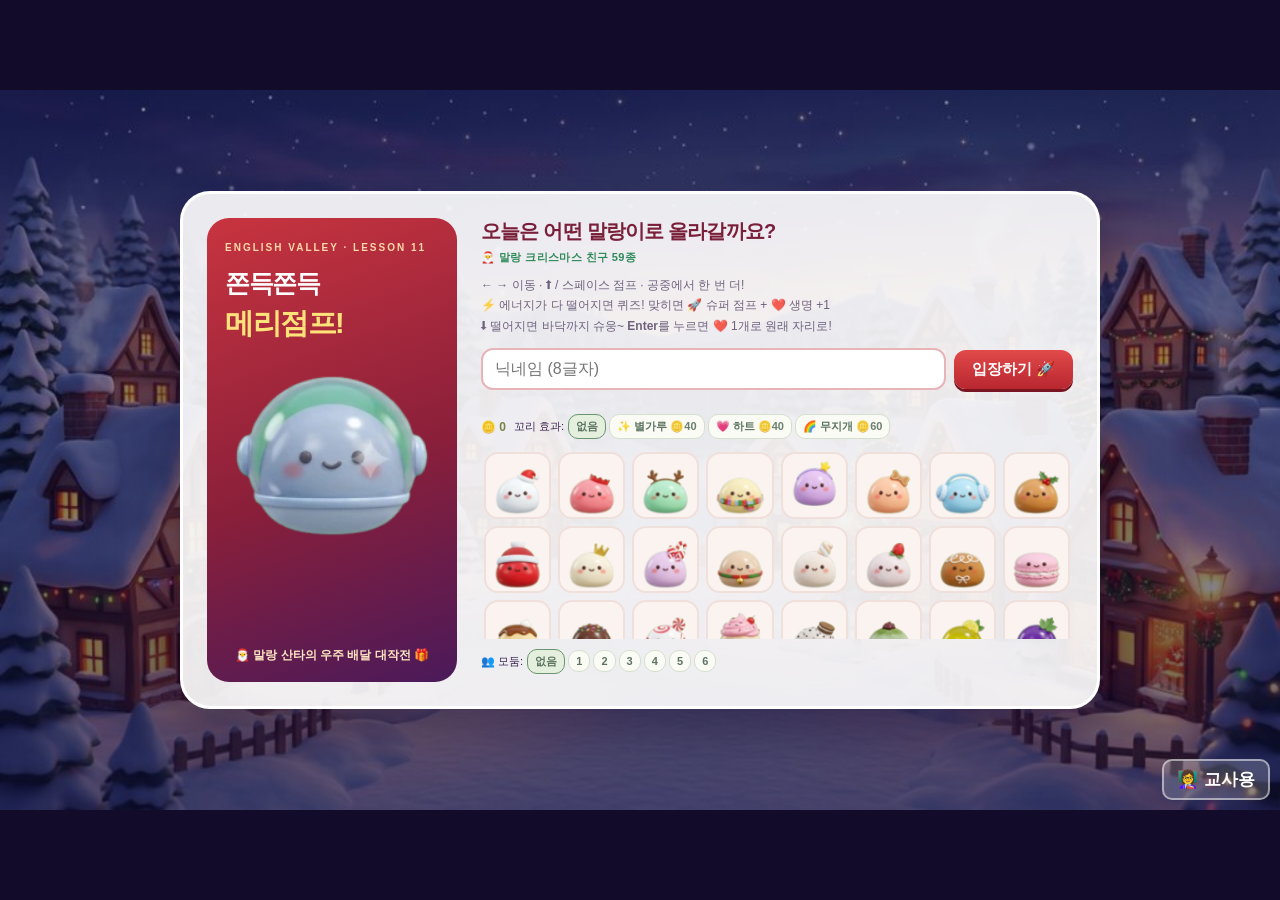
<file: xmas/index.html>
<!DOCTYPE html>
<html lang="ko">
<head>
<meta charset="utf-8">
<meta name="viewport" content="width=device-width,initial-scale=1,maximum-scale=1,user-scalable=no">
<title>쫀득쫀득 메리점프! · 말랑 산타의 우주 배달 대작전</title>
<link rel="icon" type="image/png" href="icon64.png?v=1">
<link rel="apple-touch-icon" href="icon180.png?v=1">
<style>
*{box-sizing:border-box;margin:0;padding:0}
html,body{height:100%;background:#0d0b1f;overflow:hidden;font-family:"Malgun Gothic","Apple SD Gothic Neo",sans-serif;color:#fff;-webkit-user-select:none;user-select:none}
.hidden{display:none!important}
#stage{position:absolute;left:50%;top:50%;transform:translate(-50%,-50%);width:min(100vw,177.78vh);height:min(56.25vw,100vh);background:#000;overflow:hidden}
#cv{position:absolute;inset:0;width:100%;height:100%;display:block}
.u{font-size:calc(var(--u,1)*16px)}
.hud{position:absolute;left:0;right:0;top:0;display:flex;gap:calc(var(--u)*8px);padding:calc(var(--u)*8px);pointer-events:none;align-items:flex-start;font-size:calc(var(--u)*16px)}
.chip{background:rgba(20,16,50,.62);border:2px solid rgba(255,255,255,.35);border-radius:calc(var(--u)*14px);padding:calc(var(--u)*5px) calc(var(--u)*12px);font-weight:700;backdrop-filter:blur(2px);white-space:nowrap}
.chip.gold{color:#ffe27a}
#hudTimer{font-size:calc(var(--u)*26px);min-width:calc(var(--u)*92px);text-align:center;letter-spacing:1px}
#hudTimer.warn{color:#ff7a7a;animation:bl .5s infinite alternate}
@keyframes bl{to{opacity:.45}}
.sp{flex:1}
.energy{width:calc(var(--u)*150px);height:calc(var(--u)*14px);background:rgba(0,0,0,.45);border-radius:9px;overflow:hidden;margin-top:calc(var(--u)*4px)}
#eFill{height:100%;width:100%;background:linear-gradient(90deg,#ffd23f,#ff9a3c);transition:width .15s}
#eFill.low{background:#ff5a5a}
#retryBtn{position:absolute;left:50%;bottom:calc(var(--u)*44px);transform:translateX(-50%);z-index:6;pointer-events:auto;white-space:nowrap}
#phase{position:absolute;left:0;right:0;bottom:calc(var(--u)*8px);text-align:center;font-size:calc(var(--u)*15px);font-weight:700;text-shadow:0 2px 4px #000;pointer-events:none}
#center{position:absolute;left:0;right:0;top:34%;text-align:center;font-size:calc(var(--u)*96px);font-weight:900;color:#fff;text-shadow:0 4px 0 #6a4fc0,0 0 24px rgba(255,255,255,.6);pointer-events:none}
#center.small{font-size:calc(var(--u)*34px);top:40%}
#toast{position:absolute;left:50%;top:calc(var(--u)*64px);transform:translateX(-50%);background:rgba(30,24,70,.88);border:2px solid #ffe27a;padding:calc(var(--u)*8px) calc(var(--u)*18px);border-radius:calc(var(--u)*20px);font-size:calc(var(--u)*17px);font-weight:700;opacity:0;transition:opacity .25s;pointer-events:none;white-space:nowrap}
#toast.show{opacity:1}
.btn{font-family:inherit;font-weight:800;border:0;border-radius:calc(var(--u)*14px);padding:calc(var(--u)*10px) calc(var(--u)*22px);font-size:calc(var(--u)*18px);cursor:pointer;color:#2a1c5a;background:linear-gradient(#fff3b8,#ffd23f);box-shadow:0 4px 0 #b8860b}
.btn:active{transform:translateY(3px);box-shadow:0 1px 0 #b8860b}
.btn.sm{font-size:calc(var(--u)*13px);padding:calc(var(--u)*5px) calc(var(--u)*10px);border-radius:10px;box-shadow:0 3px 0 #b8860b;pointer-events:auto}
.btn.ghost{background:rgba(255,255,255,.14);color:#fff;box-shadow:none;border:2px solid rgba(255,255,255,.35)}
/* 입장 */
#join{position:absolute;inset:0;background:radial-gradient(circle at 30% 20%,#4b3b9a,#1a1442 70%);display:flex;align-items:center;justify-content:center;z-index:5}
#join .card{width:min(94vw,760px);max-height:96vh;overflow:auto;background:rgba(255,255,255,.1);border:2px solid rgba(255,255,255,.3);border-radius:24px;padding:22px 26px;text-align:center}
#join h1{font-size:clamp(24px,4.2vw,38px);margin-bottom:4px;text-shadow:0 3px 0 #6a4fc0}
#join p{opacity:.85;margin-bottom:12px;font-size:clamp(13px,1.9vw,16px)}
#nameInput{width:min(52%,300px);font-size:20px;font-family:inherit;padding:9px 14px;border-radius:14px;border:3px solid #ffe27a;text-align:center;color:#2a1c5a}
.namerow{display:flex;gap:10px;justify-content:center;align-items:center;margin-bottom:6px}
#skinGrid{display:grid;grid-template-columns:repeat(10,1fr);gap:6px;margin:8px 0 14px;max-height:230px;overflow-y:auto}
.skin{background:rgba(255,255,255,.14);border:3px solid transparent;border-radius:12px;padding:2px;cursor:pointer}
.skin.sel{border-color:#ffe27a;background:rgba(255,226,122,.3)}
.skin{position:relative}
.skin canvas{width:100%;display:block}
.skin.locked canvas{filter:grayscale(.85) brightness(.75)}
.skin .lock{position:absolute;left:0;right:0;bottom:0;font-size:11px;font-weight:800;background:rgba(0,0,0,.55);border-radius:0 0 9px 9px;color:#ffe27a}
#join .shop{display:flex;flex-wrap:wrap;gap:6px;justify-content:center;align-items:center;margin:2px 0 8px;font-size:13px}
#join .shop b{font-size:15px;color:#ffe27a;margin-right:4px}
#join .shop button{font-family:inherit;font-weight:800;font-size:13px;border-radius:10px;border:2px solid rgba(255,255,255,.35);background:rgba(255,255,255,.12);color:#fff;padding:3px 9px;cursor:pointer}
#join .shop button.sel{border-color:#ffe27a;background:rgba(255,226,122,.3)}
#join .shop i{font-style:normal;opacity:.9}
.hud2{position:absolute;left:calc(var(--u)*8px);top:calc(var(--u)*50px);display:flex;flex-direction:column;align-items:flex-start;gap:calc(var(--u)*6px);pointer-events:none;font-size:calc(var(--u)*15px)}
.hud2 .chip{font-size:calc(var(--u)*15px)}
#hudItem{border-color:#9be4ff;color:#d6f4ff;animation:bl .6s infinite alternate}
#feed{position:absolute;left:calc(var(--u)*10px);bottom:calc(var(--u)*34px);display:flex;flex-direction:column;gap:calc(var(--u)*5px);pointer-events:none}
#feed div{background:rgba(30,24,70,.8);border:2px solid rgba(255,255,255,.4);border-radius:calc(var(--u)*14px);padding:calc(var(--u)*4px) calc(var(--u)*12px);font-size:calc(var(--u)*15px);font-weight:700;animation:feedin .25s ease-out,feedout .4s 3s forwards;width:fit-content}
@keyframes feedin{from{transform:translateX(-30px);opacity:0}}
@keyframes feedout{to{opacity:0}}
#joinMsg{min-height:22px;color:#ffb3b3;font-weight:700;margin-bottom:4px}
#joinBtn{font-size:20px;padding:10px 24px}
#tBtn{position:absolute;right:10px;bottom:10px;z-index:9}
/* 퀴즈 */
#quiz{position:absolute;inset:0;background:rgba(10,8,34,.72);display:flex;align-items:center;justify-content:center;z-index:4}
#quiz .box{width:80%;background:#fffaf0;color:#2a1c5a;border-radius:calc(var(--u)*24px);padding:calc(var(--u)*20px) calc(var(--u)*26px);border:4px solid #ffd23f;box-shadow:0 10px 0 rgba(0,0,0,.25)}
#qTag{font-weight:800;color:#a6571f;font-size:calc(var(--u)*15px)}
#qQ{font-size:calc(var(--u)*25px);font-weight:800;margin:calc(var(--u)*6px) 0 calc(var(--u)*2px);white-space:pre-wrap;line-height:1.35}
#qKo{font-size:calc(var(--u)*16px);color:#6b5aa8;margin-bottom:calc(var(--u)*10px);min-height:calc(var(--u)*20px)}
#qChoices{display:grid;gap:calc(var(--u)*9px)}
#qChoices button{font-family:inherit;text-align:left;font-size:calc(var(--u)*21px);font-weight:700;padding:calc(var(--u)*10px) calc(var(--u)*16px);border-radius:calc(var(--u)*14px);border:3px solid #cdbff5;background:#fff;color:#2a1c5a;cursor:pointer}
#qChoices button b{display:inline-block;width:calc(var(--u)*28px);height:calc(var(--u)*28px);line-height:calc(var(--u)*28px);text-align:center;border-radius:50%;background:#6a4fc0;color:#fff;margin-right:calc(var(--u)*12px);font-size:calc(var(--u)*16px)}
#qChoices button:hover:not(:disabled){border-color:#6a4fc0}
#qChoices button.ok{background:#b8f5c3;border-color:#2e9e4a}
#qChoices button.no{background:#ffc9c9;border-color:#d04a4a}
#qFeed{min-height:calc(var(--u)*26px);margin-top:calc(var(--u)*8px);font-weight:800;font-size:calc(var(--u)*18px)}
/* 결과 */
#result{position:absolute;inset:0;background:rgba(10,8,34,.82);display:flex;align-items:center;justify-content:center;z-index:6;text-align:center}
#result .box{background:rgba(255,255,255,.12);border:3px solid #ffe27a;border-radius:24px;padding:calc(var(--u)*14px) calc(var(--u)*22px);width:90%;max-height:96%;overflow:auto;display:grid;grid-template-columns:1.25fr 1fr;gap:calc(var(--u)*6px) calc(var(--u)*20px);text-align:left}
#result .box>h2,#result .box>#myRank{grid-column:1/3;text-align:center}
#podium{width:100%;display:block}
#awards{font-size:calc(var(--u)*15px);font-weight:700;line-height:1.55;color:#fff3a8}
#reviewBtn{margin-top:calc(var(--u)*8px);font-size:calc(var(--u)*14px);padding:calc(var(--u)*6px) calc(var(--u)*14px)}
#review{margin-top:calc(var(--u)*6px);font-size:calc(var(--u)*13px);background:rgba(0,0,0,.35);border-radius:12px;padding:calc(var(--u)*8px) calc(var(--u)*10px);max-height:calc(var(--u)*150px);overflow:auto}
#review .rv{padding:3px 0;border-bottom:1px solid rgba(255,255,255,.2)}
#result h2{font-size:calc(var(--u)*30px);margin-bottom:2px}
#myRank{font-size:calc(var(--u)*17px);color:#ffe27a;font-weight:800;margin-bottom:4px}
#rankList{text-align:left;list-style:none;font-size:calc(var(--u)*16px);font-weight:700}
#rankList li{padding:3px 8px;border-radius:8px}
#rankList li.me{background:rgba(255,226,122,.3)}
/* 교사 */
#teacher{position:absolute;inset:0;background:#f4f0ff;color:#2a1c5a;overflow:auto;z-index:8;padding:16px}
#teacher h1{font-size:26px;margin-bottom:10px}
.tgrid{display:grid;grid-template-columns:minmax(320px,420px) 1fr;gap:16px;align-items:start}
@media(max-width:820px){.tgrid{grid-template-columns:1fr}}
.panel{background:#fff;border-radius:18px;padding:16px;box-shadow:0 4px 14px rgba(70,40,150,.15)}
#tTime{font-size:64px;font-weight:900;text-align:center;letter-spacing:2px;color:#4b3b9a}
#tState{text-align:center;font-weight:800;margin-bottom:8px}
.row{display:flex;gap:10px;justify-content:center;margin:10px 0;flex-wrap:wrap}
.tb{font-family:inherit;font-weight:800;font-size:18px;border:0;border-radius:14px;padding:12px 18px;cursor:pointer;background:#6a4fc0;color:#fff}
.tb.g{background:#2e9e4a}.tb.r{background:#d04a4a}.tb.o{background:#e08a1a}.tb.x{background:#8a84a8}
table{width:100%;border-collapse:collapse}
th,td{padding:7px 8px;text-align:left;border-bottom:1px solid #e3dcf7;font-size:16px}
th{background:#ece6ff}
.tgrid.twide{margin-top:16px;grid-template-columns:1fr 1fr}@media(max-width:820px){.tgrid.twide{grid-template-columns:1fr}}.twide table td:first-child{max-width:340px}
.evrow button:disabled{opacity:.4;cursor:not-allowed}
.chips span{display:inline-block;background:#ece6ff;border-radius:12px;padding:3px 10px;margin:3px;font-weight:700}

/* Plush Friends / November 2026 */
html,body{background:#e9eee7}
#join{background:radial-gradient(ellipse at 16% 22%,#f9f4df 0,transparent 52%),radial-gradient(ellipse at 90% 90%,#d9eadb 0,transparent 50%),#f3f5ed;color:#354e43}
#join .card{position:relative;display:grid;grid-template-columns:250px 1fr;gap:24px;width:920px;max-width:96%;max-height:94%;padding:24px;background:rgba(255,255,255,.8);border:1px solid #fff;border-radius:30px;box-shadow:0 20px 65px #3d684b16;text-align:left}
.entry-art{position:relative;min-height:360px;background:linear-gradient(150deg,#e7f2df,#eff3e9 60%,#f4ecd7);border-radius:22px;padding:24px 18px;overflow:hidden}
.eyebrow{font-size:10px;letter-spacing:2px;font-weight:800;color:#67866b}
#join h1{font-size:25px;line-height:1.5;letter-spacing:-1.5px;margin-top:12px;text-shadow:none;color:#48614b}#join h1 strong{font-size:29px;color:#225d43}
.hero-friend{position:absolute;left:10px;right:10px;top:130px;height:230px;background-image:url('mallang2.webp?v=1');background-size:300% 200%;background-position:0 0;background-repeat:no-repeat;animation:plushFloat 4s ease-in-out infinite}
.art-caption{position:absolute;bottom:18px;left:0;right:0;text-align:center;font-size:12px;color:#68866e;font-weight:700}
@keyframes plushFloat{50%{transform:translateY(-6px) rotate(-2deg)}}
.entry-heading{font-size:20px;font-weight:900;letter-spacing:-.8px;margin-bottom:10px}.entry-heading span{display:block;font-size:11px;color:#699674;letter-spacing:.4px;margin-top:5px}
#join p{font-size:12px;line-height:1.7;color:#6d7d72;margin-bottom:12px}
#nameInput{background:#fff;border:2px solid #c5d9c6;border-radius:12px;font-size:16px;min-width:0;flex:1;text-align:left;padding:10px 12px;color:#354e43}
.namerow{justify-content:stretch;gap:8px}.btn,#joinBtn{color:white;background:#43815b;box-shadow:0 3px 0 #2b6042;border-radius:12px;font-size:15px;padding:10px 18px}.btn:active{box-shadow:0 1px 0 #2b6042}.btn.ghost{color:#3b6547;background:#ffffffbd;border:1px solid #c4d5c4}
#skinGrid{grid-template-columns:repeat(6,1fr);max-height:160px;gap:7px;padding:3px;margin:10px 0;scrollbar-color:#c5d9c6 transparent;scrollbar-width:thin}.skin{border:2px solid #e4e9de;background:#f6f7f0;border-radius:14px;transition:background .2s,border-color .2s,transform .2s}.skin:hover{transform:translateY(-2px);background:#eef4e6}.skin.sel{border-color:#539267;background:#e4f0dd;box-shadow:0 2px 8px #43815b20}.skin[data-i="138"],.skin[data-i="139"],.skin[data-i="140"],.skin[data-i="141"],.skin[data-i="142"],.skin[data-i="143"]{background-color:#edf3e5}
#join .shop{font-size:11px;justify-content:flex-start;gap:4px}#join .shop b{font-size:12px;color:#7b8148}#join .shop button{color:#5c7360;border:1px solid #d5dfce;background:#fafbf5;font-size:11px;padding:4px 7px}#join .shop button.sel{border-color:#69966e;background:#e4efdd}#joinMsg{font-size:12px;min-height:16px;color:#a65c47;margin:2px 0}
.chip{background:rgba(34,66,50,.83);border-color:#ffffff80;border-radius:14px;box-shadow:0 2px 6px #172b2820;backdrop-filter:blur(6px)}
#quiz{background:rgba(25,47,37,.62);backdrop-filter:blur(5px)}#quiz .box{background:#fcfcf5;border:3px solid #d1e2bc;color:#354e43;box-shadow:0 15px 55px #183b3640}#qTag{color:#5c8964}#qQ{font-size:calc(var(--u)*23px)}#qKo{color:#7b8e72}#qChoices{grid-template-columns:1fr 1fr}#qChoices button{border:2px solid #dce5d3;font-size:calc(var(--u)*18px);color:#354e43;min-height:calc(var(--u)*64px)}#qChoices button b{background:#6c9575}#qChoices button:hover:not(:disabled){border-color:#6c9575}#qChoices button.ok{background:#d7efd1;border-color:#69a062}#qFeed{font-size:calc(var(--u)*17px)}
#teacher{background:#f2f5ed;color:#354e43}.panel{box-shadow:0 4px 15px #3b684615}.tb{background:#538564}th,.chips span{background:#e5eddf}#tTime{color:#43815b}
@media(max-width:700px){#join .card{grid-template-columns:170px 1fr;gap:14px;padding:14px}.entry-art{padding:16px 10px;min-height:300px}#join h1{font-size:19px}#join h1 strong{font-size:21px}.hero-friend{top:100px;height:165px}.entry-heading{font-size:16px}#join p{font-size:10px}#skinGrid{max-height:115px}.eyebrow{font-size:8px;letter-spacing:1px}#nameInput,#joinBtn{font-size:12px}#join .shop{font-size:9px}}


/* Christmas · 2026-11 */
html,body{background:#120c2a}
#join{background:url('bg/0.jpg') center/cover no-repeat;color:#fff}
#join::before{content:'';position:absolute;inset:0;background:linear-gradient(180deg,rgba(18,10,48,.35),rgba(18,10,48,.6))}
#join .card{background:rgba(255,255,255,.9);border:3px solid #fff;box-shadow:0 20px 60px rgba(10,0,40,.45);color:#3a2350}
.entry-art{background:linear-gradient(160deg,#c8343f,#8a1f3a 55%,#4a1a5a);color:#fff}
.eyebrow{color:#ffd9a8}#join h1{color:#fff}#join h1 strong{color:#ffe27a}
.hero-friend{background-image:url('mallang2.webp?v=1');background-size:800% 800%;background-position:0 0;top:120px;height:auto;width:min(200px,86%);aspect-ratio:1/1;left:0;right:0;margin:0 auto}
.art-caption{color:#ffe7c2}
.entry-heading{color:#7a1f3a}.entry-heading span{color:#2f8a5a}
#join p{color:#5a4a6a}
#nameInput{border-color:#e7b4b8;color:#3a2350}
.btn,#joinBtn{background:linear-gradient(#e24a4a,#b8262f);box-shadow:0 3px 0 #7a1420}.btn:active{box-shadow:0 1px 0 #7a1420}
.btn.ghost{color:#fff;background:rgba(255,255,255,.18);border:2px solid rgba(255,255,255,.5)}
#skinGrid{grid-template-columns:repeat(8,1fr);max-height:190px}
.skin{background:#fbf3f0;border-color:#f0e0dc}.skin.sel{border-color:#d83a3a;background:#ffe3e3}
.chip{background:rgba(70,16,40,.78);border-color:rgba(255,230,200,.6)}
#hudEnergy{border-color:#ffe27a}
.energy{width:calc(var(--u)*170px)!important;height:calc(var(--u)*16px)!important}
#eFill{background:linear-gradient(90deg,#ffe27a,#ff9a3c,#ff5a7a)}
#eFill.low{background:#ff4a4a;animation:bl .4s infinite alternate}
#quiz{background:rgba(30,8,30,.6)}#quiz .box{background:#fffaf5;border:4px solid #e24a4a;color:#3a2350;box-shadow:0 0 0 6px #2f8a5a,0 18px 50px rgba(0,0,0,.4)}#qTag{color:#c8343f}
#retryBtn{font-size:calc(var(--u)*20px);animation:bl .6s infinite alternate}
#teacher{background:#fbf3ef;color:#3a2350}.tb{background:#2f8a5a}#tTime{color:#c8343f}th,.chips span{background:#fbe3df}

#gshop{position:absolute;inset:0;z-index:30;display:flex;align-items:center;justify-content:center;background:rgba(20,8,30,.45)}
#gshop.hidden{display:none}
#gshop .box{background:#fffaf5;border:4px solid #e24a4a;box-shadow:0 0 0 6px #2f8a5a,0 18px 50px rgba(0,0,0,.4);border-radius:calc(var(--u)*20px);padding:calc(var(--u)*16px) calc(var(--u)*20px);color:#3a2350;width:calc(var(--u)*560px);font-size:calc(var(--u)*15px)}
#gshop h3{margin:0 0 calc(var(--u)*4px);font-size:calc(var(--u)*22px);display:flex;justify-content:space-between;align-items:center}
#gshop .sub{color:#7a6a8a;font-size:calc(var(--u)*13px);margin-bottom:calc(var(--u)*10px)}
#gshop .items{display:grid;grid-template-columns:repeat(3,1fr);gap:calc(var(--u)*8px)}
#gshop .it{border:2px solid #f0dcd6;background:#fff;border-radius:calc(var(--u)*14px);padding:calc(var(--u)*8px);text-align:center;cursor:pointer;font-weight:800;color:#3a2350;font-size:calc(var(--u)*15px)}
#gshop .it small{display:block;font-weight:600;color:#7a6a8a;font-size:calc(var(--u)*11px);margin-top:2px}
#gshop .it b{display:inline-block;margin-top:calc(var(--u)*4px);background:#fff3c4;border-radius:99px;padding:1px calc(var(--u)*8px);color:#8a5a00}
#gshop .it.on{border-color:#2f8a5a;background:#eafaf0}#gshop .it.no{opacity:.45}
#gshop .it:hover{transform:translateY(-2px)}
#gshop .msg{min-height:calc(var(--u)*20px);margin-top:calc(var(--u)*8px);font-weight:700;color:#c8343f;text-align:center}
#gshop .x{border:0;background:#eee;border-radius:10px;padding:4px 12px;font-weight:800;cursor:pointer}
</style>
</head>
<body>
<div id="stage" class="u">
  <canvas id="cv" width="960" height="540"></canvas>

  <div id="join">
    <div class="card">
      <div class="entry-art"><div class="eyebrow">ENGLISH VALLEY · LESSON 11</div><h1>쫀득쫀득<br><strong>메리점프!</strong></h1><div class="hero-friend" aria-hidden="true"></div><div class="art-caption">🎅 말랑 산타의 우주 배달 대작전 🎁</div></div><div class="entry-content"><div class="entry-heading">오늘은 어떤 말랑이로 올라갈까요?<span>🎅 말랑 크리스마스 친구 59종</span></div>
      <p>← → 이동 · ⬆ / 스페이스 점프 · 공중에서 한 번 더!<br>⚡ 에너지가 다 떨어지면 퀴즈! 맞히면 🚀 슈퍼 점프 + ❤️ 생명 +1<br>⬇ 떨어지면 바닥까지 슈웅~ <b>Enter</b>를 누르면 ❤️ 1개로 원래 자리로!</p>
      <div class="namerow"><input id="nameInput" maxlength="8" placeholder="닉네임 (8글자)" autocomplete="off"><button class="btn" id="joinBtn">입장하기 🚀</button></div>
      <div id="joinMsg"></div>
      <div class="shop"><b id="coinNow">🪙 0</b><span>꼬리 효과:</span><span id="trailRow"><button type="button" data-k="0" data-p="0">없음<i></i></button> <button type="button" data-k="1" data-p="40">✨ 별가루<i></i></button> <button type="button" data-k="2" data-p="40">💗 하트<i></i></button> <button type="button" data-k="3" data-p="60">🌈 무지개<i></i></button></span></div>
      <div id="skinGrid"></div>
      <div class="shop"><span>👥 모둠:</span><span id="teamRow"><button type="button" data-k="0">없음</button> <button type="button" data-k="1">1</button> <button type="button" data-k="2">2</button> <button type="button" data-k="3">3</button> <button type="button" data-k="4">4</button> <button type="button" data-k="5">5</button> <button type="button" data-k="6">6</button></span></div>
    </div></div>
    <button class="btn sm ghost" id="tBtn">👩‍🏫 교사용</button>
  </div>

  <div id="game" class="hidden">
    <div class="hud">
      <div class="chip" id="hudH">📏 0 m</div>
      <div class="chip gold" id="hudScore">⭐ 0점</div>
      <div class="chip" id="hudLife">❤️❤️❤️🤍🤍</div>
      <div class="sp"></div>
      <div class="chip" id="hudTimer">--:--</div>
      <div class="chip" id="hudN">👥 1명</div>
      <button class="btn sm ghost" id="muteBtn">🔊</button>
      <button class="btn sm ghost" id="tBtn2">👩‍🏫</button>
    </div>
    <div class="hud2">
      <div class="chip" id="hudEnergy">⚡ <span class="energy" style="display:inline-block;vertical-align:middle;margin:0 0 0 4px"><div id="eFill"></div></span></div>
      <div class="chip" id="hudCoin">🪙 0</div>
      <button class="btn sm" id="shopBtn" tabindex="-1">🛍 상점 (B)</button>
      <div class="chip gold hidden" id="hudRank"></div>
      <div class="chip hidden" id="hudChase"></div>
      <div class="chip hidden" id="hudCombo"></div>
      <div class="chip hidden" id="hudItem"></div>
    </div>
    <div id="feed"></div>
    <div id="phase"></div>
    <button class="btn hidden" id="retryBtn" type="button">❤️ 생명 1개 쓰고 원래 자리로 올라가기 (Enter)</button>
    <div id="center" class="hidden"></div>
    <div id="toast"></div>
  </div>

  <div id="quiz" class="hidden"><div class="box">
    <div id="qTag"></div><div id="qQ"></div><div id="qKo"></div>
    <div id="qChoices"></div><div id="qFeed"></div>
  </div></div>

  <div id="result" class="hidden"><div class="box">
    <h2>🏁 게임 끝!</h2><div id="myRank"></div>
    <div><canvas id="podium" width="720" height="260"></canvas><div id="awards"></div></div>
    <div><ol id="rankList"></ol><button class="btn" id="reviewBtn" type="button">📝 틀린 문제 복습</button><div id="review" class="hidden"></div></div>
  </div></div>
</div>

<div id="teacher" class="hidden">
  <h1>👩‍🏫 선생님 화면 · 쫀득쫀득 메리점프! (Lesson 11) <button class="tb x" id="toStudent" style="font-size:14px;padding:6px 12px;margin-left:10px">🎮 학생 화면으로</button></h1>
  <div class="tgrid">
    <div class="panel">
      <div id="tState">연습 시간</div>
      <div id="tTime">05:00</div>
      <div class="row">
        <button class="tb o" id="tMinus">➖ 1분</button>
        <button class="tb o" id="tPlus">➕ 1분</button>
      </div>
      <div class="row">
        <button class="tb g" id="tStart">▶ 출발!</button>
        <button class="tb r" id="tEnd">⏹ 끝내기</button>
        <button class="tb x" id="tReset">↺ 연습 시간으로</button>
      </div>
      <div class="row">
        <button class="tb x" id="tKick">🧹 새로 고침 (학생 모두 내보내기)</button>
      </div>
      <div id="tNote" style="text-align:center;color:#6b5aa8;font-size:14px;margin-top:6px">출발 전에는 학생들이 자유롭게 연습할 수 있어요. 시간은 연습 중·게임 중 모두 1분씩 바꿀 수 있어요.</div>
      <div id="tN" style="text-align:center;font-weight:800;margin-top:10px">접속 0명</div>
      <h3 style="margin:14px 0 4px;text-align:center">🎉 전체 이벤트 <span style="font-weight:400;font-size:12px;color:#6b5aa8">(게임 중에만)</span></h3>
      <div class="row evrow">
        <button class="tb o" id="evGold">⚡ 골든타임 30초<br><small>점수 2배</small></button>
        <button class="tb o" id="evMoon">🌙 달나라 중력 20초<br><small>둥실둥실</small></button>
        <button class="tb o" id="evBalloon">🎈 모두 풍선<br><small>다 같이 둥실</small></button>
      </div>
      <div id="tEv" style="text-align:center;font-weight:800;color:#d04a4a;min-height:22px"></div>
    </div>
    <div class="panel">
      <h3 style="margin-bottom:8px">🏆 실시간 순위 <span style="font-weight:400;font-size:13px;color:#6b5aa8">(점수 = 최고 높이 m + 정답 × 30 + 이벤트 보너스)</span></h3>
      <div id="tLobby" class="chips"></div>
      <table><thead><tr><th>등수</th><th>이름</th><th>점수</th><th>정답</th><th>최고 높이</th></tr></thead><tbody id="tBody"></tbody></table>
    </div>
  </div>
  <div class="tgrid twide">
    <div class="panel">
      <h3 style="margin-bottom:8px">📝 많이 틀린 문제 TOP 5</h3>
      <table><thead><tr><th>문제</th><th>정답</th><th>틀린 횟수</th></tr></thead><tbody id="tWrong"></tbody></table>
    </div>
    <div class="panel">
      <h3 style="margin-bottom:8px">👥 모둠 점수 <span style="font-weight:400;font-size:13px;color:#6b5aa8">(모둠 구성원 점수 합계)</span></h3>
      <table><thead><tr><th>모둠</th><th>합계</th><th>인원</th></tr></thead><tbody id="tTeams"></tbody></table>
    </div>
  </div>
</div>
<script src="questions.js?v=1"></script>
<script src="game.js?v=7"></script>
</body>
</html>
</file>
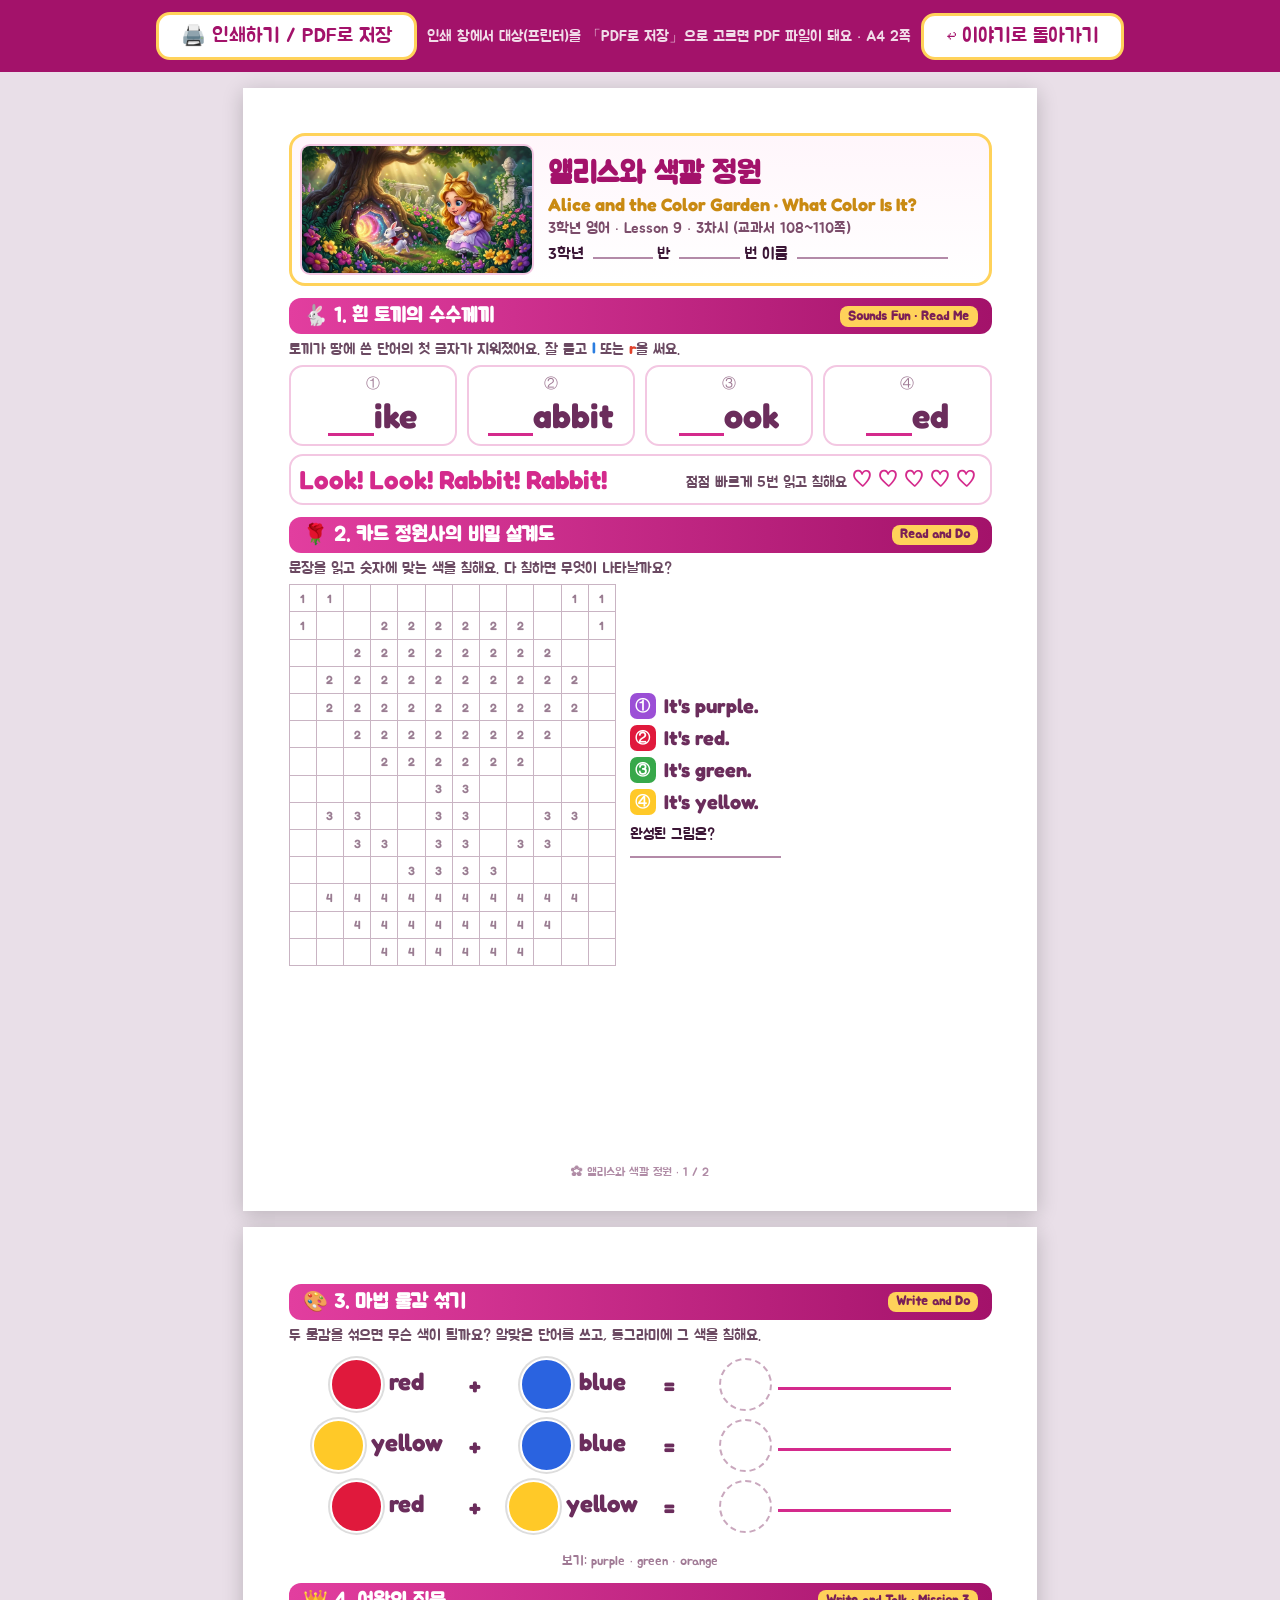
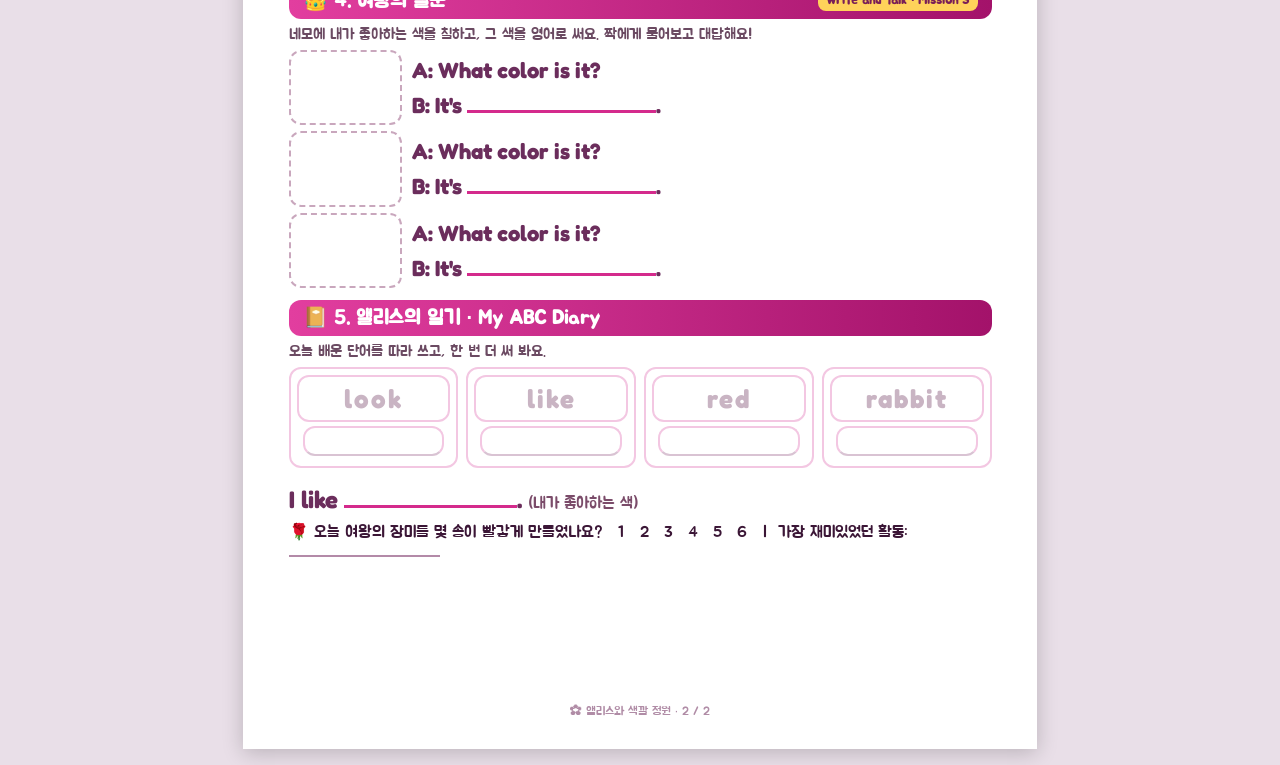
<file: alice-color/worksheet.html>
<!doctype html>
<html lang="ko"><head><meta charset="utf-8"><title>앨리스와 색깔 정원 학습지</title>
<link rel="preconnect" href="https://fonts.googleapis.com"><link rel="stylesheet" href="https://fonts.googleapis.com/css2?family=Jua&family=Fredoka:wght@500;600;700&display=swap">
<style>
@page{size:A4;margin:12mm}
*{box-sizing:border-box;-webkit-print-color-adjust:exact;print-color-adjust:exact}
body{margin:0;background:#e9dfe8;font-family:'Jua',sans-serif;color:#3b1636}
.bar{position:sticky;top:0;z-index:5;display:flex;gap:10px;justify-content:center;align-items:center;padding:12px;background:#a3126a;color:#fff;font-size:18px}
.bar button{font:inherit;font-size:20px;padding:8px 22px;border-radius:14px;border:3px solid #ffd25a;background:#fff;color:#a3126a;cursor:pointer}
.bar small{opacity:.85}
.page{width:210mm;min-height:297mm;margin:16px auto;background:#fff;padding:12mm;box-shadow:0 4px 20px #0003;position:relative;overflow:hidden}
.page+.page{page-break-before:always}
.head{display:flex;gap:14px;align-items:center;border:3px solid #ffd25a;border-radius:16px;padding:8px;background:linear-gradient(180deg,#fff6fb,#fff)}
.head img{width:62mm;height:34.6mm;object-fit:cover;border-radius:10px;border:2px solid #f3c7e2}
.head h1{margin:0;font-size:30px;color:#a3126a}
.head .en{font:700 18px 'Fredoka';color:#c98a12}
.head .meta{font-size:15px;color:#7b4c6a;margin-top:4px}
.name{margin-top:6px;font-size:16px}
.name span{display:inline-block;border-bottom:2px solid #b38aa8;min-width:16mm;margin:0 4px}
.name span.w{min-width:40mm}
h2{font-size:20px;color:#fff;background:linear-gradient(90deg,#e23e9f,#a3126a);border-radius:12px;padding:5px 14px;margin:12px 0 6px;display:flex;align-items:center;gap:8px}
h2 .bk{margin-left:auto;font-size:13px;background:#ffd25a;color:#7a1f57;border-radius:8px;padding:2px 8px}
.desc{font-size:15px;color:#6b4a62;margin:0 0 6px}
.row{display:flex;gap:10px;align-items:stretch}
.card{flex:1;border:2.5px solid #f3c7e2;border-radius:14px;padding:8px;text-align:center}
.card .n{font-size:14px;color:#a07a95}
.card .w{font:700 34px 'Fredoka';color:#6b2d5c;margin-top:2px}
.card .w u{display:inline-block;width:12mm;text-decoration:none;border-bottom:3px solid #d42a8c;height:34px;vertical-align:bottom}
.hearts{font-size:24px;letter-spacing:6px;color:#d42a8c}
.readme{font:700 26px 'Fredoka';color:#d42a8c}
.pixarea{display:flex;gap:14px;align-items:center}
table.pix{border-collapse:collapse}
table.pix td{width:7.2mm;height:7.2mm;border:1px solid #c9b4c3;text-align:center;font:600 12px 'Fredoka';color:#9a7d92}
.legend div{font:700 20px 'Fredoka';color:#6b2d5c;margin:6px 0;display:flex;align-items:center;gap:8px;white-space:nowrap}
.legend i{display:inline-grid;place-items:center;width:26px;height:26px;border-radius:7px;color:#fff;font-style:normal;font-size:15px}
.ans{margin-top:10px;font-size:15px}
.ans span{display:inline-block;border-bottom:2px solid #b38aa8;min-width:40mm}
.mix{width:100%;border-collapse:separate;border-spacing:0 6px}
.mix td{font:700 24px 'Fredoka';color:#6b2d5c;text-align:center}
.dot{display:inline-block;width:14mm;height:14mm;border-radius:50%;vertical-align:middle;border:2px solid #fff;box-shadow:0 0 0 2px #ddd}
.blank{display:inline-block;width:46mm;border-bottom:3px solid #d42a8c;height:30px}
.circle{display:inline-block;width:14mm;height:14mm;border-radius:50%;border:2.5px dashed #c9a7bd;vertical-align:middle}
.box{font-size:13px;color:#a07a95;text-align:center}
.qa{display:flex;gap:10px;margin:6px 0;align-items:center}
.paint{width:30mm;height:20mm;border:2.5px dashed #c9a7bd;border-radius:12px;flex:none}
.qa .t{font:700 22px 'Fredoka';color:#6b2d5c}
.qa .t .blank{width:50mm}
.diary{display:grid;grid-template-columns:repeat(4,1fr);gap:8px}
.diary div{border:2.5px solid #f3c7e2;border-radius:12px;padding:6px;text-align:center}
.diary .m{font:700 26px 'Fredoka';color:#c9b4c3;letter-spacing:2px}
.diary .line{border-bottom:2px solid #d9c3d3;height:30px;margin:4px 6px}
.like{font:700 24px 'Fredoka';color:#6b2d5c;margin-top:10px}
.roses{font-size:16px;margin-top:8px}
.foot{position:absolute;bottom:8mm;left:12mm;right:12mm;font-size:12px;color:#b08ca6;text-align:center}
.bgimg{width:100%;height:26mm;object-fit:cover;border-radius:12px;margin:6px 0}
@media print{body{background:#fff}.bar{display:none}.page{margin:0;box-shadow:none;width:auto;min-height:auto;height:272mm}}
</style></head><body>
<div class="bar"><button onclick="window.print()">🖨️ 인쇄하기 / PDF로 저장</button><small>인쇄 창에서 대상(프린터)을 「PDF로 저장」으로 고르면 PDF 파일이 돼요 · A4 2쪽</small><button onclick="history.length>1?history.back():location.href='./'">↩ 이야기로 돌아가기</button></div>

<div class="page">
  <div class="head"><img src="img/scene1.webp" alt=""><div><h1>앨리스와 색깔 정원</h1><div class="en">Alice and the Color Garden · What Color Is It?</div><div class="meta">3학년 영어 · Lesson 9 · 3차시 (교과서 108~110쪽)</div><div class="name">3학년 <span></span>반 <span></span>번 이름 <span class="w"></span></div></div></div>

  <h2>🐇 1. 흰 토끼의 수수께끼 <span class="bk">Sounds Fun · Read Me</span></h2>
  <p class="desc">토끼가 땅에 쓴 단어의 첫 글자가 지워졌어요. 잘 듣고 <b style="color:#2a7de0">l</b> 또는 <b style="color:#e0402a">r</b>을 써요.</p>
  <div class="row"><div class="card"><div class="n">①</div><div class="w"><u></u>ike</div></div><div class="card"><div class="n">②</div><div class="w"><u></u>abbit</div></div><div class="card"><div class="n">③</div><div class="w"><u></u>ook</div></div><div class="card"><div class="n">④</div><div class="w"><u></u>ed</div></div></div>
  <div class="row" style="margin-top:8px"><div class="card" style="display:flex;align-items:center;justify-content:space-between;text-align:left"><span class="readme">Look! Look! Rabbit! Rabbit!</span><span><span class="desc">점점 빠르게 5번 읽고 칠해요 </span><span class="hearts">♡♡♡♡♡</span></span></div></div>

  <h2>🌹 2. 카드 정원사의 비밀 설계도 <span class="bk">Read and Do</span></h2>
  <p class="desc">문장을 읽고 숫자에 맞는 색을 칠해요. 다 칠하면 무엇이 나타날까요?</p>
  <div class="pixarea"><table class="pix" id="pix"></table>
    <div><div class="legend"><div><i style="background:#9b4fd6">①</i>It's purple.</div><div><i style="background:#e0193c">②</i>It's red.</div><div><i style="background:#37a84a">③</i>It's green.</div><div><i style="background:#ffc928">④</i>It's yellow.</div></div>
    <div class="ans">완성된 그림은?<br><span></span></div></div></div>
  <div class="foot">✿ 앨리스와 색깔 정원 · 1 / 2</div>
</div>

<div class="page">
  <h2>🎨 3. 마법 물감 섞기 <span class="bk">Write and Do</span></h2>
  <p class="desc">두 물감을 섞으면 무슨 색이 될까요? 알맞은 단어를 쓰고, 동그라미에 그 색을 칠해요.</p>
  <table class="mix">
    <tr><td><span class="dot" style="background:#e0193c"></span> red</td><td>+</td><td><span class="dot" style="background:#2a63e0"></span> blue</td><td>=</td><td><span class="circle"></span> <span class="blank"></span></td></tr>
    <tr><td><span class="dot" style="background:#ffc928"></span> yellow</td><td>+</td><td><span class="dot" style="background:#2a63e0"></span> blue</td><td>=</td><td><span class="circle"></span> <span class="blank"></span></td></tr>
    <tr><td><span class="dot" style="background:#e0193c"></span> red</td><td>+</td><td><span class="dot" style="background:#ffc928"></span> yellow</td><td>=</td><td><span class="circle"></span> <span class="blank"></span></td></tr>
  </table>
  <p class="box">보기: purple · green · orange</p>

  <h2>👑 4. 여왕의 질문 <span class="bk">Write and Talk · Mission 3</span></h2>
  <p class="desc">네모에 내가 좋아하는 색을 칠하고, 그 색을 영어로 써요. 짝에게 물어보고 대답해요!</p>
  <div class="qa"><div class="paint"></div><div class="t">A: What color is it?<br>B: It's <span class="blank"></span>.</div></div>
  <div class="qa"><div class="paint"></div><div class="t">A: What color is it?<br>B: It's <span class="blank"></span>.</div></div>
  <div class="qa"><div class="paint"></div><div class="t">A: What color is it?<br>B: It's <span class="blank"></span>.</div></div>

  <h2>📔 5. 앨리스의 일기 · My ABC Diary</h2>
  <p class="desc">오늘 배운 단어를 따라 쓰고, 한 번 더 써 봐요.</p>
  <div class="diary"><div><div class="m">look</div><div class="line"></div></div><div><div class="m">like</div><div class="line"></div></div><div><div class="m">red</div><div class="line"></div></div><div><div class="m">rabbit</div><div class="line"></div></div></div>
  <div class="like">I like <span class="blank"></span>. <span style="font:16px 'Jua';color:#7b4c6a">(내가 좋아하는 색)</span></div>
  <div class="roses">🌹 오늘 여왕의 장미를 몇 송이 빨갛게 만들었나요? &nbsp; 1 &nbsp; 2 &nbsp; 3 &nbsp; 4 &nbsp; 5 &nbsp; 6 &nbsp;&nbsp;|&nbsp; 가장 재미있었던 활동: <span style="display:inline-block;border-bottom:2px solid #b38aa8;min-width:40mm"></span></div>

  <div class="foot">✿ 앨리스와 색깔 정원 · 2 / 2</div>
</div>
<script>
const PIX=["110000000011","100222222001","002222222200","022222222220","022222222220","002222222200","000222222000","000003300000","033003300330","003303303300","000033330000","044444444440","004444444400","000444444000"];
document.getElementById('pix').innerHTML=PIX.map(r=>'<tr>'+r.split('').map(c=>'<td>'+(c==='0'?'':c)+'</td>').join('')+'</tr>').join('');
if(new URLSearchParams(location.search).has('print'))addEventListener('load',()=>setTimeout(()=>print(),600));
</script>
</body></html>
</file>
